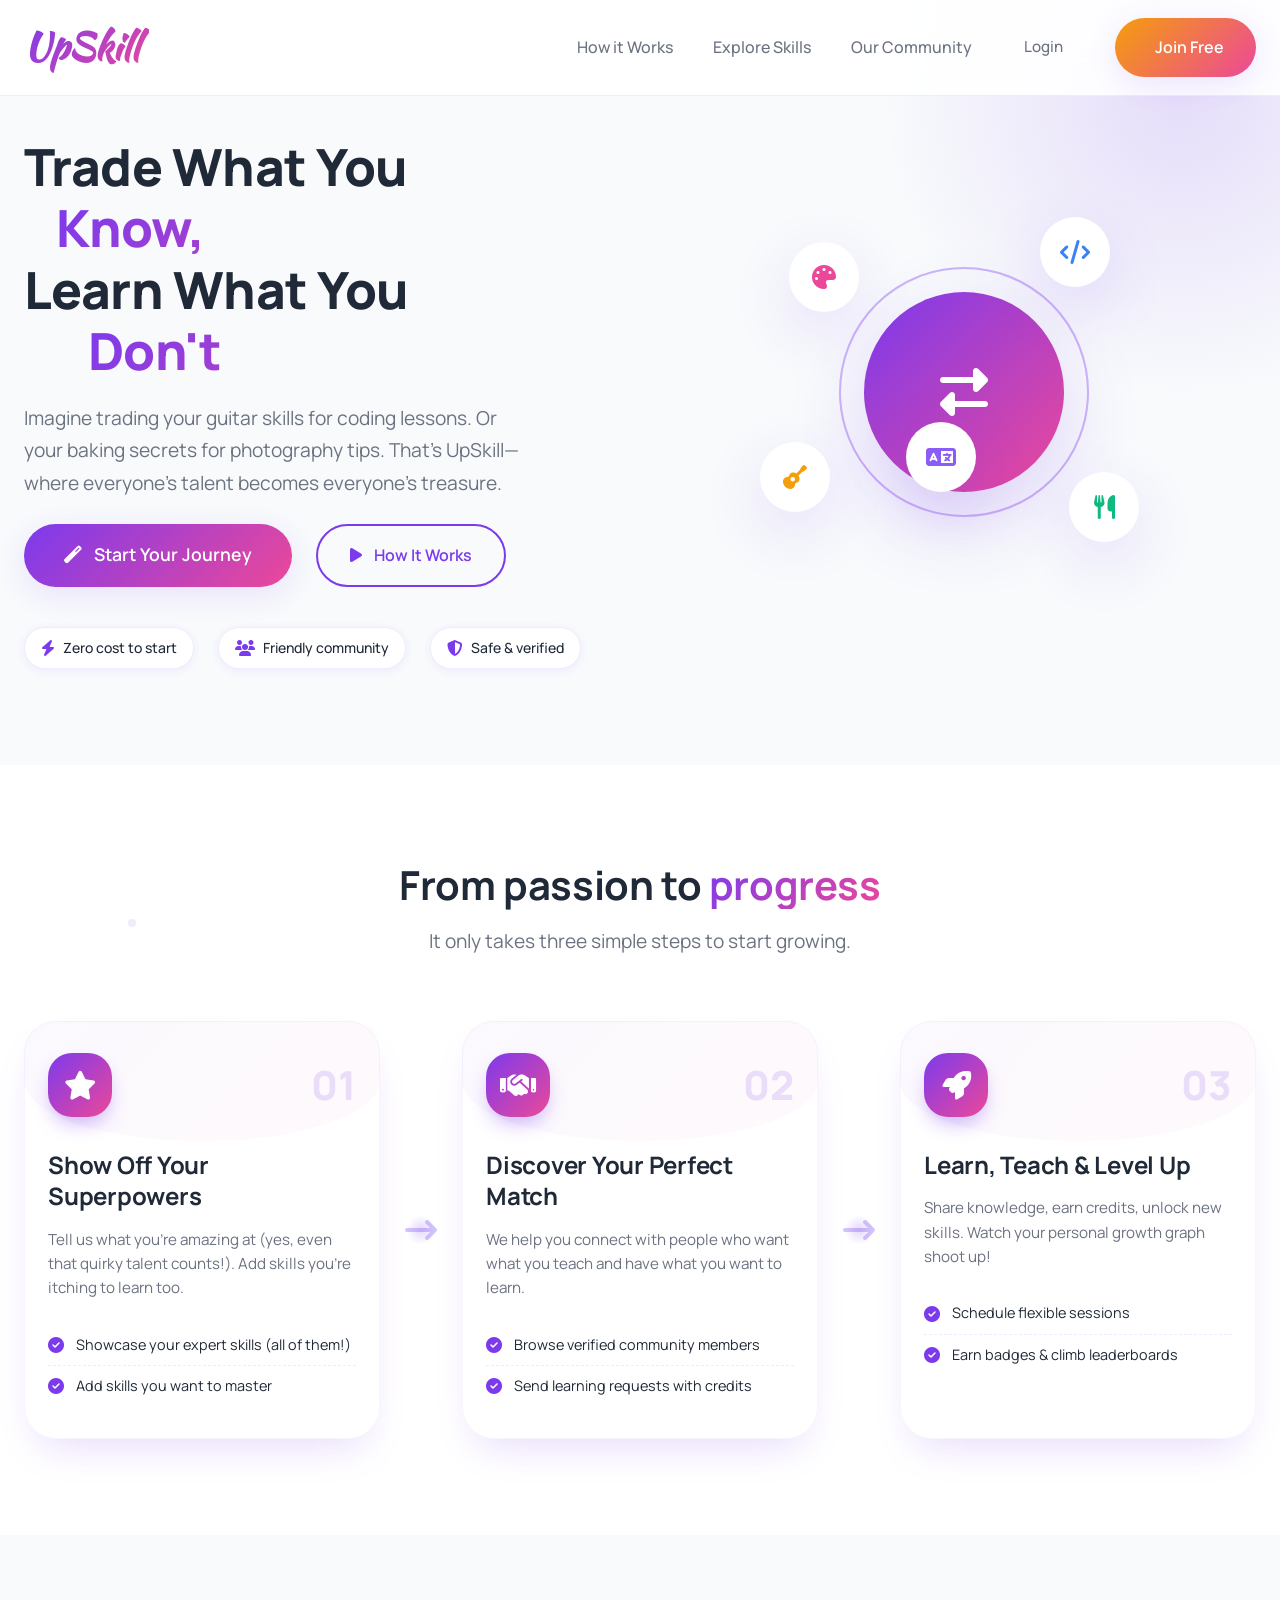
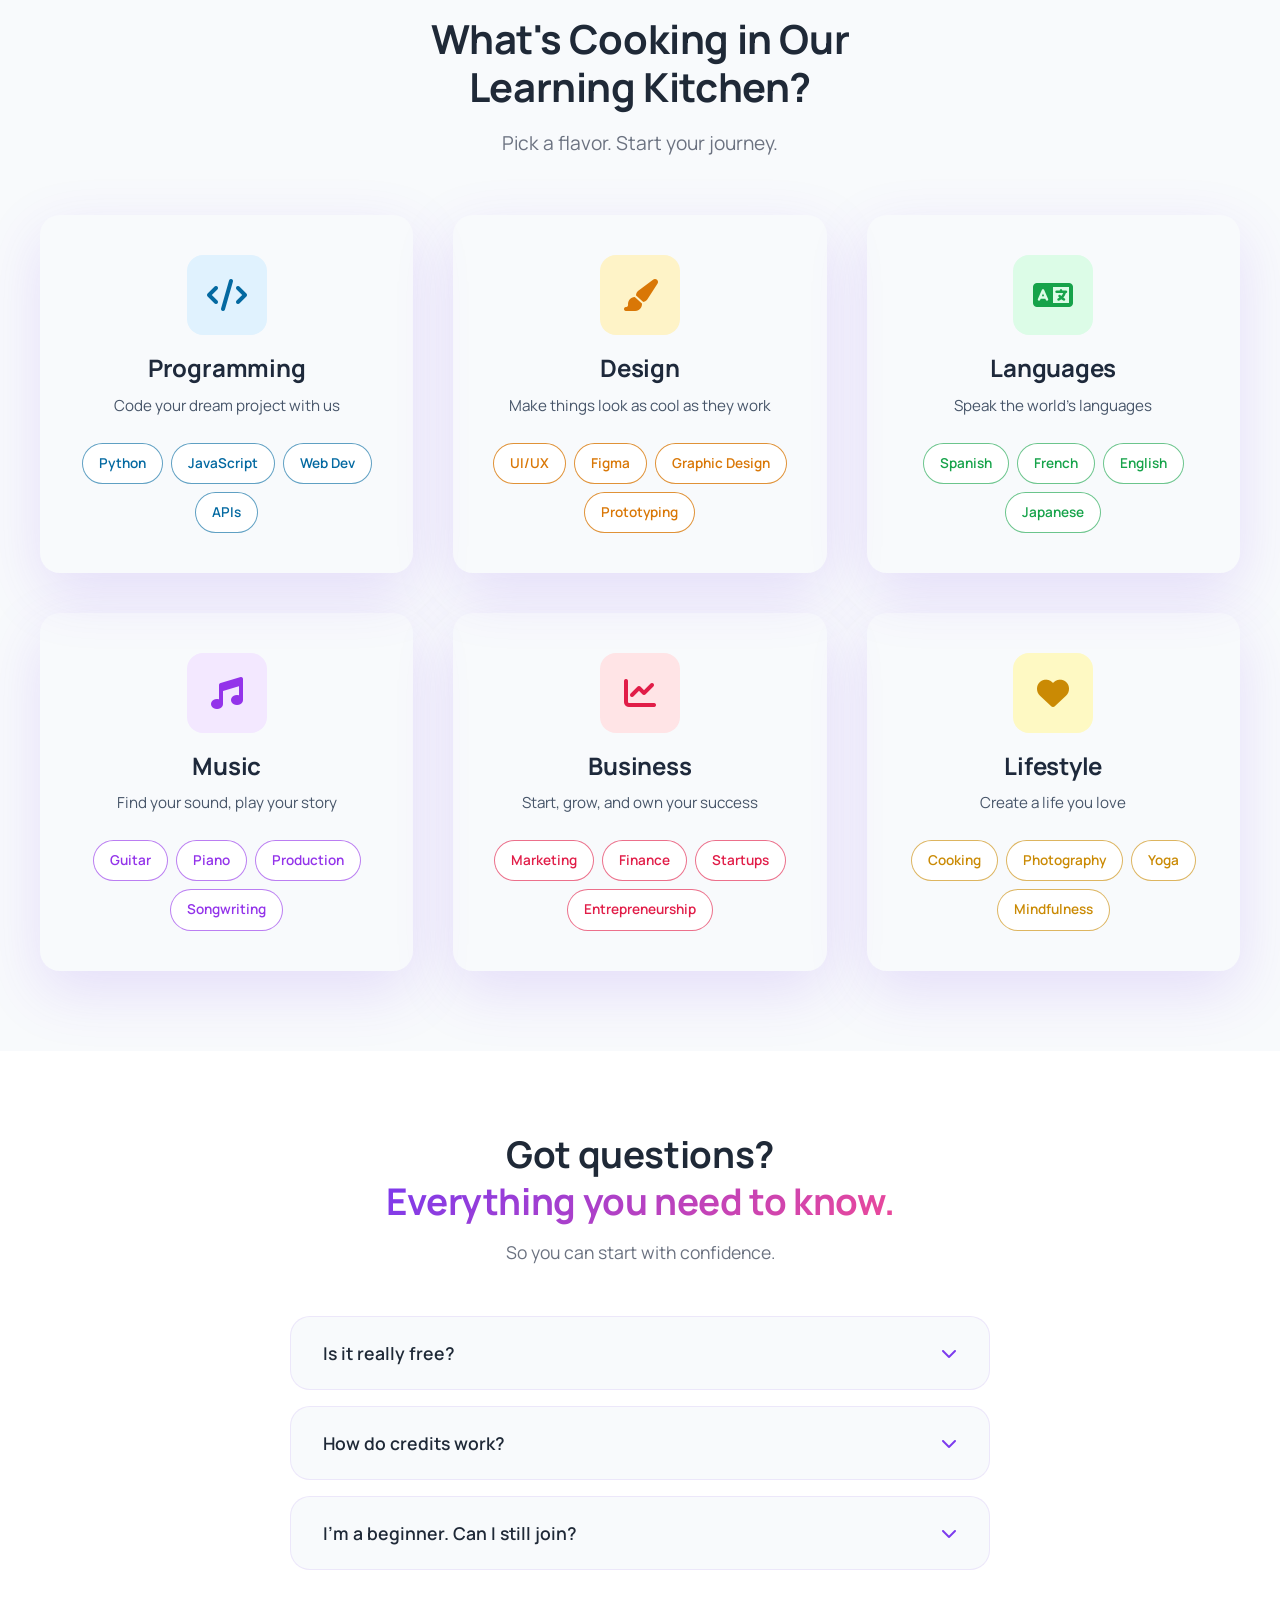
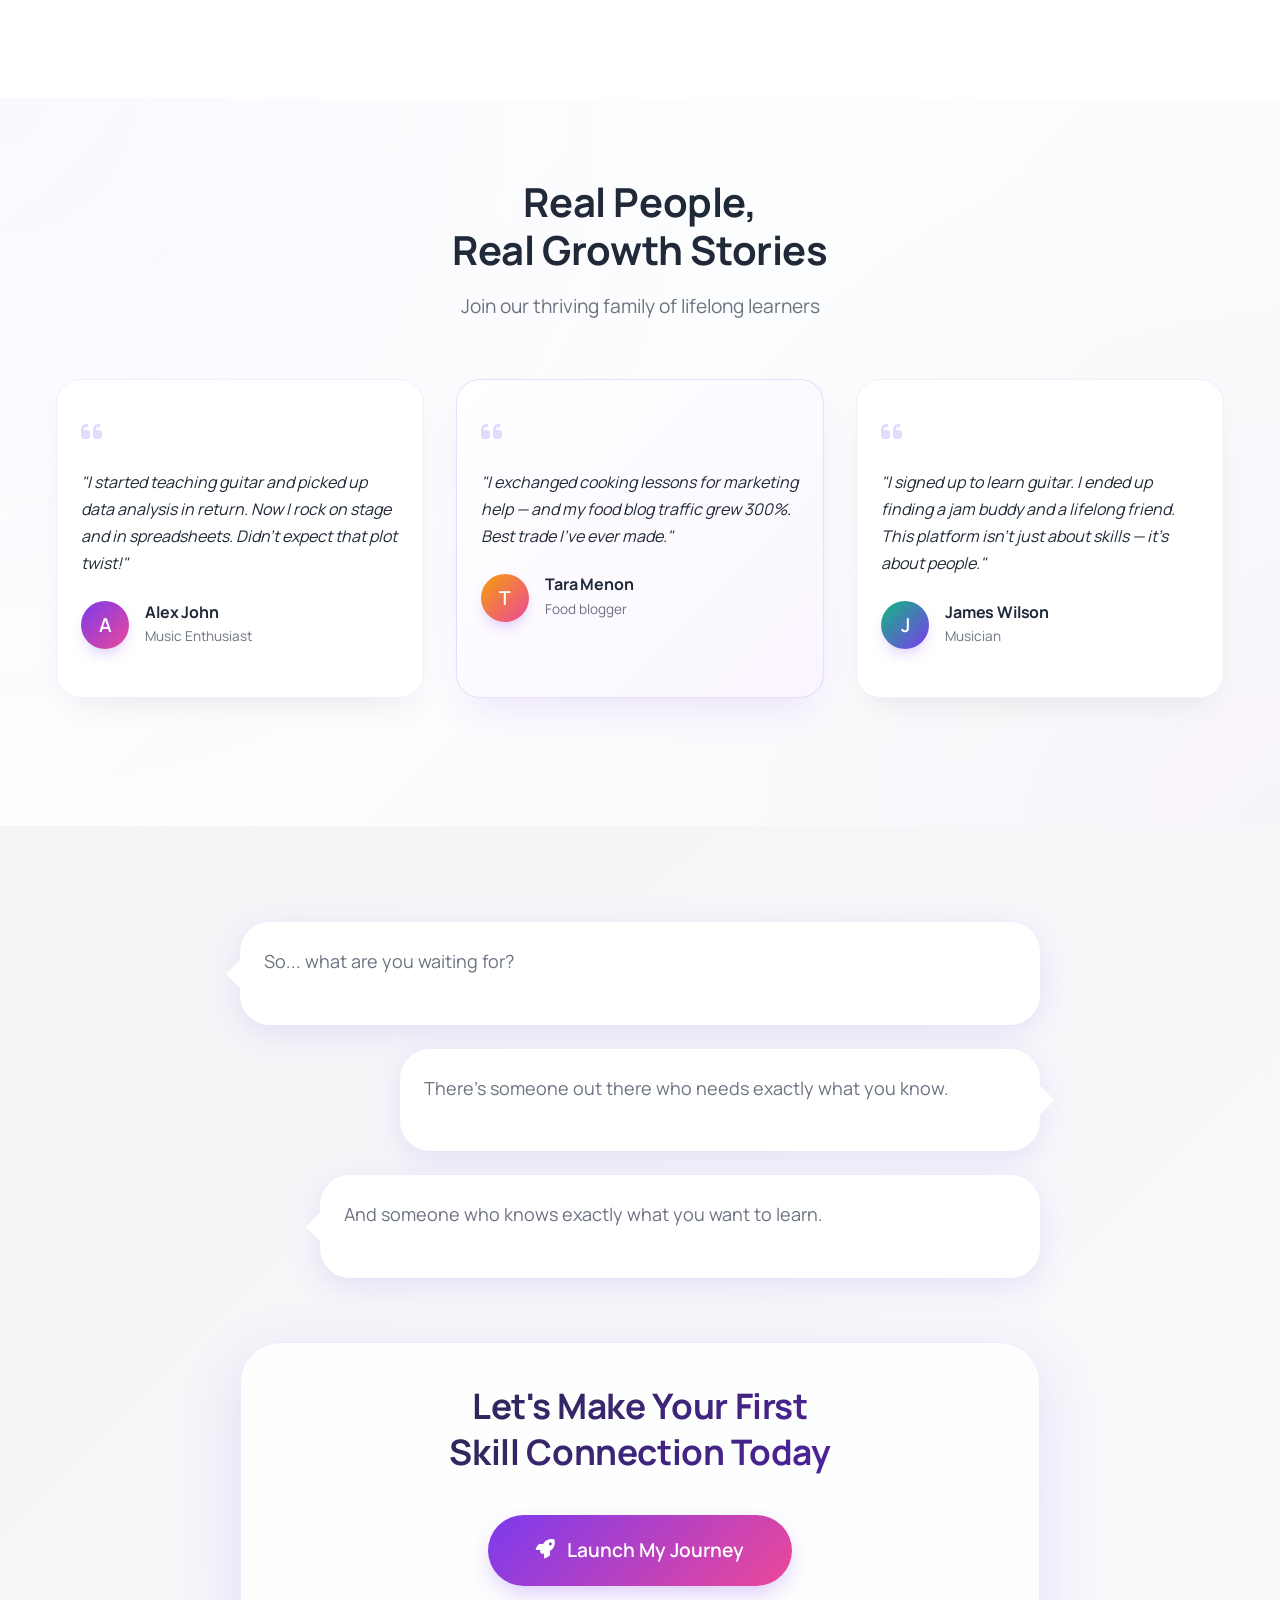
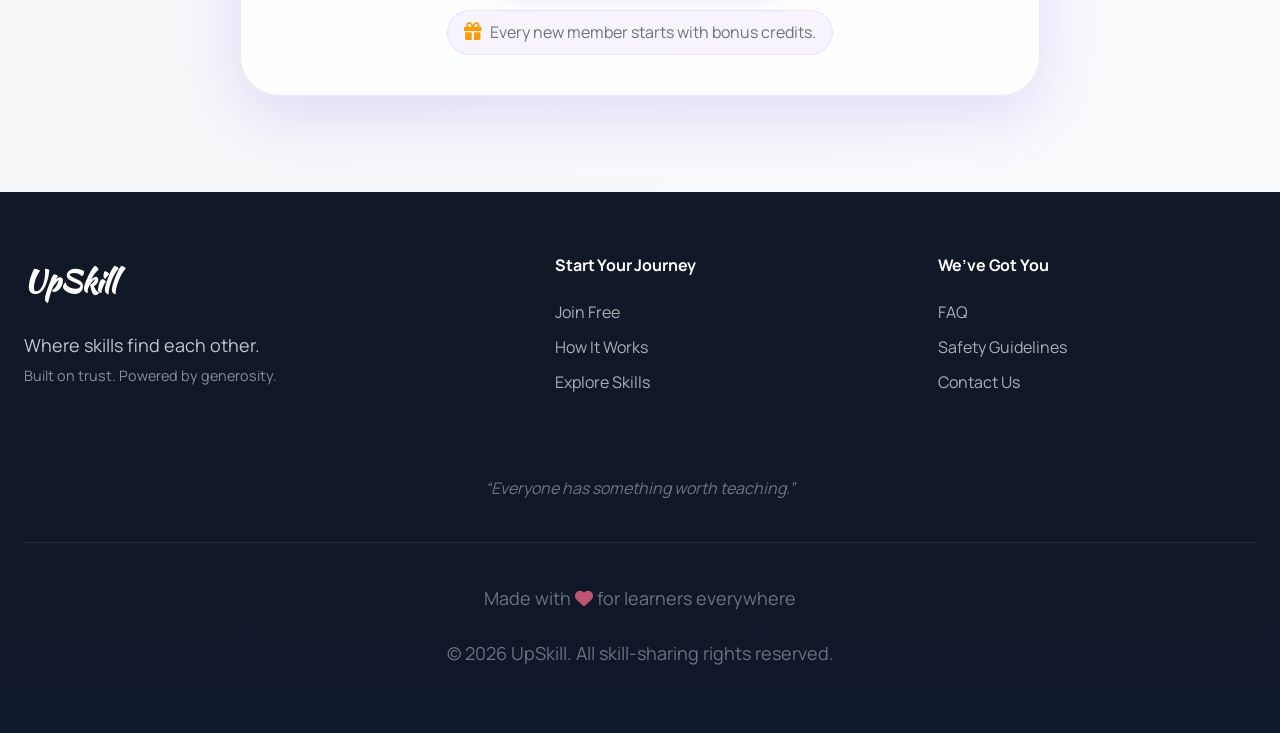
<file: frontend/index.html>
<!DOCTYPE html>
<html lang="en">

<head>
    <meta charset="UTF-8">
    <meta name="viewport" content="width=device-width, initial-scale=1.0">
    <title>UpSkill | Learn from Each Other, Grow Together</title>
    <link rel="stylesheet" href="./css/style.css">
    <!-- Fonts -->
    <link rel="preconnect" href="https://fonts.googleapis.com">
    <link rel="preconnect" href="https://fonts.gstatic.com" crossorigin>
    <link href="https://fonts.googleapis.com/css2?family=Manrope:wght@200..800&display=swap" rel="stylesheet">
    <link href="https://fonts.googleapis.com/css2?family=Kaushan+Script&display=swap" rel="stylesheet">

    <!-- Font Awesome -->
    <link rel="stylesheet" href="https://cdnjs.cloudflare.com/ajax/libs/font-awesome/6.4.0/css/all.min.css">



</head>

<body>
    <!-- Navigation -->
    <nav class="navbar">
        <div class="container">
            <a href="./index.html" class="logo">
    <span class="logo-text">UpSkill</span>
</a>
            <div class="navlinks">
                <a href="#how-it-works" class="nav-link">How it Works</a>
                <a href="#explore" class="nav-link">Explore Skills</a>
                <a href="#community" class="nav-link">Our Community</a>
                <a href="auth.html?mode=login" class="btn-login">Login</a>
                <a href="auth.html?mode=register" class="btn-cta pulse">
                    <i class="fas fa-sparkles"></i> Join Free
                </a>
            </div>
            <button class="menu-toggle" aria-label="Menu">
                <div class="hamburger">
                    <span></span>
                    <span></span>
                    <span></span>
                </div>
            </button>
        </div>
    </nav>

    <!-- ====== HERO SECTION ====== -->
    <section class="hero">
        <div class="container">
            <!-- Left Content -->
            <div class="hero-content">
                <h1 class="hero-title">
                    <span class="title-line">Trade What You</span>
                    <span class="title-line highlight">Know,</span>
                    <span class="title-line">Learn What You</span>
                    <span class="title-line highlight">Don't</span>
                </h1>

                <p class="hero-subtitle">
                    Imagine trading your guitar skills for coding lessons.
                    Or your baking secrets for photography tips.
                    That's UpSkill—where everyone's talent becomes everyone's treasure.
                </p>

                <div class="hero-actions">
                    <a href="auth.html?signup=true" class="btn-primary btn-hero">
                        <i class="fas fa-magic"></i> Start Your Journey
                    </a>
                    <a href="#how-it-works" class="btn-secondary">
                        <i class="fas fa-play"></i> How It Works
                    </a>
                </div>

                <div class="hero-features">
                    <div class="feature-chip">
                        <i class="fas fa-bolt"></i>
                        <span>Zero cost to start</span>
                    </div>
                    <div class="feature-chip">
                        <i class="fas fa-users"></i>
                        <span>Friendly community</span>
                    </div>
                    <div class="feature-chip">
                        <i class="fas fa-shield-alt"></i>
                        <span>Safe & verified</span>
                    </div>
                </div>
            </div>

            <!-- Right Visual - Floating Skill Icons -->
            <!-- Right Visual - Simple Floating Icons -->
            <div class="hero-visual">
                <div class="visual-container">
                    <div class="skill-orb orb-1" data-skill="Design">
                        <i class="fas fa-palette"></i>
                    </div>
                    <div class="skill-orb orb-2" data-skill="Code">
                        <i class="fas fa-code"></i>
                    </div>
                    <div class="skill-orb orb-3" data-skill="Music">
                        <i class="fas fa-guitar"></i>
                    </div>
                    <div class="skill-orb orb-4" data-skill="Cook">
                        <i class="fas fa-utensils"></i>
                    </div>
                    <div class="skill-orb orb-5" data-skill="Languages">
                        <i class="fas fa-language"></i>
                    </div>
                    <div class="central-circle">
                        <div class="pulse-ring"></div>
                        <div class="pulse-ring delay-1"></div>
                        <i class="fas fa-exchange-alt"></i>
                    </div>
                </div>
            </div>
        </div>
    </section>

    <!-- ====== HOW IT WORKS  ====== -->
    <section id="how-it-works" class="how-it-works-premium">
        <div class="container">
            <div class="section-header">
                <h2 class="section-title">
                    From passion to <span class="text-gradient">progress</span>
                </h2>
                <p class="section-subtitle">
                    It only takes three simple steps to start growing.
                </p>
            </div>

            <div class="steps-container">
                <!-- Step 1 -->
                <div class="step-card">
                    <div class="step-bg"></div>
                    <div class="step-content">
                        <div class="step-media">
                            <div class="icon-wrapper">
                                <i class="fas fa-star"></i>
                            </div>
                            <div class="step-number">01</div>
                        </div>
                        <h3>Show Off Your Superpowers</h3>
                        <p class="step-description">
                            Tell us what you're amazing at (yes, even that quirky talent counts!). Add skills you're
                            itching to learn too.
                        </p>
                        <ul class="step-list">
                            <li><i class="fas fa-circle-check"></i> Showcase your expert skills (all of them!)</li>
                            <li><i class="fas fa-circle-check"></i> Add skills you want to master</li>
                        </ul>
                    </div>
                </div>

                <!-- Arrow -->
                <div class="step-arrow">
                    <i class="fas fa-arrow-right-long"></i>
                    <div class="arrow-glow"></div>
                </div>

                <!-- Step 2 -->
                <div class="step-card">
                    <div class="step-bg"></div>
                    <div class="step-content">
                        <div class="step-media">
                            <div class="icon-wrapper">
                                <i class="fas fa-handshake"></i>
                            </div>
                            <div class="step-number">02</div>
                        </div>
                        <h3>Discover Your Perfect Match</h3>
                        <p class="step-description">
                            We help you connect with people who want what you teach and have what you want to learn.
                        </p>
                        <ul class="step-list">
                            <li><i class="fas fa-circle-check"></i> Browse verified community members</li>
                            <li><i class="fas fa-circle-check"></i> Send learning requests with credits</li>
                        </ul>
                    </div>
                </div>

                <!-- Arrow -->
                <div class="step-arrow">
                    <i class="fas fa-arrow-right-long"></i>
                    <div class="arrow-glow"></div>
                </div>

                <!-- Step 3 -->
                <div class="step-card">
                    <div class="step-bg"></div>
                    <div class="step-content">
                        <div class="step-media">
                            <div class="icon-wrapper">
                                <i class="fas fa-rocket"></i>
                            </div>
                            <div class="step-number">03</div>
                        </div>
                        <h3>Learn, Teach & Level Up</h3>
                        <p class="step-description">
                            Share knowledge, earn credits, unlock new skills. Watch your personal growth graph shoot up!
                        </p>
                        <ul class="step-list">
                            <li><i class="fas fa-circle-check"></i> Schedule flexible sessions</li>
                            <li><i class="fas fa-circle-check"></i> Earn badges & climb leaderboards</li>
                        </ul>
                    </div>
                </div>
            </div>

            <!-- Floating decoration -->
            <div class="floating-dots">
                <div class="dot"></div>
                <div class="dot"></div>
                <div class="dot"></div>
            </div>
        </div>
    </section>

<!-- ====== SKILLS SECTION ====== -->
<section id="explore" class="section featured-skills">
    <div class="container">
        <div class="section-header">
            <h2 class="section-title">
                What's Cooking in Our<br>Learning Kitchen?
            </h2>
            <p class="section-subtitle">
                Pick a flavor. Start your journey.
            </p>
        </div>

        <div class="skills-grid">

            <!-- Programming -->
            <div class="skill-card b1">
                <div class="skill-icon card-programming">
                    <i class="fas fa-code"></i>
                </div>
                <h3>Programming</h3>
                <p class="skill-line">Code your dream project with us</p>
                <div class="skill-tags">
                    <span>Python</span>
                    <span>JavaScript</span>
                    <span>Web Dev</span>
                    <span>APIs</span>
                </div>
            </div>

            <!-- Design -->
            <div class="skill-card b2">
                <div class="skill-icon card-design">
                    <i class="fas fa-paint-brush"></i>
                </div>
                <h3>Design</h3>
                <p class="skill-line">Make things look as cool as they work</p>
                <div class="skill-tags">
                    <span>UI/UX</span>
                    <span>Figma</span>
                    <span>Graphic Design</span>
                    <span>Prototyping</span>
                </div>
            </div>

            <!-- Languages -->
            <div class="skill-card b3">
                <div class="skill-icon card-language">
                    <i class="fas fa-language"></i>
                </div>
                <h3>Languages</h3>
                <p class="skill-line">Speak the world's languages</p>
                <div class="skill-tags">
                    <span>Spanish</span>
                    <span>French</span>
                    <span>English</span>
                    <span>Japanese</span>
                </div>
            </div>

            <!-- Music -->
            <div class="skill-card b4">
                <div class="skill-icon card-music">
                    <i class="fas fa-music"></i>
                </div>
                <h3>Music</h3>
                <p class="skill-line">Find your sound, play your story</p>
                <div class="skill-tags">
                    <span>Guitar</span>
                    <span>Piano</span>
                    <span>Production</span>
                    <span>Songwriting</span>
                </div>
            </div>

            <!-- Business -->
            <div class="skill-card b5">
                <div class="skill-icon card-business">
                    <i class="fas fa-chart-line"></i>
                </div>
                <h3>Business</h3>
                <p class="skill-line">Start, grow, and own your success</p>
                <div class="skill-tags">
                    <span>Marketing</span>
                    <span>Finance</span>
                    <span>Startups</span>
                    <span>Entrepreneurship</span>
                </div>
            </div>

            <!-- Lifestyle -->
            <div class="skill-card b6">
                <div class="skill-icon card-lifestyle">
                    <i class="fas fa-heart"></i>
                </div>
                <h3>Lifestyle</h3>
                <p class="skill-line">Create a life you love</p>
                <div class="skill-tags">
                    <span>Cooking</span>
                    <span>Photography</span>
                    <span>Yoga</span>
                    <span>Mindfulness</span>
                </div>
            </div>

        </div>
    </div>
</section>

<!-- ====== FAQ SECTION - VERTICAL ACCORDION ====== -->
<section class="faq-section">
    <div class="container">
        <div class="faq-header">
            <h2 class="faq-title">
                Got questions? <span class="text-gradient">Everything you need to know.</span>
            </h2>
            <p class="faq-subtitle">
                So you can start with confidence.
            </p>
        </div>

        <div class="faq-container">
            <!-- FAQ Item 1 -->
            <div class="faq-item">
                <button class="faq-question">
                    <span>Is it really free?</span>
                    <i class="fas fa-chevron-down"></i>
                </button>
                <div class="faq-answer">
                    <p>Yes! No subscriptions, no hidden fees. Just pure skill exchange — free to join, free to explore, free to connect.</p>
                </div>
            </div>

            <!-- FAQ Item 2 -->
            <div class="faq-item">
                <button class="faq-question">
                    <span>How do credits work?</span>
                    <i class="fas fa-chevron-down"></i>
                </button>
                <div class="faq-answer">
                    <p>Simple! Teach = earn credits. Learn = spend credits. Every skill costs 1 credit — fair for everyone. You get <span class="glow">5 free credits</span> to start!</p>
                </div>
            </div>
            
            <!-- FAQ Item 3 -->
            <div class="faq-item">
                <button class="faq-question">
                    <span>I'm a beginner. Can I still join?</span>
                    <i class="fas fa-chevron-down"></i>
                </button>
                <div class="faq-answer">
                    <p>Absolutely! Everyone starts somewhere. Your fresh perspective might be exactly what someone needs. Plus, teaching helps YOU learn better!</p>
                </div>
            </div>
        </div>
        
        
    </div>
</section>


    <!-- ====== TESTIMONIALS SECTION ====== -->
<section id="community" class="testimonials-section">
    <div class="container">
        <div class="section-header">
            <h2 class="section-title">
                Real People,<br>Real Growth Stories
            </h2>
            <p class="section-subtitle">
                Join our thriving family of lifelong learners
            </p>
        </div>

        <div class="testimonials-grid">
            <!-- Testimonial 1 - Transformation -->
            <div class="testimonial-card">
                <div class="quote-icon">
                    <i class="fas fa-quote-left"></i>
                </div>
                <p class="testimonial-text">
                    "I started teaching guitar and picked up data analysis in return. 
                    Now I rock on stage and in spreadsheets. Didn't expect that plot twist!"
                </p>
                <div class="testimonial-author">
                    <div class="author-avatar" style="background: linear-gradient(135deg, #7C3AED, #EC4899);">
                        <span>A</span>
                    </div>
                    <div class="author-info">
                        <h4>Alex John</h4>
                        <p>Music Enthusiast</p>
                    </div>
                </div>
            </div>

            <!-- Testimonial 2 - Tangible Results -->
            <div class="testimonial-card featured">
                <div class="quote-icon">
                    <i class="fas fa-quote-left"></i>
                </div>
                <p class="testimonial-text">
                    "I exchanged cooking lessons for marketing help — and my food blog traffic grew 300%. 
                    Best trade I've ever made."
                </p>
                <div class="testimonial-author">
                    <div class="author-avatar" style="background: linear-gradient(135deg, #F59E0B, #EC4899);">
                        <span>T</span>
                    </div>
                    <div class="author-info">
                        <h4>Tara Menon</h4>
                        <p>Food blogger</p>
                    </div>
                </div>
                
            </div>

            <!-- Testimonial 3 - Connection -->
            <div class="testimonial-card">
                <div class="quote-icon">
                    <i class="fas fa-quote-left"></i>
                </div>
                <p class="testimonial-text">
                    "I signed up to learn guitar. I ended up finding a jam buddy and a lifelong friend. 
                    This platform isn't just about skills — it's about people."
                </p>
                <div class="testimonial-author">
                    <div class="author-avatar" style="background: linear-gradient(135deg, #10B981, #7C3AED);">
                        <span>J</span>
                    </div>
                    <div class="author-info">
                        <h4>James Wilson</h4>
                        <p>Musician</p>
                    </div>
                </div>
            </div>
        </div>
    </div>
</section>

    
    <!-- Final CTA - Conversation Style -->
    <section class="section final-cta">
        <div class="container">
            <div class="cta-conversation">
                <div class="cta-bubble bubble-1">
                    <div class="bubble-content">
                        <p>So... what are you waiting for?</p>
                    </div>
                </div>

                <div class="cta-bubble bubble-2">
                    <div class="bubble-content">
                        <p>There's someone out there who needs exactly what you know.</p>
                    </div>
                </div>

                <div class="cta-bubble bubble-3">
                    <div class="bubble-content">
                        <p>And someone who knows exactly what you want to learn.</p>
                    </div>
                </div>

               <div class="cta-main">
    <h2>Let's Make Your First<br>Skill Connection Today</h2>
    <div class="cta-actions">
        <a href="auth.html?mode=register" class="btn-cta-large glow-effect">
            <i class="fas fa-rocket"></i> Launch My Journey
        </a>
        <p class="cta-note">
            <i class="fas fa-gift"></i> Every new member starts with bonus credits.
        </p>
    </div>
</div>
            </div>
        </div>
    </section>

    <!-- Footer -->
    <!-- ====== FOOTER ====== -->
<footer class="footer">
    <div class="container">

        <div class="footer-top">
            <!-- Brand Section -->
            <div class="footer-brand">
                <a href="index.html" class="logo">
                    <span>UpSkill</span>
                </a>

                <p class="footer-tagline">
                    Where skills find each other.<br>
                    <span class="soft-note">
                        Built on trust. Powered by generosity.
                    </span>
                </p>
            </div>

            <!-- Links Section -->
            <div class="footer-links">
                <div class="footer-column">
                    <h4>Start Your Journey</h4>
                    <a href="auth.html?mode=register">Join Free</a>
                    <a href="#how-it-works">How It Works</a>
                    <a href="#explore">Explore Skills</a>
                </div>

                <div class="footer-column">
                    <h4>We’ve Got You</h4>
                    <a href="#faq">FAQ</a>
                    <a href="#">Safety Guidelines</a>
                    <a href="#">Contact Us</a>
                </div>
            </div>
        </div>

        <!-- Soft Mission Line -->
        <p class="footer-quote">
            “Everyone has something worth teaching.”
        </p>

        <div class="footer-bottom">
            <p>Made with <i class="fas fa-heart heart-icon"></i> for learners everywhere</p>
            <p class="copyright">
                © 2026 UpSkill. All skill-sharing rights reserved.
            </p>
        </div>

    </div>
</footer>


    <script>
        // FAQ Accordion
const faqItems = document.querySelectorAll('.faq-item');

faqItems.forEach(item => {
    const question = item.querySelector('.faq-question');
    
    question.addEventListener('click', () => {
        // Close other items
        faqItems.forEach(otherItem => {
            if (otherItem !== item && otherItem.classList.contains('active')) {
                otherItem.classList.remove('active');
            }
        });
        
        // Toggle current
        item.classList.toggle('active');
    });
});
    </script>
</body>

</html>
</file>
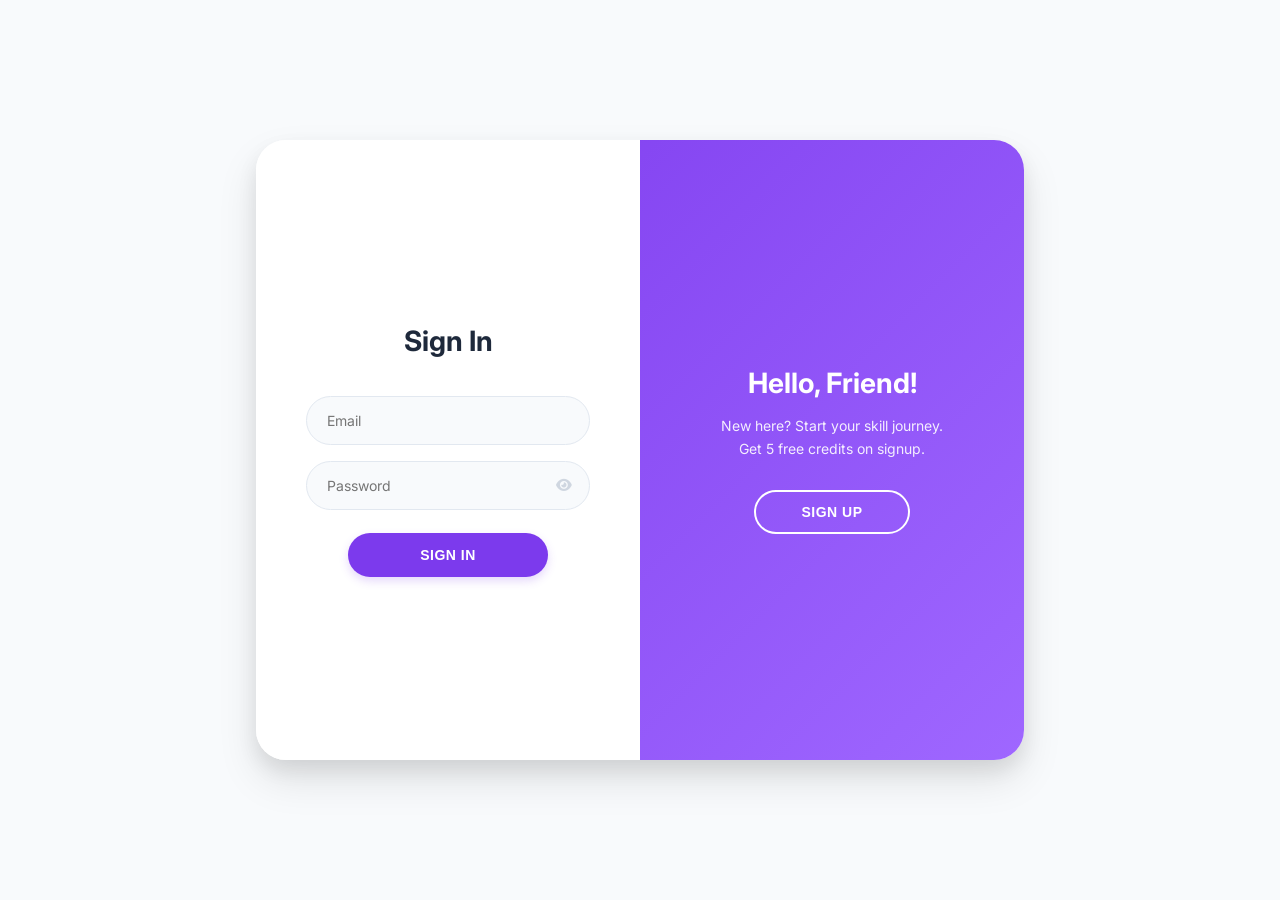
<file: frontend/auth.html>
<!DOCTYPE html>
<html lang="en">

<head>
    <meta charset="UTF-8">
    <meta name="viewport" content="width=device-width, initial-scale=1.0">
    <title>UpSkill · Sign In / Sign Up</title>

    <!-- Fonts & Icons -->
    <link rel="preconnect" href="https://fonts.googleapis.com">
    <link rel="preconnect" href="https://fonts.gstatic.com" crossorigin>
    <link
        href="https://fonts.googleapis.com/css2?family=Inter:opsz,wght@14..32,400;14..32,500;14..32,600;14..32,700&display=swap"
        rel="stylesheet">
    <link rel="stylesheet" href="https://cdnjs.cloudflare.com/ajax/libs/font-awesome/6.4.0/css/all.min.css">


    <link rel="stylesheet" href="../frontend/css/auth.css">

    
</head>

<body>
    <div class="auth-container" id="authContainer">
        <!-- SIGN UP PANEL (left) -->
        <div class="form-container sign-up-container">
            <form action="#" id="registerForm">
                <h1>Create Account</h1>
                <input type="text" id="regName" placeholder="Full Name" required />
                <input type="email" id="regEmail" placeholder="Email" required />
                <div class="password-wrapper">
                    <input type="password" id="regPassword" placeholder="Password" required />
                    <i class="fa-solid fa-eye toggle-password" id="toggleRegPass"></i>
                </div>

                <div class="password-wrapper">
                    <input type="password" id="regConfirmPassword" placeholder="Confirm Password" required />
                    <i class="fa-solid fa-eye toggle-password" id="toggleRegConfirmPass"></i>
                </div>
                <div class="password-rules" id="passwordRules">
                    Password must:
                    <ul>
                        <li id="ruleLength">Be at least 8 characters</li>
                        <li id="ruleUpper">Include one uppercase letter</li>
                        <li id="ruleLower">Include one lowercase letter</li>
                        <li id="ruleNumber">Include one number</li>
                    </ul>
                </div>
                <button type="submit" class="auth-btn">Sign Up</button>
            </form>
        </div>

        <!-- SIGN IN PANEL (right) -->
        <div class="form-container sign-in-container">
            <form action="#" id="loginForm">
                <h1>Sign In</h1>
                <input type="email" id="loginEmail" placeholder="Email" required />
                <div class="password-wrapper">
                    <input type="password" id="loginPassword" placeholder="Password" required />
                    <i class="fa-solid fa-eye toggle-password" id="toggleLoginPass"></i>
                </div>
                <button type="submit" class="auth-btn">Sign In</button>
            </form>
        </div>

        <!-- OVERLAY CONTAINER (the sliding part) -->
        <div class="overlay-container">
            <div class="overlay">
                <!-- LEFT OVERLAY (shown when Sign Up is active) -->
                <div class="overlay-panel overlay-left">
                    <h1>Welcome Back!</h1>
                    <p>Pick up right where you left off.</p>
                    <button class="ghost-btn" id="signInBtn">Sign In</button>
                </div>

                <!-- RIGHT OVERLAY (shown when Sign In is active) -->
                <div class="overlay-panel overlay-right">
                    <h1>Hello, Friend!</h1>
                    <p>New here? Start your skill journey.<br><span class="credit-highlight">Get 5 free credits on
                            signup.</span></p>
                    <button class="ghost-btn" id="signUpBtn">Sign Up</button>
                </div>
            </div>
        </div>
    </div>

    <script>
    // Toggle between Sign In and Sign Up
    const signUpBtn = document.getElementById('signUpBtn');
    const signInBtn = document.getElementById('signInBtn');
    const authContainer = document.getElementById('authContainer');

    // ===== URL MODE DETECTION =====

const params = new URLSearchParams(window.location.search);
const mode = params.get("mode");

if (mode === "register") {
    authContainer.classList.add("right-panel-active");
} else if (mode === "login") {
    authContainer.classList.remove("right-panel-active");
}

//  clean URL after applying mode
window.history.replaceState({}, document.title, "auth.html");

    signUpBtn.addEventListener('click', () => {
        authContainer.classList.add('right-panel-active');
    });

    signInBtn.addEventListener('click', () => {
        authContainer.classList.remove('right-panel-active');
    });

    const API_BASE = "http://127.0.0.1:5000";

    // ===== PASSWORD VALIDATION =====

    const regPasswordInput = document.getElementById("regPassword");
    const passwordRules = document.getElementById("passwordRules");

    function validatePassword(password) {
        const lengthValid = password.length >= 8;
        const upperValid = /[A-Z]/.test(password);
        const lowerValid = /[a-z]/.test(password);
        const numberValid = /[0-9]/.test(password);

        toggleRule("ruleLength", lengthValid);
        toggleRule("ruleUpper", upperValid);
        toggleRule("ruleLower", lowerValid);
        toggleRule("ruleNumber", numberValid);

        return lengthValid && upperValid && lowerValid && numberValid;
    }

    function toggleRule(id, isValid) {
        const el = document.getElementById(id);
        el.classList.remove("valid", "invalid");
        el.classList.add(isValid ? "valid" : "invalid");
    }

    // Show rules on focus
    regPasswordInput.addEventListener("focus", function () {
        passwordRules.classList.add("active");
    });

    // Hide rules if empty
    regPasswordInput.addEventListener("blur", function () {
        if (!this.value) {
            passwordRules.classList.remove("active");
            this.style.borderColor = "#e2e8f0";
        }
    });

    // Live validation
    regPasswordInput.addEventListener("input", function () {
        const isValid = validatePassword(this.value);

        if (!this.value) {
            this.style.borderColor = "#e2e8f0";
        } else {
            this.style.borderColor = isValid ? "#10b981" : "#ef4444";
        }
    });

    // ===== PASSWORD EYE TOGGLE =====

    function setupPasswordToggle(inputId, iconId) {
        const input = document.getElementById(inputId);
        const icon = document.getElementById(iconId);

        icon.addEventListener("click", function () {
            const isPassword = input.type === "password";
            input.type = isPassword ? "text" : "password";

            icon.classList.toggle("fa-eye");
            icon.classList.toggle("fa-eye-slash");
        });
    }

    setupPasswordToggle("regPassword", "toggleRegPass");
    setupPasswordToggle("regConfirmPassword", "toggleRegConfirmPass");
    setupPasswordToggle("loginPassword", "toggleLoginPass");

    // ===== REGISTER =====

    document.getElementById("registerForm").addEventListener("submit", async (e) => {
        e.preventDefault();

        const name = document.getElementById("regName").value.trim();
        const email = document.getElementById("regEmail").value.trim();
        const password = document.getElementById("regPassword").value;
        const confirmPassword = document.getElementById("regConfirmPassword").value;

        if (!validatePassword(password)) {
            alert("Password does not meet requirements.");
            return;
        }

        if (password !== confirmPassword) {
            alert("Passwords do not match.");
            return;
        }

        const response = await fetch(`${API_BASE}/register`, {
            method: "POST",
            headers: { "Content-Type": "application/json" },
            body: JSON.stringify({ name, email, password })
        });

        const data = await response.json();

        if (response.ok) {
    alert(data.message + "  Please sign in.");

    // Switch to Sign In panel
    authContainer.classList.remove('right-panel-active');

    // Auto-fill email in login form
    document.getElementById("loginEmail").value = email;

    //  clear register form
    document.getElementById("registerForm").reset();
} else {
            alert(data.error);
        }
    });

    // ===== LOGIN =====

    document.getElementById("loginForm").addEventListener("submit", async (e) => {
        e.preventDefault();

        const email = document.getElementById("loginEmail").value;
        const password = document.getElementById("loginPassword").value;

        const response = await fetch(`${API_BASE}/login`, {
            method: "POST",
            headers: { "Content-Type": "application/json" },
            body: JSON.stringify({ email, password })
        });

        const data = await response.json();

        if (response.ok) {
            localStorage.setItem("user", JSON.stringify(data));
            window.location.href = "dashboard.html";
        } else {
            alert(data.error);
        }
    });
</script>
</body>

</html>

<!-- Accounts with Passwords
    1. sofia@gmail.com - sofia12345
    2. rohan@gmail.com - 123456
    3. test@gmail.com - Test@123456!
    4. blaire@gmail.com - password123
    5. alex@gmail.com - password456
    6. tara@gmail.com - tara240
    7. arjun01@gmail.com - Arjun@123
    -->
</file>
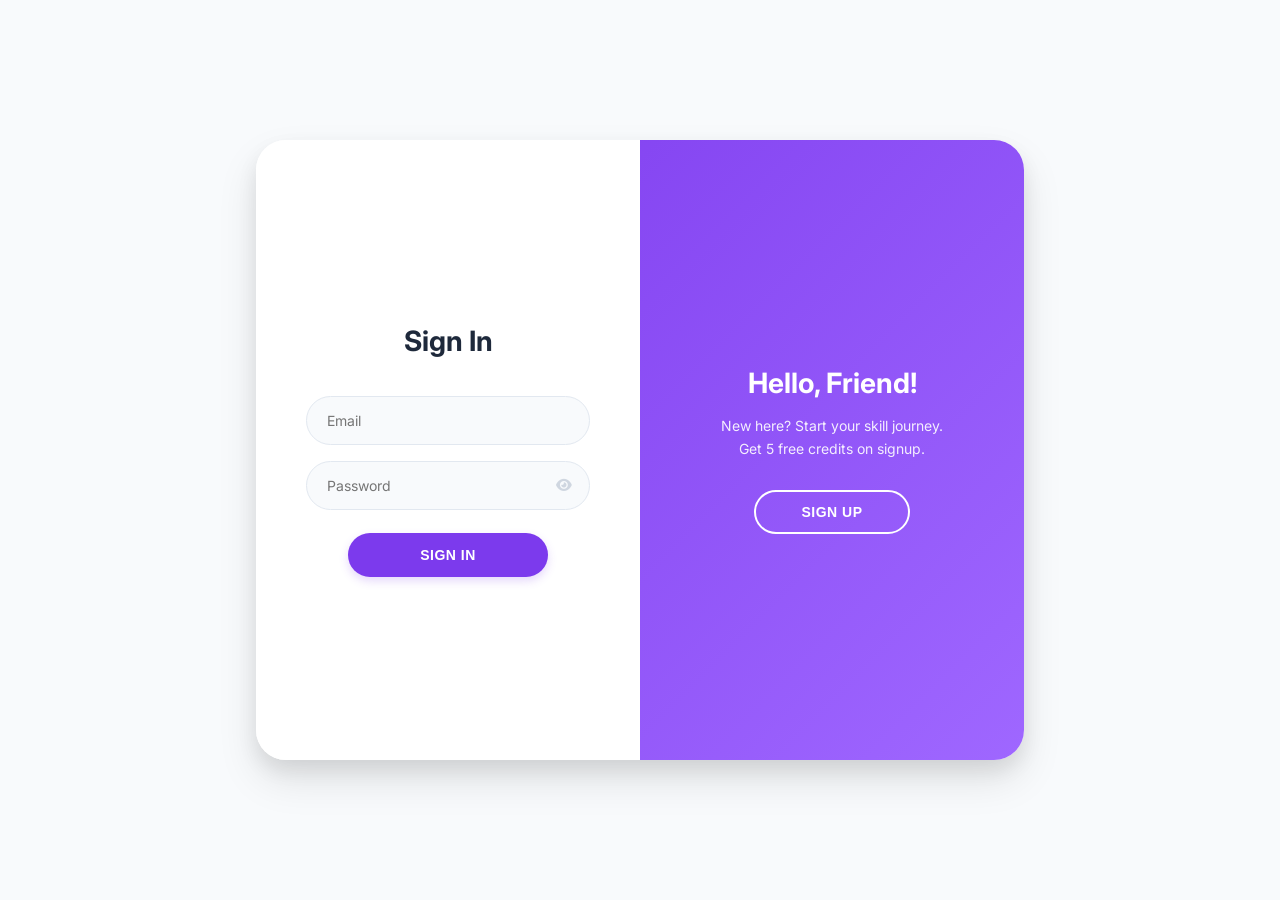
<file: frontend/browse.html>
<!DOCTYPE html>
<html lang="en">

<head>
    <meta charset="UTF-8">
    <meta name="viewport" content="width=device-width, initial-scale=1.0">
    <title>UpSkill · Browse Mentors</title>
    <!-- Fonts & Icons -->
    <link rel="preconnect" href="https://fonts.googleapis.com">
    <link rel="preconnect" href="https://fonts.gstatic.com" crossorigin>
    <link href="https://fonts.googleapis.com/css2?family=Manrope:wght@200..800&display=swap" rel="stylesheet">
    <link href="https://fonts.googleapis.com/css2?family=Kaushan+Script&display=swap" rel="stylesheet">
    <link rel="stylesheet" href="https://cdnjs.cloudflare.com/ajax/libs/font-awesome/6.4.0/css/all.min.css">
    <link rel="stylesheet" href="../frontend/css/dashboard.css">
</head>

<body>
    <!-- ====== NAVIGATION ====== -->
    <nav class="dashboard-nav">
        <div class="container">
            <a href="./dashboard.html" class="logo">
    <span class="logo-text">UpSkill</span>
</a>

            <div class="nav-links">
                <a href="./dashboard.html" class="nav-link">Dashboard</a>
                <a href="./browse.html" class="nav-link active">Browse</a>
                <a href="./requests.html" class="nav-link">Requests</a>
            </div>

            <div class="user-actions">
                <div class="credits-chip">
                    <i class="fas fa-bolt"></i>
                    <span>cr <span class="credit-amount" id="navCredits">5</span></span>
                </div>

                <div class="profile-dropdown" id="profileDropdown">
                    <button class="avatar-btn" id="avatarBtn">
                        <div class="avatar-initials" id="avatarInitials" style="background: #7C3AED;"></div>
                        <span class="avatar-name">
                            <span id="navName"></span>
                            <i class="fas fa-chevron-down"></i>
                        </span>
                    </button>

                    <div class="dropdown-menu">
                        <div class="dropdown-identity">
                            <div class="dropdown-avatar-initials" id="dropdownInitials" style="background: #7C3AED;">
                            </div>
                            <div class="identity-details">
                                <div class="identity-name" id="dropdownName"></div>
                                <div class="identity-skills"></div>
                            </div>
                        </div>

                        <div class="dropdown-actions">
                            <a href="./profile.html" class="dropdown-item">
                                <i class="fas fa-eye"></i> View Profile
                            </a>
                        </div>

                        <div class="dropdown-logout">
                            <form method="POST" action="/logout" style="width:100%;">
                                <button type="submit" class="logout-btn">
                                    <i class="fas fa-sign-out-alt"></i> Log Out
                                </button>
                            </form>
                        </div>
                    </div>
                </div>
            </div>
        </div>
    </nav>



    <!-- ====== BROWSE MAIN CONTENT ====== -->
    <main class="browse-container">
        <!-- Page Header -->
        <div class="browse-header">
            <div class="header-content">
                <h1>Find your mentor</h1>
                <p>Browse skilled people ready to share their knowledge and skills with you.</p>
            </div>
        </div>

        <!-- Search & Filter Bar -->
        <div class="search-section">
            <div class="search-wrapper">
                <i class="fas fa-search search-icon"></i>
                <input type="text" class="search-input" id="searchInput" placeholder="Search by name or skill...">
            </div>

            <div class="filter-wrapper">
                <select class="filter-select" id="categorySelect">
                    <option value="all">All Categories</option>
                    <option value="programming">Programming</option>
                    <option value="design">Design</option>
                    <option value="language">Language</option>
                    <option value="music">Music</option>
                    <option value="business">Business</option>
                    <option value="lifestyle">Lifestyle</option>
                </select>

                <select class="filter-select" id="sortSelect">
                    <option value="name">Sort by Name</option>
                    
                </select>
            </div>
        </div>

        <!-- Results Count -->
        <div class="results-header">
            <div class="results-count">
                <span id="teachersCount">6</span> mentors available
            </div>
            <div class="results-filters-active" id="activeFilters"></div>
        </div>

        <!-- Teachers Table -->
        <div class="teachers-table-container">
            <table class="teachers-table">
                <thead>
                    <tr>
                        <th>Mentor</th>
                        <th>Skill</th>
                        <th>Category</th>
                        <th>Credits</th>
                        <th>Action</th>
                    </tr>
                </thead>
                <tbody id="teachersTableBody">
                </tbody>
            </table>
        </div>

        <!-- Empty State (hidden by default) -->
        <div class="empty-state" id="emptyState" style="display: none;">
            <div class="empty-icon">
                <i class="fas fa-search"></i>
            </div>
            <h3>No mentors found</h3>
            <p>Try adjusting your search or filter</p>
            <button class="clear-filters-btn" onclick="clearFilters()">
                <i class="fas fa-times"></i> Clear Filters
            </button>
        </div>
    </main>

    <!-- Success Popup -->
    <div class="popup-overlay" id="requestPopup" style="display: none;">
        <div class="popup-content">
            <div class="popup-icon">
                <i class="fas fa-check-circle"></i>
            </div>
            <h3>Request Sent!</h3>
            <p id="popupMessage">Your request has been sent to <span id="popupTeacher"></span> for <span
                    id="popupSkill"></span></p>
            <div class="popup-actions">
                <button class="popup-btn" onclick="closePopup()">OK</button>
                <a href="./requests.html" class="popup-link">View Requests →</a>
            </div>
        </div>
    </div>

    <script src="./js/script.js"></script>
</body>

</html>
</file>
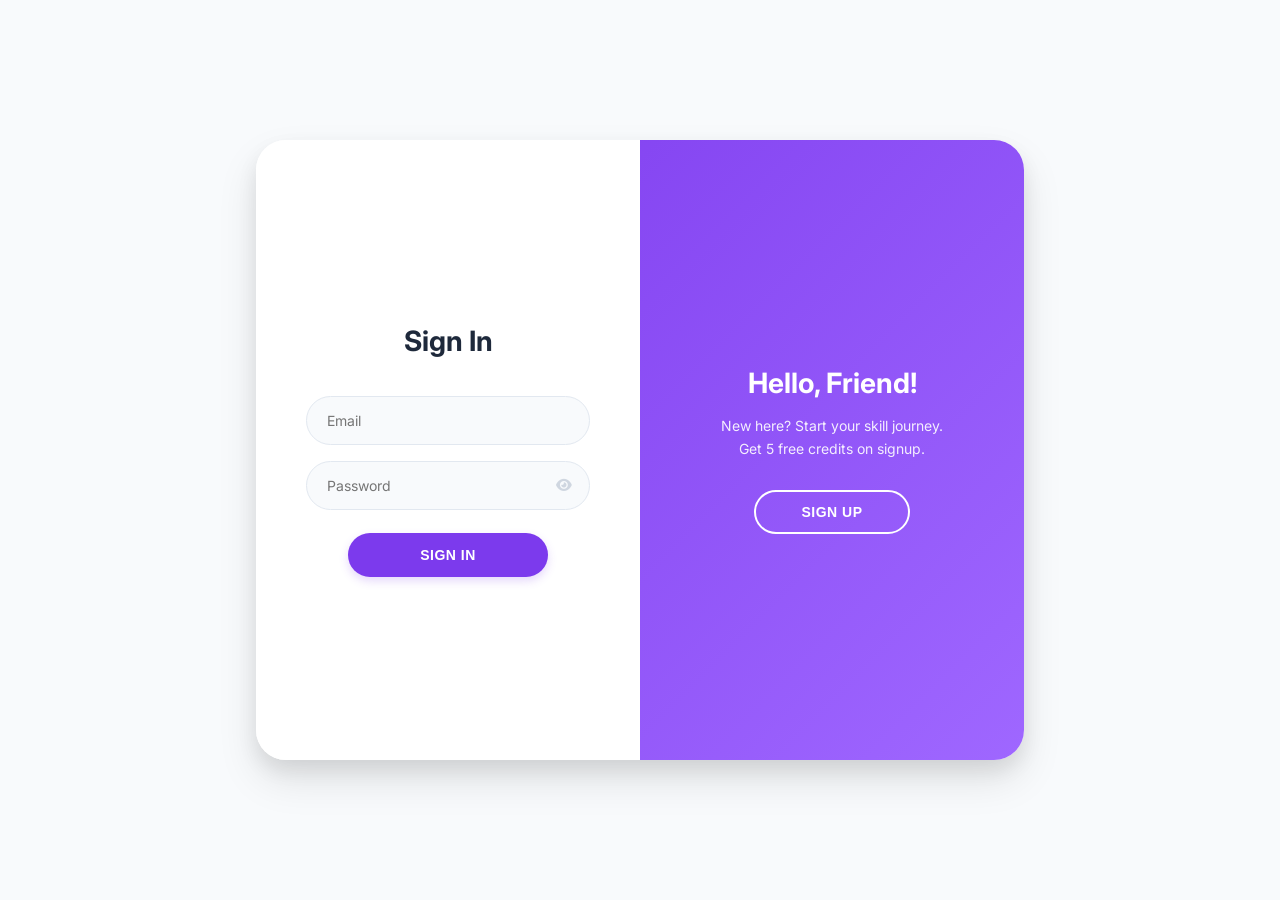
<file: frontend/dashboard.html>
<!DOCTYPE html>
<html lang="en">

<head>
    <meta charset="UTF-8">
    <meta name="viewport" content="width=device-width, initial-scale=1.0">
    <title>UpSkill · Dashboard</title>
    <!-- Fonts & Icons  -->
    <link rel="preconnect" href="https://fonts.googleapis.com">
    <link rel="preconnect" href="https://fonts.gstatic.com" crossorigin>
    <link href="https://fonts.googleapis.com/css2?family=Manrope:wght@200..800&display=swap" rel="stylesheet">
    <link href="https://fonts.googleapis.com/css2?family=Kaushan+Script&display=swap" rel="stylesheet">
    <link rel="stylesheet" href="https://cdnjs.cloudflare.com/ajax/libs/font-awesome/6.4.0/css/all.min.css">
    <link rel="stylesheet" href="./css/dashboard.css">
</head>

<body>
    <!-- ====== DASHBOARD NAVIGATION ====== -->
    <nav class="dashboard-nav">
        <div class="container">
            <!-- Logo  -->
             <a href="./dashboard.html" class="logo">
    <span class="logo-text">UpSkill</span>
</a>

            <!-- Main Nav: Dashboard, Browse, Requests -->
            <div class="nav-links">
                <a href="./dashboard.html" class="nav-link active">Dashboard</a>
                <a href="browse.html" class="nav-link">Browse</a>
                <a href="./requests.html" class="nav-link">Requests</a>
            </div>

            <!-- Right side: Credits + Profile Dropdown -->
            <div class="user-actions">
                <!-- Credits chip: [5cr] -->
                <div class="credits-chip">
                    <i class="fas fa-bolt"></i>
                    <span>cr <span class="credit-amount" id="navCredits">5</span></span>
                </div>

                <!-- ===== PROFILE DROPDOWN ===== -->
              
                <div class="profile-dropdown" id="profileDropdown">
                   
                   
                    <button class="avatar-btn" id="avatarBtn">
                        <div class="avatar-initials" id="avatarInitials" style="background: #7C3AED;">AC</div>
                        <span class="avatar-name">
                            <span id="navName">Alex</span>
                            <i class="fas fa-chevron-down"></i>
                        </span>
                    </button>

                   

                    <!-- DROPDOWN MENU (exact spec) -->
                    <div class="dropdown-menu">
                        <!-- TOP: identity preview (larger avatar, full name, top skills) -->
                        <div class="dropdown-identity">
                            <!-- Must match avatar state. For initials: -->
                            <div class="dropdown-avatar-initials" id="dropdownInitials" style="background: #7C3AED;">AC
                            </div>
                            <!-- if photo: <img class="dropdown-avatar" src="..."> -->
                            <!-- if fallback: <div class="dropdown-avatar-icon"><i class="fas fa-user-circle"></i></div> -->
                            <div class="identity-details">
                                <div class="identity-name" id="dropdownName">Alex Chen</div>
                                <div class="identity-skills">
                                    <span>Python</span>
                                    <span>•</span>
                                    <span>Guitar</span>
                                </div>
                            </div>
                        </div>

                        <!-- MIDDLE: View Profile / Quick Edit -->
                        <div class="dropdown-actions">
                            <a href="./profile.html" class="dropdown-item">
                                <i class="fas fa-eye"></i> View Profile
                            </a>
                        </div>

                        <!-- BOTTOM: Logout (exact) -->
                        <div class="dropdown-logout">
                            <form method="POST" action="/logout" style="width:100%;">
                                <!-- in real app this is a POST; demo uses button that mimics -->
                                <button type="submit" class="logout-btn">
                                    <i class="fas fa-sign-out-alt"></i> Log Out
                                </button>
                            </form>
                        </div>
                    </div>
                </div>
            </div>
        </div>
    </nav>

    

  

    <main class="dashboard-main">
        <div class="container">

            <!-- ====== WELCOME MESSAGE + CREDITS (exactly as spec) ====== -->
            <div class="welcome-card">
                <div class="welcome-message">
                    <div class="welcome-text">
                        <h1 id="welcomeName">Welcome back!</h1>
                        <p>Ready to trade skills today ? <span style="font-weight: 800; color: var(--primary);"> Let's
                                go!</span></p>
                    </div>
                </div>
                <div class="credit-capsule">
                    <i class="fas fa-coins"></i>
                    <span>Your balance:</span>
                    <span class="credit-amount-lg" id="bigCredits">5 Credits</span>
                </div>
            </div>

            <!-- ====== YOUR IMPACT AT A GLANCE (4 stats) ====== -->
            <div class="impact-section">
                <div class="section-label">
                    <i class="fas fa-chart-simple"></i>
                    <h2> YOUR IMPACT AT A GLANCE</h2>
                </div>

                <div class="stats-grid">
                    <!-- Stat 1: Offering -->
                    <div class="stat-card stat-offer">
                        <div class="stat-icon"><i class="fas fa-bolt"></i></div>
                        <div class="stat-label">Offering</div>
                        <div class="stat-value" id="statOffering">0</div>
                    </div>
                    <!-- Stat 2: Want -->
                    <div class="stat-card stat-want">
                        <div class="stat-icon"><i class="fas fa-graduation-cap"></i></div>
                        <div class="stat-label">Learning</div>
                        <div class="stat-value" id="statLearning">0</div>
                    </div>
                    <!-- Stat 3: Sent Requests -->
                    <div class="stat-card stat-sent">
                        <div class="stat-icon"><i class="fas fa-paper-plane"></i></div>
                        <div class="stat-label">Sent</div>
                        <div class="stat-value" id="statSent">0</div>
                    </div>
                    <!-- Stat 4: Received Requests -->
                    <div class="stat-card stat-rec">
                        <div class="stat-icon"><i class="fas fa-inbox"></i></div>
                        <div class="stat-label">Received</div>
                        <div class="stat-value" id="statReceived">0</div>
                    </div>
                </div>
            </div>

            <!-- ====== QUICK ACTIONS (2 rows of 2 = 4 cards) ====== -->
            <div class="quick-actions-section">
                <div class="section-label">
                    <i class="fas fa-bolt" style="color: var(--secondary);"></i>
                    <h2> QUICK ACTIONS</h2>
                </div>

                <div class="quick-actions-grid">
                    <!-- Card 1: OFFER A SKILL -->
                    <a href="./profile.html#offer" class="action-card action-offer">
                        <div class="action-icon">
                            <i class="fas fa-plus-circle"></i>
                        </div>
                        <div class="action-title"> OFFER A SKILL</div>
                        <div class="action-desc">Share your expertise</div>
                    </a>

                    <!-- Card 2: FIND A SKILL -->
                    <a href="./browse.html" class="action-card action-find">
                        <div class="action-icon">
                            <i class="fas fa-magnifying-glass"></i>
                        </div>
                        <div class="action-title"> FIND A SKILL</div>
                        <div class="action-desc">Learn from others</div>
                    </a>

                    <!-- Card 3: MY REQUESTS -->
                    <a href="./requests.html" class="action-card action-requests">
                        <div class="action-icon">
                            <i class="fas fa-clipboard-list"></i>
                        </div>
                        <div class="action-title"> MY REQUESTS</div>
                        <div class="action-desc">View & manage</div>
                    </a>

                    <!-- Card 4: MANAGE PROFILE -->
                    <a href="./profile.html" class="action-card action-profile">
                        <div class="action-icon">
                            <i class="fas fa-user-cog"></i>
                        </div>
                        <div class="action-title"> MANAGE PROFILE</div>
                        <div class="action-desc">Edit skills & details</div>
                    </a>
                </div>


            </div>

        </div>
    </main>

   
    <script src="./js/script.js"></script>

 
    
</body>

</html>
</file>
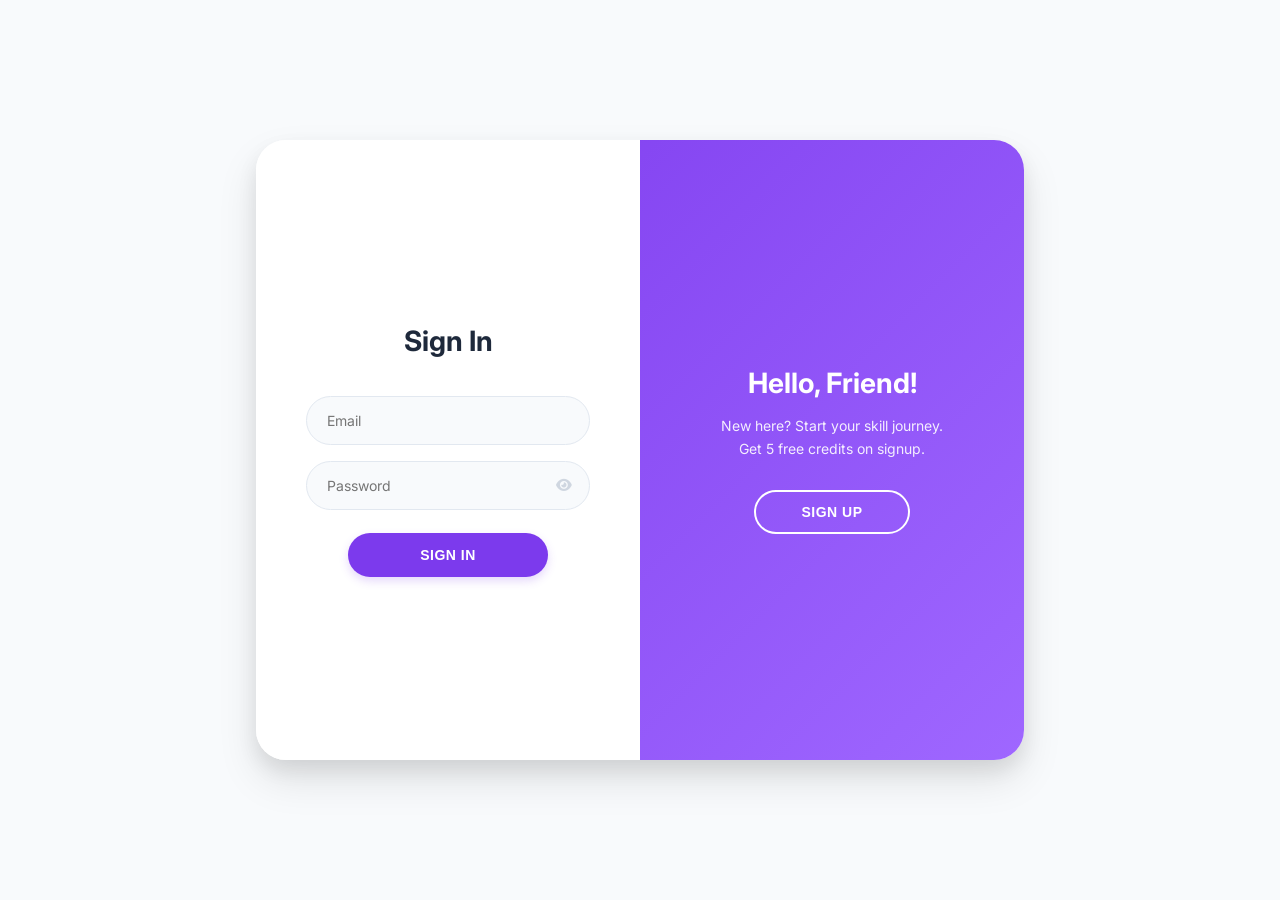
<file: frontend/profile.html>
<!DOCTYPE html>
<html lang="en">

<head>
    <meta charset="UTF-8">
    <meta name="viewport" content="width=device-width, initial-scale=1.0">
    <title>UpSkill · Profile</title>
    <!-- Fonts & Icons -->
    <link rel="preconnect" href="https://fonts.googleapis.com">
    <link rel="preconnect" href="https://fonts.gstatic.com" crossorigin>
    <link href="https://fonts.googleapis.com/css2?family=Manrope:wght@200..800&display=swap" rel="stylesheet">
    <link href="https://fonts.googleapis.com/css2?family=Kaushan+Script&display=swap" rel="stylesheet">
    <link rel="stylesheet" href="https://cdnjs.cloudflare.com/ajax/libs/font-awesome/6.4.0/css/all.min.css">

    <link rel="stylesheet" href="./css/dashboard.css">
</head>

<body>
    <!-- ====== NAVIGATION ====== -->
    <nav class="dashboard-nav">
        <div class="container">
             <a href="./dashboard.html" class="logo">
    <span class="logo-text">UpSkill</span>
</a>

            <div class="nav-links">
                <a href="./dashboard.html" class="nav-link">Dashboard</a>
                <a href="./browse.html" class="nav-link">Browse</a>
                <a href="./requests.html" class="nav-link">Requests</a>
            </div>

            <div class="user-actions">
                <div class="credits-chip">
                    <i class="fas fa-bolt"></i>
                    <span>cr <span class="credit-amount" id="navCredits">5</span></span>
                </div>

                <div class="profile-dropdown" id="profileDropdown">
                    <button class="avatar-btn" id="avatarBtn">
                        <div class="avatar-initials" id="avatarInitials" style="background: #7C3AED;"></div>
                        <span class="avatar-name">
                            <span id="navName"></span>
                            <i class="fas fa-chevron-down"></i>
                        </span>
                    </button>

                    <div class="dropdown-menu">
                        <div class="dropdown-identity">
                            <div class="dropdown-avatar-initials" id="dropdownInitials" style="background: #7C3AED;">
                            </div>
                            <div class="identity-details">
                                <div class="identity-name" id="dropdownName"></div>
                                <div class="identity-skills"></div>
                            </div>
                        </div>

                        <div class="dropdown-actions">
                            <a href="./profile.html" class="dropdown-item">
                                <i class="fas fa-eye"></i> View Profile
                            </a>
                        </div>

                        <div class="dropdown-logout">
                            <form method="POST" action="/logout" style="width:100%;">
                                <button type="submit" class="logout-btn">
                                    <i class="fas fa-sign-out-alt"></i> Log Out
                                </button>
                            </form>
                        </div>
                    </div>
                </div>
            </div>
        </div>
    </nav>


    <!-- ====== PROFILE MAIN CONTENT ====== -->
    <main class="profile-container">
        <!-- Mobile Back Button -->
        <div class="profile-back-mobile">
            <a href="./dashboard.html" class="back-link"><i class="fas fa-arrow-left"></i> Dashboard</a>
        </div>

        <!-- PROFILE HEADER CARD (Simplified - no cover) -->
        <div class="profile-header-card">
            <div class="profile-header-content">
                <div class="profile-avatar-section">
                    <div class="profile-avatar-large" id="profileAvatar"></div>
                </div>

                <div class="profile-info-section">
                    <div class="profile-name-row">
                        <h1 class="profile-name" id="profileName"></h1>
                        <span class="profile-username" id="profileUsername"></span>
                    </div>

                    <div class="profile-title" id="profileTitle"></div>

                    <div class="profile-meta">
                        <div class="meta-item">
                            <i class="fas fa-calendar-alt"></i>
                            <span id="memberSince"></span>
                        </div>
                        <div class="meta-item">
                            <i class="fas fa-map-marker-alt"></i>
                            <span id="profileLocation"></span>
                        </div>
                    </div>

                    <div class="profile-actions-header">
                        <button class="edit-profile-btn" onclick="openEditProfileModal()"><i class="fas fa-pen"></i>
                            Edit Profile</button>
                    </div>
                </div>
            </div>
        </div>

        <!-- ABOUT ME SECTION -->
        <div class="profile-section-card">
            <div class="section-header">
                <h2><i class="fas fa-feather-alt"></i> About Me</h2>
                <button class="edit-btn" onclick="openEditBioModal()"><i class="fas fa-pen"></i> Edit Bio</button>
            </div>
            <div class="bio-content">
                <p class="bio-text" id="profileBio">
                    Python developer sharing coding skills. Learning guitar and Spanish.
                    Open to skill exchanges and mentoring.
                </p>
            </div>
        </div>
        <section id="offer">
            <!-- SKILLS OFFERING SECTION -->
            <div class="profile-section-card">
                <div class="section-header">
                    <h2><i class="fas fa-bolt" style="color: #7C3AED;"></i> Skills I'm Offering</h2>
                    <button class="add-btn" onclick="openAddSkillModal('offered')">
                        <i class="fas fa-plus"></i> Add Skill
                    </button>
                </div>

                <div class="skills-list" id="skillsOfferedList">
                    <!-- Skill Card 1 -->
                    <div class="skill-card">
                        <div class="skill-dot" style="background: #7C3AED;"></div>
                        <div class="skill-info">
                            <div class="skill-header">
                                <h3>Python Programming</h3>
                                <span class="skill-category-badge">Programming</span>
                            </div>
                            <p class="skill-description">From basics to advanced - let's build something cool together!
                            </p>
                        </div>
                        <div class="skill-actions">
                            <button class="icon-btn edit"><i class="fas fa-pen"></i></button>
                            <button class="icon-btn delete"><i class="fas fa-trash"></i></button>
                        </div>
                    </div>

                    <!-- Skill Card 2 -->
                    <div class="skill-card">
                        <div class="skill-dot" style="background: #F59E0B;"></div>
                        <div class="skill-info">
                            <div class="skill-header">
                                <h3>Guitar Basics</h3>
                                <span class="skill-category-badge">Music</span>
                            </div>
                            <p class="skill-description">Learn your first chords and strumming patterns in a fun,
                                relaxed way.</p>
                        </div>
                        <div class="skill-actions">
                            <button class="icon-btn edit"><i class="fas fa-pen"></i></button>
                            <button class="icon-btn delete"><i class="fas fa-trash"></i></button>
                        </div>
                    </div>
                </div>
            </div>
        </section>
        <!-- SKILLS LEARNING SECTION -->
        <div class="profile-section-card">
            <div class="section-header">
                <h2><i class="fas fa-graduation-cap" style="color: #059669;"></i> Skills I'm Learning</h2>
                <button class="add-btn" onclick="openAddSkillModal('wanted')">
                    <i class="fas fa-plus"></i> Add Skill
                </button>
            </div>

            <div class="skills-list" id="skillsWantedList">
                <!-- Learning Skill Card 1 -->
                <div class="skill-card">
                    <div class="skill-dot" style="background: #10B981;"></div>
                    <div class="skill-info">
                        <div class="skill-header">
                            <h3>Spanish Conversation</h3>
                            <span class="skill-category-badge">Language</span>
                        </div>
                        <p class="skill-description">Want to practice conversational Spanish and improve my fluency.</p>
                    </div>
                    <div class="skill-actions">
                        <button class="icon-btn edit"><i class="fas fa-pen"></i></button>
                        <button class="icon-btn delete"><i class="fas fa-trash"></i></button>
                    </div>
                </div>

                <!-- Learning Skill Card 2 -->
                <div class="skill-card">
                    <div class="skill-dot" style="background: #EC4899;"></div>
                    <div class="skill-info">
                        <div class="skill-header">
                            <h3>Cooking Basics</h3>
                            <span class="skill-category-badge">Culinary</span>
                        </div>
                        <p class="skill-description">Looking to learn essential cooking techniques and expand my recipe
                            repertoire.</p>
                    </div>
                    <div class="skill-actions">
                        <button class="icon-btn edit"><i class="fas fa-pen"></i></button>
                        <button class="icon-btn delete"><i class="fas fa-trash"></i></button>
                    </div>
                </div>
            </div>
        </div>

        <!-- ACCOUNT SETTINGS SECTION -->
        <div class="profile-section-card">
            <div class="section-header">
                <h2><i class="fas fa-cog"></i> Account Settings</h2>
            </div>

            <div class="settings-grid">
                <div class="setting-row">
                    <div class="setting-label">
                        <i class="fas fa-envelope"></i>
                        <span>Email</span>
                    </div>
                    <div class="setting-value" id="profileEmail"></div>
                    <div class="setting-actions">
                        <button class="setting-btn" onclick="openEmailModal()">Update</button>
                    </div>
                </div>

                <div class="setting-row">
                    <div class="setting-label">
                        <i class="fas fa-lock"></i>
                        <span>Password</span>
                    </div>
                    <div class="setting-value">•••••••••••</div>
                    <div class="setting-actions">
                        <button class="setting-btn" onclick="openPasswordModal()">Change</button>
                    </div>
                </div>
            </div>
        </div>

        <!-- PROFILE ACTIONS -->
        <div class="profile-actions-bottom">
            <a href="./dashboard.html" class="btn-secondary">
                <i class="fas fa-arrow-left"></i> Back to Dashboard
            </a>
        </div>
    </main>

    <!-- ===== EDIT PROFILE MODAL ===== -->
    <div class="popup-overlay" id="editProfileModal" style="display:none;">
        <div class="popup-content" style="max-width:500px; text-align:left;">
            <h3 style="margin-bottom:1rem;">Edit Profile</h3>

            <div style="display:flex; flex-direction:column; gap:1rem;">

                <input type="text" id="editName" placeholder="Full Name"
                    style="padding:10px; border-radius:8px; border:1px solid #ddd;">

                <input type="text" id="editTitle" placeholder="Title (e.g. Python Developer)"
                    style="padding:10px; border-radius:8px; border:1px solid #ddd;">

                <input type="text" id="editLocation" placeholder="Location"
                    style="padding:10px; border-radius:8px; border:1px solid #ddd;">

            </div>

            <div style="display:flex; justify-content:flex-end; gap:1rem; margin-top:1.5rem;">
                <button onclick="closeEditProfileModal()" class="btn-secondary">Cancel</button>
                <button onclick="saveProfileChanges()" class="request-btn-sm">Save Changes</button>
            </div>
        </div>
    </div>

    <!-- ===== EDIT BIO MODAL ===== -->
    <div class="popup-overlay" id="editBioModal" style="display:none;">
        <div class="popup-content" style="max-width:500px; text-align:left;">
            <h3 style="margin-bottom:1rem;">Edit Bio</h3>

            <textarea id="editBioText" rows="5" placeholder="Write something about yourself..."
                style="width:100%; padding:10px; border-radius:8px; border:1px solid #ddd;"></textarea>

            <div style="display:flex; justify-content:flex-end; gap:1rem; margin-top:1.5rem;">
                <button onclick="closeEditBioModal()" class="btn-secondary">Cancel</button>
                <button onclick="saveBioChanges()" class="request-btn-sm">Save Bio</button>
            </div>
        </div>
    </div>


    <!-- ===== UPDATE EMAIL MODAL ===== -->
    <div class="popup-overlay" id="updateEmailModal" style="display:none;">
        <div class="popup-content" style="max-width:500px; text-align:left;">
            <h3 style="margin-bottom:1rem;">Update Email</h3>

            <input type="email" id="newEmailInput" placeholder="Enter new email"
                style="width:100%; padding:10px; border-radius:8px; border:1px solid #ddd; margin-bottom:1rem;">

            <div style="display:flex; justify-content:flex-end; gap:1rem;">
                <button onclick="closeEmailModal()" class="btn-secondary">Cancel</button>
                <button onclick="saveEmailChanges()" class="request-btn-sm">Update</button>
            </div>
        </div>
    </div>


    <!-- ===== CHANGE PASSWORD MODAL ===== -->
    <div class="popup-overlay" id="changePasswordModal" style="display:none;">
        <div class="popup-content" style="max-width:500px; text-align:left;">
            <h3 style="margin-bottom:1rem;">Change Password</h3>

            <div class="password-wrapper">
                <input type="password" id="currentPassword" placeholder="Current password" class="modal-input">
                <i class="fa-solid fa-eye toggle-password" id="toggleCurrentPass"></i>
            </div>

            <div class="password-wrapper">
                <input type="password" id="newPassword" placeholder="New password" class="modal-input">
                <i class="fa-solid fa-eye toggle-password" id="toggleNewPass"></i>
            </div>

            <div class="password-wrapper">
                <input type="password" id="confirmPassword" placeholder="Confirm new password" class="modal-input">
                <i class="fa-solid fa-eye toggle-password" id="toggleConfirmPass"></i>
            </div>

            <div class="password-rules" id="changePasswordRules">
                Password must:
                <ul>
                    <li id="changeRuleLength">Be at least 8 characters</li>
                    <li id="changeRuleUpper">Include one uppercase letter</li>
                    <li id="changeRuleLower">Include one lowercase letter</li>
                    <li id="changeRuleNumber">Include one number</li>
                </ul>
            </div>

            <div style="display:flex; justify-content:flex-end; gap:1rem;">
                <button onclick="closePasswordModal()" class="btn-secondary">Cancel</button>
                <button onclick="savePasswordChanges()" class="request-btn-sm">Change</button>
            </div>
        </div>
    </div>

    <!-- ===== ADD SKILL MODAL ===== -->
    <div class="popup-overlay" id="addSkillModal" style="display:none;">
        <div class="popup-content" style="max-width:500px; text-align:left;">
            <h3 style="margin-bottom:1rem;">Add New Skill</h3>

            <div style="display:flex; flex-direction:column; gap:1rem;">

                <input type="text" id="newSkillName" placeholder="Skill name"
                    style="padding:10px; border-radius:8px; border:1px solid #ddd;">

                <select id="newSkillCategory" class="modal-input">
                    <option value="">Select Category</option>
                    <option value="Programming">Programming</option>
                    <option value="Design">Design</option>
                    <option value="Music">Music</option>
                    <option value="Language">Language</option>
                    <option value="Business">Business</option>
                    <option value="Lifestyle">Lifestyle</option>
                    <option value="Creative">Creative</option>
                    <option value="Other">Other</option>
                </select>

                <textarea id="newSkillDescription" placeholder="Short description" rows="3"
                    style="padding:10px; border-radius:8px; border:1px solid #ddd;"></textarea>

            </div>

            <div style="display:flex; justify-content:flex-end; gap:1rem; margin-top:1.5rem;">
                <button onclick="closeAddSkillModal()" class="btn-secondary">Cancel</button>
                <button onclick="saveNewSkill()" class="request-btn-sm">Save Skill</button>
            </div>
        </div>
    </div>
    <script src="./js/script.js"></script>
</body>

</html>
</file>
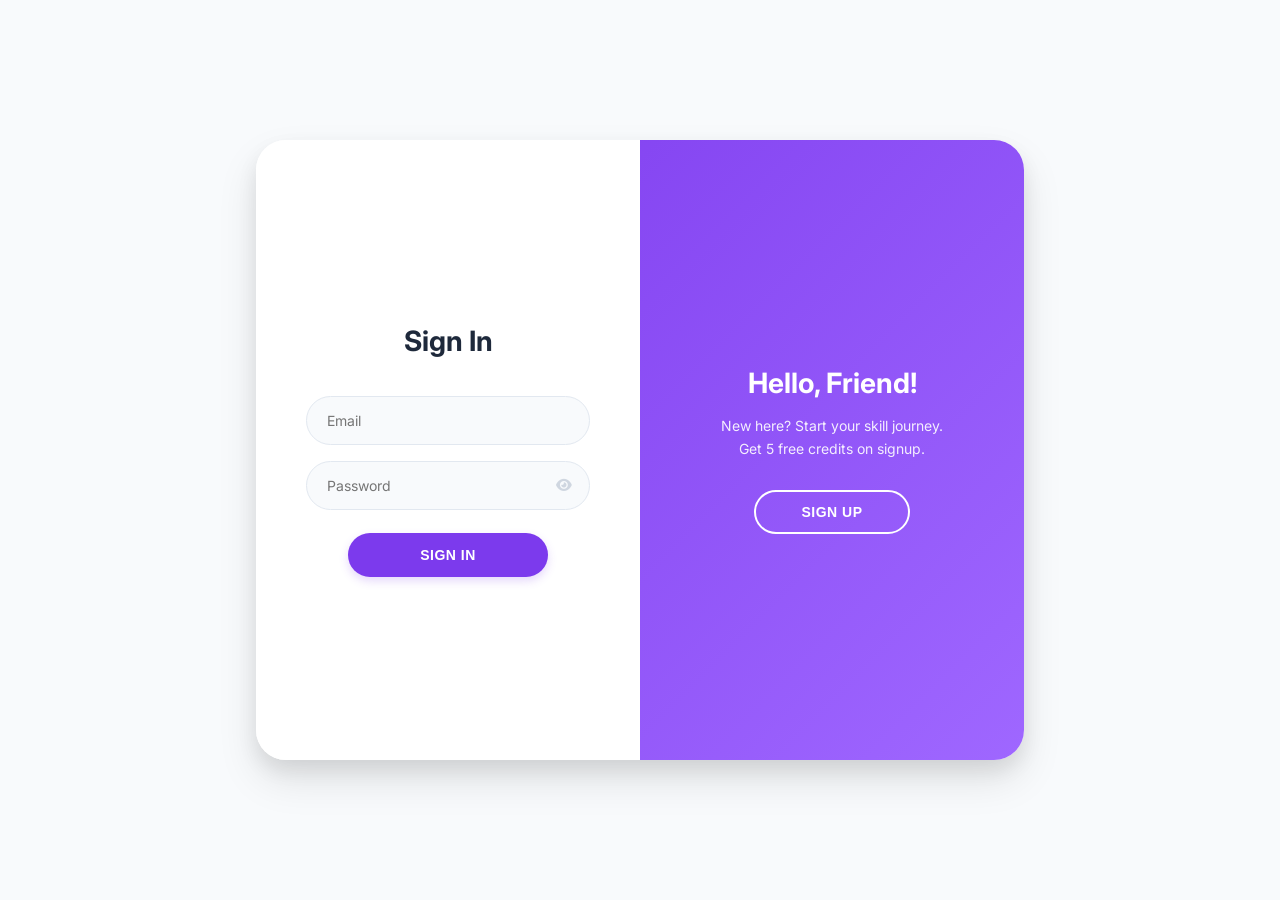
<file: frontend/requests.html>
<!DOCTYPE html>
<html lang="en">

<head>
    <meta charset="UTF-8">
    <meta name="viewport" content="width=device-width, initial-scale=1.0">
    <title>UpSkill · Profile</title>
    <!-- Fonts & Icons -->
    <link rel="preconnect" href="https://fonts.googleapis.com">
    <link rel="preconnect" href="https://fonts.gstatic.com" crossorigin>
    <link href="https://fonts.googleapis.com/css2?family=Manrope:wght@200..800&display=swap" rel="stylesheet">
     <link href="https://fonts.googleapis.com/css2?family=Kaushan+Script&display=swap" rel="stylesheet">
    <link rel="stylesheet" href="https://cdnjs.cloudflare.com/ajax/libs/font-awesome/6.4.0/css/all.min.css">

    <link rel="stylesheet" href="./css/dashboard.css">
</head>

<body>
    <!-- ====== NAVIGATION ====== -->
    <nav class="dashboard-nav">
        <div class="container">
            <a href="./dashboard.html" class="logo">
    <span class="logo-text">UpSkill</span>
</a>

            <div class="nav-links">
                <a href="./dashboard.html" class="nav-link">Dashboard</a>
                <a href="./browse.html" class="nav-link">Browse</a>
                <a href="./requests.html" class="nav-link active">Requests</a>
            </div>

            <div class="user-actions">
                <div class="credits-chip">
                    <i class="fas fa-bolt"></i>
                    <span>cr <span class="credit-amount" id="navCredits">5</span></span>
                </div>

                <div class="profile-dropdown" id="profileDropdown">
                    <button class="avatar-btn" id="avatarBtn">
                        <div class="avatar-initials" id="avatarInitials" style="background: #7C3AED;">AC</div>
                        <span class="avatar-name" id="navName">Alex </span><i class="fas fa-chevron-down"></i>
                    </button>

                    <div class="dropdown-menu">
                        <div class="dropdown-identity">
                            <div class="dropdown-avatar-initials"  id="dropdownInitials"  style="background: #7C3AED;">AC</div>
                            <div class="identity-details">
                                <div class="identity-name" id="dropdownName">Alex Chen</div>
                                <div class="identity-skills">
                                    <span>Python</span>
                                    <span>•</span>
                                    <span>Guitar</span>
                                </div>
                            </div>
                        </div>

                        <div class="dropdown-actions">
                            <a href="./profile.html" class="dropdown-item">
                                <i class="fas fa-eye"></i> View Profile
                            </a>
                        </div>

                        <div class="dropdown-logout">
                            <form method="POST" action="/logout" style="width:100%;">
                                <button type="submit" class="logout-btn">
                                    <i class="fas fa-sign-out-alt"></i> Log Out
                                </button>
                            </form>
                        </div>
                    </div>
                </div>
            </div>
        </div>
    </nav>
    
    <!-- ====== RECEIVED REQUESTS SECTION ====== -->
        <!-- ====== REQUESTS MAIN CONTENT ====== -->
    <main class="requests-container">
        <!-- Credits Info Card -->
        <div class="credits-info-card">
            <div class="credits-info-content">
                <div class="credits-info-left">
                    <i class="fas fa-bolt"></i>
                    <span class="credits-info-label">Your Credits</span>
                </div>
                <div class="credits-info-right">
                    <span class="credits-info-amount" id="bigCredits">0 Credits</span>
                </div>
            </div>
            <div class="credits-info-footer">
                <i class="fas fa-info-circle"></i>
                <span>Each exchange costs 1 credit</span>
            </div>
        </div>

        <!-- ====== TWO COLUMN REQUESTS LAYOUT ====== -->
        <div class="requests-two-column">
            
            <!-- LEFT COLUMN - RECEIVED REQUESTS -->
            <div class="requests-column" id="receivedColumn">
                <div class="column-header">
                    <i class="fas fa-inbox"></i>
                    <h2>Received Requests</h2>
                    <span class="column-badge" style="display:none;">0</span>
                </div>

                <!-- WITH REQUESTS -->
                <div class="column-list" id="receivedRequestsList">
                </div>

                <!-- EMPTY STATE (hidden) -->
                <div class="empty-state" id="receivedEmpty" style="display: none;" >
                    <div class="empty-state-content">
                        <div class="empty-icon">
                            <i class="fas fa-inbox"></i>
                        </div>
                        <h3>No requests yet</h3>
                        <p>When someone wants to learn from you, they'll appear here.</p>
                    </div>
                </div>
            </div>

            <!-- RIGHT COLUMN - SENT REQUESTS -->
            <div class="requests-column" id="sentColumn">
                <div class="column-header">
                    <i class="fas fa-paper-plane"></i>
                    <h2>Sent Requests</h2>
                    <span class="column-badge" style="display:none;">0</span>
                </div>

                <!-- WITH REQUESTS -->
                <div class="column-list" id="sentRequestsList">
                </div>

                <!-- EMPTY STATE (hidden) -->
                <div class="empty-state" id="sentEmpty" style="display: none;" >
                    <div class="empty-state-content">
                        <div class="empty-icon">
                            <i class="fas fa-paper-plane"></i>
                        </div>
                        <h3>No requests sent</h3>
                        <p>Find a skill to learn and send your first request!</p>
                        <a href="./browse.html" class="btn-browse">
                            <i class="fas fa-compass"></i> Browse Skills
                        </a>
                    </div>
                </div>
            </div>
        </div>
    </main>
    <script src="./js/script.js"></script>

</body>

</html>
</file>
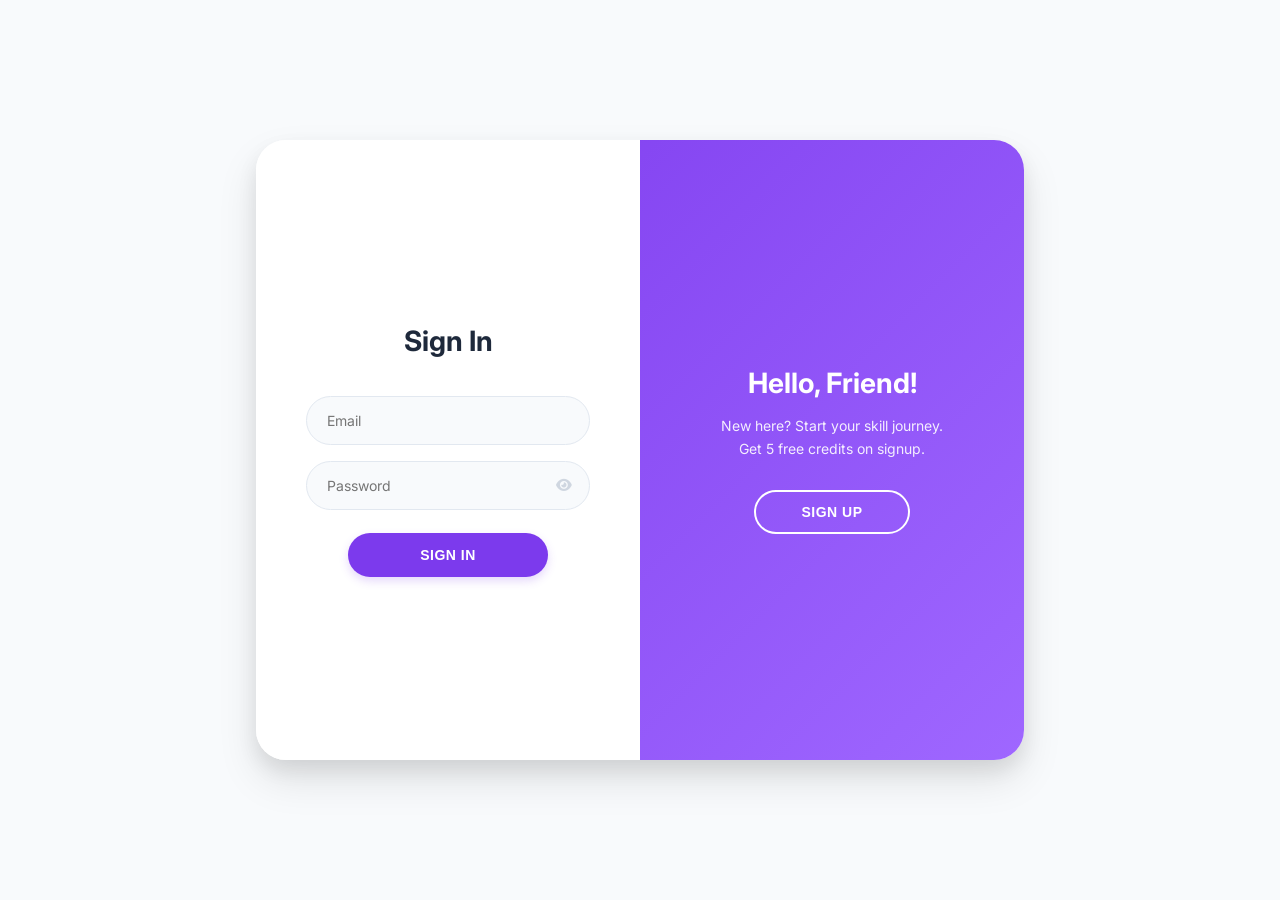
<file: frontend/teacher-profile.html>
<!DOCTYPE html>
<html lang="en">

<head>
    <meta charset="UTF-8">
    <meta name="viewport" content="width=device-width, initial-scale=1.0">
    <title>UpSkill · Profile</title>
    <!-- Fonts & Icons -->
    <link rel="preconnect" href="https://fonts.googleapis.com">
    <link rel="preconnect" href="https://fonts.gstatic.com" crossorigin>
    <link href="https://fonts.googleapis.com/css2?family=Manrope:wght@200..800&display=swap" rel="stylesheet">
    <link href="https://fonts.googleapis.com/css2?family=Kaushan+Script&display=swap" rel="stylesheet">
    <link rel="stylesheet" href="https://cdnjs.cloudflare.com/ajax/libs/font-awesome/6.4.0/css/all.min.css">

    <link rel="stylesheet" href="./css/dashboard.css">
</head>

<body>
    <!-- ====== NAVIGATION ====== -->
    <nav class="dashboard-nav">
        <div class="container">
            <a href="./dashboard.html" class="logo">
                <span class="logo-text">UpSkill</span>
            </a>

            <div class="nav-links">
                <a href="./dashboard.html" class="nav-link">Dashboard</a>
                <a href="./browse.html" class="nav-link active">Browse</a>
                <a href="./requests.html" class="nav-link">Requests</a>
            </div>

            <div class="user-actions">
                <div class="credits-chip">
                    <i class="fas fa-bolt"></i>
                    <span>cr <span class="credit-amount" id="navCredits">5</span></span>
                </div>

                <div class="profile-dropdown" id="profileDropdown">
                    <button class="avatar-btn" id="avatarBtn">
                        <div class="avatar-initials" id="avatarInitials" style="background: #7C3AED;"></div>
                        <span class="avatar-name">
                            <span id="navName"></span>
                            <i class="fas fa-chevron-down"></i>
                        </span>
                    </button>

                    <div class="dropdown-menu">
                        <div class="dropdown-identity">
                            <div class="dropdown-avatar-initials" id="dropdownInitials" style="background: #7C3AED;"></div>
                            <div class="identity-details">
                                <div class="identity-name" id="dropdownName"></div>
                                <div class="identity-skills"></div>
                            </div>
                        </div>

                        <div class="dropdown-actions">
                            <a href="./profile.html" class="dropdown-item">
                                <i class="fas fa-eye"></i> View Profile
                            </a>
                        </div>

                        <div class="dropdown-logout">
                            <form method="POST" action="/logout" style="width:100%;">
                                <button type="submit" class="logout-btn">
                                    <i class="fas fa-sign-out-alt"></i> Log Out
                                </button>
                            </form>
                        </div>
                    </div>
                </div>
            </div>
        </div>
    </nav>

    <!-- ====== TEACHER PROFILE MAIN CONTENT ====== -->
    <!-- ====== TEACHER PROFILE MAIN CONTENT ====== -->
    <main class="profile-container">
        <!-- Back to Browse -->
        <div class="back-nav">
            <a href="./browse.html" class="back-link">
                <i class="fas fa-arrow-left"></i> Back to Browse
            </a>
        </div>

        <!-- Profile Header Card -->
        <div class="profile-header-card" id="profileHeader">
            <div class="profile-avatar-section">
                <div class="profile-avatar-large" id="teacherAvatar" style="background: #7C3AED;">MA</div>
            </div>

            <div class="profile-info-section">
                <div class="profile-name-row">
                    <h1 class="profile-name" id="teacherName">Maria</h1>
                    <span class="profile-username" id="teacherUsername">@maria</span>
                </div>

                <div class="profile-meta">
                    <div class="meta-item">
                        <i class="fas fa-calendar-alt"></i>
                        <span id="teacherMember">Member since Jan 2024</span>
                    </div>
                    <div class="meta-item">
                        <i class="fas fa-map-marker-alt"></i>
                        <span id="teacherLocation">San Francisco</span>
                    </div>
                </div>

                <!-- Request Button -->
                <button class="request-teacher-btn" id="requestTeacherBtn">
                    <i class="fas fa-paper-plane"></i> Request to Learn from <span id="requestTeacherName">Maria</span>
                </button>
            </div>
        </div>

        <!-- Bio Section -->
        <div class="profile-section-card">
            <div class="section-header">
                <h2><i class="fas fa-feather-alt"></i> Bio</h2>
            </div>
            <div class="bio-content">
                <p class="bio-text" id="teacherBio">
                    Python developer with 5 years experience. Love teaching beginners and making coding fun!
                    Available on weekends and evenings.
                </p>
            </div>
        </div>

        <!-- Skills Offered Section -->
        <div class="profile-section-card">
            <div class="section-header">
                <h2><i class="fas fa-bolt" style="color: #7C3AED;"></i> Skills Offered</h2>
            </div>

            <div class="skills-list" id="skillsList">
                <!-- Skills will be populated by JavaScript -->
            </div>
        </div>

        <!-- Note: This is a read-only profile -->
        <div class="profile-note">
            <i class="fas fa-info-circle"></i>
            <span>You're viewing a teacher's public profile</span>
        </div>
    </main>

    <!-- Success Popup (hidden by default) -->
    <div class="popup-overlay" id="requestPopup" style="display: none;">
        <div class="popup-content">
            <div class="popup-icon">
                <i class="fas fa-check-circle"></i>
            </div>
            <h3>Request Sent!</h3>
            <p id="popupMessage">Your request has been sent to <span id="popupTeacher"></span></p>
            <div class="popup-actions">
                <button class="popup-btn" onclick="closePopup()">OK</button>
                <a href="./requests.html" class="popup-link">View Requests →</a>
            </div>
        </div>
    </div>

    <script>
        document.addEventListener("DOMContentLoaded", async function () {

            const currentUser = JSON.parse(localStorage.getItem("user"));
            const urlParams = new URLSearchParams(window.location.search);
            const teacherId = urlParams.get("id");

            if (!teacherId) {
                alert("No teacher selected.");
                return;
            }

            try {
                const res = await fetch(`http://127.0.0.1:5000/user/${teacherId}`);
                const teacher = await res.json();

                document.getElementById("teacherName").innerText = teacher.name;
                document.getElementById("teacherUsername").innerText = `@${teacher.username}`;
                document.getElementById("teacherLocation").innerText = teacher.location;
                document.getElementById("teacherBio").innerText = teacher.bio;
                document.getElementById("requestTeacherName").innerText = teacher.name;

                // Avatar initials
                const initials = teacher.name
                    .split(" ")
                    .map(w => w[0])
                    .join("")
                    .toUpperCase();

                document.getElementById("teacherAvatar").innerText = initials;

                // Render skills
                const skillsList = document.getElementById("skillsList");
                skillsList.innerHTML = "";

                teacher.skills_offered.forEach(skill => {
                    const skillDiv = document.createElement("div");
                    skillDiv.className = "skill-item";
                    skillDiv.innerHTML = `
                <div class="skill-details">
                    <span class="skill-name">${skill.name}</span>
                    <span class="skill-cost">
                        <i class="fas fa-bolt"></i> 1 credit
                    </span>
                </div>
            `;
                    skillsList.appendChild(skillDiv);
                });

                // Request button
                document.getElementById("requestTeacherBtn")
                    .addEventListener("click", async function () {

                        await fetch("http://127.0.0.1:5000/create-request", {
                            method: "POST",
                            headers: { "Content-Type": "application/json" },
                            body: JSON.stringify({
                                from_user_id: currentUser.id,
                                to_user_id: teacher.id,
                                skill: teacher.skills_offered[0].name,
                                skill_category: teacher.skills_offered[0].category,
                                message: "I'd like to learn this skill."
                            })
                        });

                        alert("Request sent successfully!");
                    });

            } catch (err) {
                console.error(err);
                alert("Error loading teacher.");
            }

        });
    </script>
    <script src="./js/script.js"></script>
</body>

</html>
</file>
<file: frontend/css/style.css>
/* CSS Variables */
:root {

    
    /* Warm, Friendly Color Palette */
    --primary: #7C3AED;     
    --primary-light: #A78BFA; 
    --primary-dark: #5B21B6;   
    --secondary: #F59E0B;      
    --accent: #EC4899;         
    --success: #10B981;        
    --warning: #F59E0B;        

    
    /* Neutral Backgrounds */
    --bg-light: #F8FAFC;
    --bg-white: #FFFFFF;
    --bg-card: #FFFFFF;
    
    /* Text Colors */
    --text-dark: #1F2937;
    --text-medium: #6B7280;
    --text-light: #9CA3AF;
    
    /* Gradients */
    --gradient-primary: linear-gradient(135deg, var(--primary), var(--accent));
    --gradient-warm: linear-gradient(135deg, var(--secondary), var(--accent));
    --gradient-subtle: linear-gradient(135deg, #F3F4F6, #F8FAFC);
    
    /* Shadows */
    --shadow-sm: 0 2px 8px rgba(124, 58, 237, 0.08);
    --shadow-md: 0 8px 30px rgba(124, 58, 237, 0.12);
    --shadow-lg: 0 20px 60px rgba(124, 58, 237, 0.15);
    --shadow-xl: 0 30px 80px rgba(124, 58, 237, 0.2);
    
    /* Typography */
    --font-heading: 'Manrope', sans-serif;
    --font-body: 'Manrope', sans-serif;


    /* Spacing */
    --space-xs: 0.5rem;
    --space-sm: 1rem;
    --space-md: 1.5rem;
    --space-lg: 2.5rem;
    --space-xl: 4rem;
    --space-xxl: 6rem;
    
    /* Border Radius */
    --radius-sm: 12px;
    --radius-md: 20px;
    --radius-lg: 30px;
    --radius-xl: 40px;
    --radius-full: 9999px;
    
    /* Transitions */
    --transition-fast: 0.2s ease;
    --transition-normal: 0.3s cubic-bezier(0.4, 0, 0.2, 1);
    --transition-slow: 0.5s cubic-bezier(0.4, 0, 0.2, 1);
}

/* ====== BASIC STYLES ====== */
* {
    margin: 0;
    padding: 0;
    box-sizing: border-box;
}

html {
    scroll-behavior: smooth;
    font-size: 16px;
}
.container {
    width: 100%;
    max-width: 1280px;
    margin: 0 auto;
    padding: 0 var(--space-md);
}
body {
    font-family: var(--font-body);
    color: var(--text-dark);
    background: var(--bg-light);
    /* line-height: 1.6; */
    line-height: 1.7;
    overflow-x: hidden;
}
/* ====== TYPOGRAPHY ====== */
h1, h2, h3, h4, h5, h6 {
    font-family: var(--font-heading);
    font-weight: 700;
    /* line-height: 1.1; */
    line-height: 1.2;
    /* letter-spacing: -0.02em; */
    letter-spacing: -0.01em;
}
h1 {
    font-size: 4rem;
    margin-bottom: var(--space-md);
}

h2 {
    font-size: 3rem;
    margin-bottom: var(--space-sm);
}

h3 {
    font-size: 1.75rem;
    margin-bottom: var(--space-xs);
}

p {
    font-size: 1.125rem;
    color: var(--text-medium);
    margin-bottom: var(--space-md);
}

/* ====== NAVBAR ====== */
.navbar {
    position: fixed;
    top: 0;
    left: 0;
    right: 0;
    z-index: 1000;
    padding: var(--space-sm) 0;
    background: rgba(255, 255, 255, 0.9);
    backdrop-filter: blur(20px);
    border-bottom: 1px solid rgba(124, 58, 237, 0.1);
}
.navbar .container {
    display: flex;
    justify-content: space-between;
    align-items: center;
}
#how-it-works,
#explore,
#community{
    scroll-margin-top: 50px;
}
.logo {
    display: flex;
    align-items: center;
    gap: var(--space-xs);
    text-decoration: none;
    font-size: 2.3rem;
    font-weight: 800;
    font-family: "Kaushan Script", cursive;
}
.logo-text {
    display: inline-block; /* important */
    background: var(--gradient-primary);
    -webkit-background-clip: text;
    -webkit-text-fill-color: transparent;
    background-clip: text;
    color: transparent;
    padding-right: 10px;

}

.navlinks {
    display: flex;
    align-items: center;
    gap: var(--space-lg);
}

.nav-link {
    text-decoration: none;
    color: var(--text-medium);
    font-weight: 500;
    transition: color var(--transition-fast);
    position: relative;
}

.nav-link:hover {
    color: var(--primary);
}

.nav-link::after {
    content: '';
    position: absolute;
    bottom: -4px;
    left: 0;
    width: 0;
    height: 3px;
    background: var(--gradient-primary);
    transition: width var(--transition-normal);
}
.nav-link:hover::after {
    width: 100%;
}

/* Login button - outlined style */
.btn-login {
    display: inline-flex;
    align-items: center;
    justify-content: center;
    padding: 0.45rem 0.5rem;
    border-radius: var(--radius-full);
    font-weight: 500;
    font-size: 0.95rem;
    text-decoration: none;
    transition: color var(--transition-fast), transform var(--transition-normal);
    background: transparent;
    color: var(--text-medium);
    border: none;
    margin: 0 0.25rem;
}

.btn-login:hover {
    transform: translateY(-2px);
    color: var(--primary);
}

/* ====== BUTTONS ====== */
.btn-primary, .btn-secondary, .btn-cta {
    display: inline-flex;
    align-items: center;
    justify-content: center;
    gap: var(--space-xs);
    padding: 1rem 2rem;
    border-radius: var(--radius-full);
    font-weight: 600;
    font-size: 1rem;
    text-decoration: none;
    transition: all var(--transition-normal);
    border: none;
    cursor: pointer;
    font-family: var(--font-body);
    position: relative;
    overflow: hidden;
}
.btn-cta {
    background: var(--gradient-warm);
    color: white;
    box-shadow: var(--shadow-md);
}
.pulse {
    animation: pulse 2s infinite;
}
@keyframes pulse {
    0% {
        box-shadow: 0 0 0 0 rgba(124, 58, 237, 0.4);
    }
    70% {
        box-shadow: 0 0 0 10px rgba(124, 58, 237, 0);
    }
    100% {
        box-shadow: 0 0 0 0 rgba(124, 58, 237, 0);
    }
}

.menu-toggle {
    display: none;
    background: none;
    border: none;
    cursor: pointer;
    padding: var(--space-xs);
}
.hamburger span {
    display: block;
    width: 24px;
    height: 2px;
    background: var(--text-dark);
    margin: 4px 0;
    transition: var(--transition-normal);
}

/* ====== HERO SECTION ====== */
.hero {
    padding: calc(var(--space-xxl) + 80px) 0 var(--space-xxl);
    position: relative;
    overflow: hidden;
    background: var(--bg-light);
}

.hero .container {
    margin-top: -40px;
    display: grid;
    grid-template-columns: 1fr 1fr;
    gap: var(--space-xl);
    align-items: center;
}
.hero::before {
    content: "";
    position: absolute;
    width: 600px;
    height: 600px;
    background: radial-gradient(circle, rgba(124,58,237,0.15), transparent 70%);
    top: -200px;
    right: -200px;
    z-index: 0;
}

/* Left Content */
.hero-content {
     max-width: 560px;
    }
    
.hero-title {
    font-size: 3.2rem;
    line-height: 1.2;
    margin-bottom: var(--space-lg);
    font-weight: 800;
}

.title-line {
    display: block;
    line-height: 1.2;
}

.title-line:nth-child(2) {
    margin-left: 2rem;
}

.title-line:nth-child(4) {
    margin-left: 4rem;
}


.highlight {
    background: var(--gradient-primary);
    -webkit-background-clip: text;
    background-clip: text;
    color: transparent;
    font-weight: 800;
    
}

.hero-subtitle {
    font-size: 1.2rem;
    color: var(--text-medium);
    margin-bottom: var(--space-xl);
    line-height: 1.7;
    max-width: 500px;
    margin-top: -20px;
}

/* Action Buttons */
.hero-actions {
    display: flex;
    gap: var(--space-md);
    margin: var(--space-lg) 0;
    margin-top: -40px;
    flex-wrap: wrap;
}

.btn-primary {
    display: inline-flex;
    align-items: center;
    gap: 0.75rem;
    background: var(--gradient-primary);
    color: white;
    padding: 1rem 2rem;
    border-radius: var(--radius-full);
    text-decoration: none;
    font-weight: 600;
    font-size: 1rem;
    transition: all var(--transition-normal);
    box-shadow: var(--shadow-md);
    border: none;
    cursor: pointer;
}

.btn-primary:hover {
    transform: translateY(-3px);
    box-shadow: var(--shadow-lg);
}

.btn-secondary {
    display: inline-flex;
    align-items: center;
    gap: 0.75rem;
    background: transparent;
    color: var(--primary);
    padding: 1rem 2rem;
    border-radius: var(--radius-full);
    text-decoration: none;
    font-weight: 600;
    font-size: 1rem;
    transition: all var(--transition-normal);
    border: 2px solid var(--primary);
}

.btn-secondary:hover {
    background: rgba(124, 58, 237, 0.05);
    transform: translateY(-3px);
}

.btn-hero {
    padding: 1rem 2.5rem;
    font-size: 1.1rem;
}

/* Feature Chips */
.hero-features {
    display: flex;
    gap: var(--space-md);
    flex-wrap: wrap;
    
}

.feature-chip {
    display: flex;
    align-items: center;
    gap: 0.5rem;
    background: white;
    padding: 0.5rem 1rem;
    border-radius: var(--radius-full);
    font-size: 0.875rem;
    font-weight: 500;
    color: var(--text-dark);
    box-shadow: var(--shadow-sm);
    transition: transform var(--transition-fast);
    border: 1px solid rgba(124, 58, 237, 0.1);
}

.feature-chip:hover {
    transform: translateY(-2px);
    box-shadow: var(--shadow-md);
    border-color: var(--primary-light);
}

.feature-chip i {
    color: var(--primary);
    font-size: 1rem;
}

/* Right Visual */
/* Hero Visual - Orbital Animation */
.hero-visual {
    position: relative;
    height: 500px;
    margin-top: -20px;
}

.visual-container {
    position: relative;
    width: 100%;
    height: 100%;
}

.central-circle {
    position: absolute;
    top: 50%;
    left: 50%;
    transform: translate(-50%, -50%);
    width: 200px;
    height: 200px;
    background: var(--gradient-primary);
    border-radius: 50%;
    display: flex;
    align-items: center;
    justify-content: center;
    color: white;
    font-size: 3rem;
    box-shadow: var(--shadow-xl);
    z-index: 2;
}

.pulse-ring {
    position: absolute;
    top: 50%;
    left: 50%;
    transform: translate(-50%, -50%);
    width: 250px;
    height: 250px;
    border: 2px solid rgba(124, 58, 237, 0.2);
    border-radius: 50%;
    animation: pulse-ring 3s ease-out infinite;
}

.pulse-ring.delay-1 {
    animation-delay: 1s;
}

@keyframes pulse-ring {
    0% {
        width: 200px;
        height: 200px;
        opacity: 1;
    }
    100% {
        width: 400px;
        height: 400px;
        opacity: 0;
    }
}

.skill-orb {
    position: absolute;
    width: 70px;
    height: 70px;
    background: white;
    border-radius: 50%;
    display: flex;
    align-items: center;
    justify-content: center;
    font-size: 1.5rem;
    box-shadow: var(--shadow-lg);
    color: var(--primary);
    transition: all var(--transition-normal);
    z-index: 3;
}

.skill-orb:hover {
    transform: scale(1.2);
    box-shadow: var(--shadow-xl);
}

.skill-orb::after {
    content: attr(data-skill);
    position: absolute;
    top: -30px;
    left: 50%;
    transform: translateX(-50%);
    background: var(--text-dark);
    color: white;
    padding: 0.25rem 0.75rem;
    border-radius: var(--radius-sm);
    font-size: 0.75rem;
    opacity: 0;
    transition: opacity var(--transition-normal);
    pointer-events: none;
    white-space: nowrap;
}

.skill-orb:hover::after {
    opacity: 1;
}

.orb-1 { 
    top: 20%; 
    left: 20%; 
    animation: float-orb-1 8s ease-in-out infinite; 
    color: #EC4899; /* pink */
}
.orb-2 { 
    top: 15%;
    right: 25%; 
    animation: float-orb-2 10s ease-in-out infinite; 
    color: #3B82F6; /* blue */
}
.orb-3 { 
    top: 60%;
    left: 15%; 
    animation: float-orb-3 9s ease-in-out infinite; 
    color: #F59E0B; /* orange */
}
.orb-4 { 
    bottom: 20%; 
    right: 20%; 
    animation: float-orb-4 11s ease-in-out infinite; 
    color: #10B981; /* green */
}
.orb-5 { 
    bottom: 30%; 
    left: 40%; 
    animation: float-orb-5 7s ease-in-out infinite; 
    color: #8B5CF6; /* violet */
}

@keyframes float-orb-1 {
    0%, 100% { transform: translate(0, 0); }
    50% { transform: translate(10px, -20px); }
}

@keyframes float-orb-2 {
    0%, 100% { transform: translate(0, 0); }
    50% { transform: translate(-15px, 10px); }
}

@keyframes float-orb-3 {
    0%, 100% { transform: translate(0, 0); }
    50% { transform: translate(20px, 15px); }
}

@keyframes float-orb-4 {
    0%, 100% { transform: translate(0, 0); }
    50% { transform: translate(-10px, -10px); }
}

@keyframes float-orb-5 {
    0%, 100% { transform: translate(0, 0); }
    50% { transform: translate(5px, 20px); }
}



/* ====== HOW IT WORKS - PREMIUM HORIZONTAL ====== */
.how-it-works-premium {
    padding: 6rem 0;
    background: #ffffff;
    position: relative;
    overflow: hidden;
}

/* Section Header */
.section-tag {
    display: inline-block;
    background: rgba(124, 58, 237, 0.1);
    color: var(--primary);
    padding: 0.4rem 1.2rem;
    border-radius: 100px;
    font-size: 0.85rem;
    font-weight: 600;
    letter-spacing: 0.5px;
    text-transform: uppercase;
    margin-bottom: 1rem;
}

.text-gradient {
    background: var(--gradient-primary);
    -webkit-background-clip: text;
    background-clip: text;
    color: transparent;
}

.section-title {
    font-size: 2.8rem;
    margin-bottom: 0.8rem;
    color: var(--text-dark);
}

.section-subtitle {
    font-size: 1.2rem;
    color: var(--text-medium);
    max-width: 500px;
    margin: 0 auto;
}

/* Steps Container */
.steps-container {
    display: flex;
    align-items: stretch;
    justify-content: center;
    gap: 1rem;
    margin-top: 4rem;
    position: relative;
    z-index: 2;
    flex-wrap: wrap;
}

/* Step Card */
.step-card {
    flex: 1;
    min-width: 300px;
    max-width: 380px;
    position: relative;
    background: white;
    border-radius: 32px;
    padding: 2rem 1.5rem;
    box-shadow: 
        0 20px 40px -15px rgba(124, 58, 237, 0.2),
        0 0 0 1px rgba(124, 58, 237, 0.05) inset;
    transition: all 0.4s cubic-bezier(0.34, 1.56, 0.64, 1);
    overflow: hidden;
}

.step-card:hover {
    transform: translateY(-8px);
    box-shadow: 
        0 30px 60px -20px rgba(124, 58, 237, 0.3),
        0 0 0 2px rgba(124, 58, 237, 0.15) inset;
}

.step-bg {
    position: absolute;
    top: 0;
    left: 0;
    right: 0;
    height: 120px;
    background: linear-gradient(135deg, rgba(124, 58, 237, 0.03), rgba(236, 72, 153, 0.03));
    border-radius: 32px 32px 50% 50%;
    z-index: 0;
}

.step-content {
    position: relative;
    z-index: 1;
}

.step-media {
    display: flex;
    align-items: center;
    justify-content: space-between;
    margin-bottom: 2rem;
}

.icon-wrapper {
    width: 64px;
    height: 64px;
    background: var(--gradient-primary);
    border-radius: 24px;
    display: flex;
    align-items: center;
    justify-content: center;
    color: white;
    font-size: 1.8rem;
    box-shadow: 0 10px 20px -5px rgba(124, 58, 237, 0.4);
    transition: all 0.3s ease;
}

.step-card:hover .icon-wrapper {
    border-radius: 20px 20px 28px 28px;
    transform: scale(1.05) rotate(2deg);
}

.step-number {
    font-size: 2.5rem;
    font-weight: 800;
    color: rgba(124, 58, 237, 0.15);
    line-height: 1;
    transition: all 0.3s ease;
}

.step-card:hover .step-number {
    color: rgba(124, 58, 237, 0.25);
    transform: scale(1.1);
}

.step-card h3 {
    font-size: 1.5rem;
    margin-bottom: 1rem;
    color: var(--text-dark);
    font-weight: 700;
    line-height: 1.3;
}

.step-description {
    color: var(--text-medium);
    font-size: 0.95rem;
    line-height: 1.6;
    margin-bottom: 1.5rem;
}

.step-list {
    list-style: none;
    padding: 0;
    margin: 0;
}

.step-list li {
    display: flex;
    align-items: center;
    gap: 0.75rem;
    color: var(--text-dark);
    font-size: 0.9rem;
    padding: 0.5rem 0;
    border-bottom: 1px dashed rgba(124, 58, 237, 0.1);
}

.step-list li:last-child {
    border-bottom: none;
}

.step-list li i {
    color: var(--primary);
    font-size: 1rem;
    flex-shrink: 0;
}

/* Arrows */
.step-arrow {
    display: flex;
    align-items: center;
    justify-content: center;
    position: relative;
    width: 50px;
}

.step-arrow i {
    font-size: 2rem;
    color: var(--primary-light);
    opacity: 0.5;
    transition: all 0.3s ease;
    animation: arrowSlide 2s ease-in-out infinite;
}

.step-card:hover + .step-arrow i {
    opacity: 1;
    transform: translateX(5px);
}

.arrow-glow {
    position: absolute;
    width: 30px;
    height: 30px;
    background: radial-gradient(circle, rgba(124, 58, 237, 0.2) 0%, transparent 70%);
    border-radius: 50%;
    animation: glowPulse 2s ease-in-out infinite;
}

@keyframes arrowSlide {
    0%, 100% {
        transform: translateX(0);
    }
    50% {
        transform: translateX(5px);
    }
}

@keyframes glowPulse {
    0%, 100% {
        opacity: 0.2;
        transform: scale(1);
    }
    50% {
        opacity: 0.4;
        transform: scale(1.5);
    }
}

/* Floating Decoration */
.floating-dots {
    position: absolute;
    top: 0;
    left: 0;
    right: 0;
    bottom: 0;
    pointer-events: none;
    z-index: 0;
}

.dot {
    position: absolute;
    width: 8px;
    height: 8px;
    background: var(--primary);
    border-radius: 50%;
    opacity: 0.1;
    animation: floatDot 10s linear infinite;
}

.dot:nth-child(1) {
    top: 20%;
    left: 10%;
    animation-delay: 0s;
}

.dot:nth-child(2) {
    top: 70%;
    right: 15%;
    width: 12px;
    height: 12px;
    animation-delay: 2s;
}

.dot:nth-child(3) {
    bottom: 30%;
    left: 20%;
    width: 6px;
    height: 6px;
    animation-delay: 4s;
}

@keyframes floatDot {
    0% {
        transform: translateY(0) rotate(0deg);
    }
    100% {
        transform: translateY(-100vh) rotate(360deg);
    }
}

/* Responsive */
@media (max-width: 1024px) {
    .steps-container {
        gap: 0.5rem;
    }
    
    .step-card {
        min-width: 250px;
        padding: 1.5rem 1rem;
    }
    
    .icon-wrapper {
        width: 56px;
        height: 56px;
        font-size: 1.5rem;
    }
    
    .step-number {
        font-size: 2rem;
    }
}

@media (max-width: 768px) {
    .how-it-works-premium {
        padding: 4rem 0;
    }
    
    .section-title {
        font-size: 2.2rem;
    }
    
    .section-subtitle {
        font-size: 1rem;
    }
    
    .steps-container {
        flex-direction: column;
        align-items: center;
        gap: 1rem;
    }
    
    .step-card {
        width: 100%;
        max-width: 400px;
    }
    
    .step-arrow {
        width: 100%;
        transform: rotate(90deg);
        margin: 0.5rem 0;
    }
    
    .step-arrow i {
        font-size: 1.5rem;
    }
    
    .floating-dots {
        display: none;
    }
}

@media (max-width: 480px) {
    .section-title {
        font-size: 1.8rem;
    }
    
    .step-card {
        padding: 1.5rem;
    }
    
    .icon-wrapper {
        width: 48px;
        height: 48px;
        font-size: 1.3rem;
        border-radius: 18px;
    }
    
    .step-number {
        font-size: 1.8rem;
    }
    
    .step-card h3 {
        font-size: 1.3rem;
    }
}


/* ====== SKILLS SECTION ====== */

.featured-skills {
    padding: 5rem 0;
    background: #f8fafc;
}

.section-header {
    text-align: center;
    margin-bottom: 3rem;
}

.section-title {
    font-size: 2.5rem;
    color: #1e293b;
    margin-bottom: 0.5rem;
    line-height: 1.2;
}

.section-subtitle {
    font-size: 1.1rem;
    color: #64748b;
}

/* Grid */
.skills-grid {
    display: grid;
    grid-template-columns: repeat(3, 1fr);
    gap: var(--space-lg);
    max-width: 1200px;
    margin: 0 auto;
}

/* Skill Card */
.skill-card {
    border-radius: 20px;
    padding: 2.5rem 2rem;
    text-align: center;
    transition: all 0.35s ease;
    box-shadow: var(--shadow-lg);
}

.skill-card:hover {
    transform: translateY(-8px);
}

/* Icon */
.skill-icon {
    width: 80px;
    height: 80px;
    margin: 0 auto 1.2rem;
    border-radius: 16px;
    display: flex;
    align-items: center;
    justify-content: center;
    font-size: 2rem;
}

/* Icon Colors */
.card-programming { background: #e0f2fe; color: #0369a1; }
.card-design { background: #fef3c7; color: #d97706; }
.card-language { background: #dcfce7; color: #16a34a; }
.card-music { background: #f3e8ff; color: #9333ea; }
.card-business { background: #ffe4e6; color: #e11d48; }
.card-lifestyle { background: #fef9c3; color: #ca8a04; }

/* Title */
.skill-card h3 {
    font-size: 1.5rem;
    margin-bottom: 0.6rem;
    color: #1e293b;
}

/* Line */
.skill-line {
    font-size: 0.95rem;
    color: #475569;
    margin-bottom: 1.5rem;
}

/* Tags */
.skill-tags {
    display: flex;
    flex-wrap: wrap;
    gap: 0.5rem;
    justify-content: center;
}

.skill-tags span {
    background: white;
    padding: 0.5rem 1rem;
    border-radius: 999px;
    font-size: 0.85rem;
    font-weight: 500;
    border: 1px solid rgba(0,0,0,0.08);
    transition: all 0.3s ease;
}

.skill-tags span:hover {
    transform: translateY(-2px);
}
.b1 .skill-tags span {
    background: white;
    font-weight: 600;
    color: #0369a1;
    border-color: rgba(3, 105, 161, 0.633);
}

.b1 .skill-tags span:hover {
     box-shadow: 0 6px 20px rgba(3, 105, 161, 0.25), 
                0 0 0 1px rgba(3, 105, 161, 0.1);
}

.b2 .skill-tags span {
    background: white;
    font-weight: 600;
    color: #d97706;
    border-color: rgba(217, 119, 6, 0.8);
}

.b2 .skill-tags span:hover {
    box-shadow: 0 6px 20px rgba(217, 119, 6, 0.25), 
                0 0 0 1px rgba(217, 119, 6, 0.1);

}
.b3 .skill-tags span {
    background: white;
    font-weight: 600;
    color: #16a34a;
    border-color: rgba(22, 163, 74, 0.633);
}


.b3 .skill-tags span:hover {
box-shadow: 0 6px 20px rgba(22, 163, 74, 0.25), 
                0 0 0 1px rgba(22, 163, 74, 0.1);}

.b4 .skill-tags span {
    background: white;
    font-weight: 600;
    color: #9333ea;
    border-color: rgba(147, 51, 234, 0.633);
}



.b4 .skill-tags span:hover {
box-shadow: 0 6px 20px rgba(147, 51, 234, 0.25), 
                0 0 0 1px rgba(147, 51, 234, 0.1);}

.b5 .skill-tags span {
    background: white;
    font-weight: 600;
    color: #e11d48;
    border-color:  rgba(225, 29, 72, 0.633);
}



.b5 .skill-tags span:hover {
box-shadow: 0 6px 20px rgba(225, 29, 72, 0.25), 
                0 0 0 1px rgba(225, 29, 72, 0.1);}
.b6 .skill-tags span {
    background: white;
    font-weight: 600;
    color: #ca8a04;
    border-color: rgba(202, 138, 4, 0.633);
}


.b6 .skill-tags span:hover {
 box-shadow: 0 6px 20px rgba(202, 138, 4, 0.25), 
                0 0 0 1px rgba(202, 138, 4, 0.1);}


/* Responsive */
@media (max-width: 1024px) {
    .skills-grid {
        grid-template-columns: repeat(2, 1fr);
    }
}

@media (max-width: 768px) {
    .skills-grid {
        grid-template-columns: 1fr;
    }

    .section-title {
        font-size: 2rem;
    }
}

/* ====== FAQ SECTION - VERTICAL ACCORDION ====== */
.faq-section {
    padding: 5rem 0;
    background: #ffffff;
    position: relative;
}

/* Centered Header */
.faq-header {
    text-align: center;
    max-width: 600px;
    margin: 0 auto 3rem;
}

.faq-title {
    font-size: 2.3rem;
    font-weight: 700;
    color: var(--text-dark);
    margin-bottom: 0.75rem;
    line-height: 1.3;
}

.faq-subtitle {
    font-size: 1.1rem;
    color: var(--text-medium);
}

/* FAQ Container - Narrow Width */
.faq-container {
    max-width: 700px;
    margin: 0 auto 3rem;
    display: flex;
    flex-direction: column;
    gap: 1rem;
}

/* FAQ Item */
.faq-item {
    background: #f8fafc;
    border-radius: 20px;
    overflow: hidden;
    transition: all 0.3s ease;
    border: 1px solid rgba(124, 58, 237, 0.1);
}

.faq-item:hover {
    background: white;
    border-color: rgba(124, 58, 237, 0.2);
    box-shadow: 0 8px 25px -10px rgba(124, 58, 237, 0.15);
}

/* FAQ Question Button */
.faq-question {
    width: 100%;
    display: flex;
    align-items: center;
    justify-content: space-between;
    padding: 1.5rem 2rem;
    background: transparent;
    border: none;
    cursor: pointer;
    font-family: inherit;
    font-size: 1.1rem;
    font-weight: 600;
    color: var(--text-dark);
    text-align: left;
    transition: all 0.3s ease;
}

.faq-question i {
    color: var(--primary);
    font-size: 1rem;
    transition: transform 0.3s ease;
}

/* Active State */
.faq-item.active {
    background: white;
    border-color: var(--primary-light);
    box-shadow: 0 10px 30px -12px rgba(124, 58, 237, 0.2);
}

.faq-item.active .faq-question {
    color: var(--primary);
    padding-bottom: 0.75rem;
}

.faq-item.active .faq-question i {
    transform: rotate(180deg);
    color: var(--primary);
}

/* FAQ Answer */
.faq-answer {
    max-height: 0;
    padding: 0 2rem;
    overflow: hidden;
    transition: all 0.4s cubic-bezier(0.4, 0, 0.2, 1);
    opacity: 0;
}

.faq-item.active .faq-answer {
    max-height: 200px;
    padding: 0 2rem 1.5rem;
    opacity: 1;
}

.faq-answer p {
    color: var(--text-medium);
    font-size: 1rem;
    line-height: 1.6;
    margin: 0;
}

.glow {
    color: var(--primary);
    font-weight: 600;
    background: rgba(124, 58, 237, 0.08);
    padding: 0.1rem 0.3rem;
    border-radius: 4px;
}


/* Responsive */
@media (max-width: 768px) {
    .faq-section {
        padding: 4rem 0;
    }
    
    .faq-title {
        font-size: 2rem;
    }
    
    .faq-subtitle {
        font-size: 1rem;
        padding: 0 1rem;
    }
    
    .faq-question {
        padding: 1.25rem 1.5rem;
        font-size: 1rem;
    }
    
    .faq-item.active .faq-answer {
        padding: 0 1.5rem 1.25rem;
    }
    
    .faq-answer p {
        font-size: 0.95rem;
    }
}

@media (max-width: 480px) {
    .faq-title {
        font-size: 1.8rem;
    }
    
    .faq-question {
        padding: 1rem 1.25rem;
    }
    
    .faq-question span {
        max-width: 85%;
    }
    
    .faq-item.active .faq-answer {
        padding: 0 1.25rem 1rem;
    }
}



/* ====== TESTIMONIALS SECTION ====== */
.testimonials-section {
    padding: 5rem 0;
    background: linear-gradient(135deg, #ffffff 0%, #f8fafc 100%);
    position: relative;
    overflow: hidden;
}

/* Section Header */
.section-header {
    text-align: center;
    margin-bottom: 3.5rem;
}

.section-title {
    font-size: 2.5rem;
    font-weight: 700;
    color: var(--text-dark);
    margin-bottom: 1rem;
    line-height: 1.2;
}

.text-gradient {
    background: linear-gradient(135deg, var(--primary), var(--accent));
    -webkit-background-clip: text;
    background-clip: text;
    color: transparent;
    display: inline-block;
}

.section-subtitle {
    font-size: 1.2rem;
    color: var(--text-medium);
    max-width: 500px;
    margin: 0 auto;
}

/* Testimonials Grid */
.testimonials-grid {
    display: grid;
    grid-template-columns: repeat(3, 1fr);
    gap: 2rem;
    max-width: 1200px;
    margin: 0 auto 3rem;
    padding: 0 1rem;
}

/* Testimonial Card */
.testimonial-card {
    background: white;
    border-radius: 24px;
    padding: 2rem 1.5rem;
    position: relative;
    box-shadow: 0 15px 35px -15px rgba(0, 0, 0, 0.1);
    border: 1px solid rgba(124, 58, 237, 0.08);
    transition: all 0.3s ease;
}

.testimonial-card:hover {
    transform: translateY(-6px);
    box-shadow: 0 25px 45px -15px rgba(124, 58, 237, 0.2);
    border-color: rgba(124, 58, 237, 0.15);
}

.testimonial-card.featured {
    background: linear-gradient(135deg, #ffffff, #faf5ff);
    border: 1px solid rgba(124, 58, 237, 0.15);
    box-shadow: 0 20px 40px -15px rgba(124, 58, 237, 0.15);
}

/* Quote Icon */
.quote-icon {
    color: var(--primary-light);
    opacity: 0.3;
    font-size: 1.5rem;
    margin-bottom: 1rem;
}

/* Testimonial Text */
.testimonial-text {
    color: var(--text-dark);
    font-size: 1rem;
    line-height: 1.7;
    margin-bottom: 1.5rem;
    font-style: italic;
    position: relative;
    z-index: 2;
}

/* Author Section */
.testimonial-author {
    display: flex;
    align-items: center;
    gap: 1rem;
    margin-bottom: 1rem;
}

.author-avatar {
    width: 48px;
    height: 48px;
    border-radius: 50%;
    display: flex;
    align-items: center;
    justify-content: center;
    color: white;
    font-weight: 600;
    font-size: 1.2rem;
    box-shadow: 0 8px 15px -5px rgba(124, 58, 237, 0.3);
}

.author-info h4 {
    font-size: 1rem;
    font-weight: 700;
    color: var(--text-dark);
    margin-bottom: 0.2rem;
}

.author-info p {
    font-size: 0.85rem;
    color: var(--text-medium);
    margin: 0;
}


/* Background decoration */
.testimonials-section::before {
    content: '';
    position: absolute;
    top: 0;
    left: 0;
    right: 0;
    height: 100%;
    background: radial-gradient(circle at 0% 0%, rgba(124, 58, 237, 0.03) 0%, transparent 50%),
                radial-gradient(circle at 100% 100%, rgba(236, 72, 153, 0.03) 0%, transparent 50%);
    pointer-events: none;
}

/* ====== RESPONSIVE ====== */
@media (max-width: 1024px) {
    .testimonials-grid {
        gap: 1.5rem;
    }
    
    .testimonial-card {
        padding: 1.5rem;
    }
}

@media (max-width: 768px) {
    .testimonials-section {
        padding: 4rem 0;
    }
    
    .section-title {
        font-size: 2rem;
    }
    
    .section-subtitle {
        font-size: 1rem;
        padding: 0 1rem;
    }
    
    .testimonials-grid {
        grid-template-columns: 1fr;
        gap: 1.5rem;
        max-width: 500px;
    }
    
    .testimonial-card {
        padding: 1.5rem;
    }
}

@media (max-width: 480px) {
    .section-title {
        font-size: 1.8rem;
    }
    
    .testimonial-card {
        padding: 1.25rem;
    }
    
    .testimonial-text {
        font-size: 0.95rem;
    }
    
    .author-avatar {
        width: 40px;
        height: 40px;
        font-size: 1rem;
    }
    
    .testimonials-footer p {
        font-size: 0.95rem;
    }
}

/* ====== FINAL CTA ====== */
.final-cta {
    padding: var(--space-xxl) 0;
    background: var(--gradient-subtle);
}

.cta-conversation {
    max-width: 800px;
    margin: 0 auto;
    position: relative;
}

.cta-bubble {
    background: white;
    border-radius: var(--radius-lg);
    padding: var(--space-md);
    margin-bottom: var(--space-md);
    box-shadow: var(--shadow-md);
    position: relative;
    opacity: 0;
    transform: translateX(-20px);
    animation: slide-in 0.6s ease forwards;
}

.cta-bubble.bubble-1 {
    margin-left: 0;
    animation-delay: 0.2s;
}

.cta-bubble.bubble-2 {
    margin-left: 20%;
    animation-delay: 0.4s;
}

.cta-bubble.bubble-3 {
    margin-left: 10%;
    animation-delay: 0.6s;
}

@keyframes slide-in {
    to {
        opacity: 1;
        transform: translateX(0);
    }
}

.cta-bubble::before {
    content: '';
    position: absolute;
    width: 20px;
    height: 20px;
    background: white;
    transform: rotate(45deg);
}

.bubble-1::before {
    top: 50%;
    left: -10px;
    transform: translateY(-50%) rotate(45deg);
}

.bubble-2::before {
    top: 50%;
    right: -10px;
    transform: translateY(-50%) rotate(45deg);
}

.bubble-3::before {
    top: 50%;
    left: -10px;
    transform: translateY(-50%) rotate(45deg);
}

/* ====== CTA MAIN SECTION ====== */
.cta-main {
    text-align: center;
    margin-top: var(--space-xl);
    padding: var(--space-lg);
    background: rgba(255, 255, 255, 0.8);
    backdrop-filter: blur(10px);
    border-radius: var(--radius-xl);
    box-shadow: var(--shadow-lg);
    border: 1px solid rgba(124, 58, 237, 0.1);
}

.cta-main h2 {
    font-size: 2.2rem;
    font-weight: 700;
    color: var(--text-dark);
    margin-bottom: var(--space-lg);
    line-height: 1.3;
    background: linear-gradient(135deg, var(--text-dark) 0%, var(--primary-dark) 100%);
    -webkit-background-clip: text;
    -webkit-text-fill-color: transparent;
    background-clip: text;
}

/* CTA Actions Container */
.cta-actions {
    display: flex;
    flex-direction: column;
    align-items: center;
    gap: var(--space-md);
}

/* Large CTA Button */
.btn-cta-large {
    display: inline-flex;
    align-items: center;
    justify-content: center;
    gap: 0.75rem;
    background: linear-gradient(135deg, var(--primary), var(--accent));
    color: white;
    padding: 1.2rem 3rem;
    border-radius: 50px;
    font-size: 1.2rem;
    font-weight: 600;
    text-decoration: none;
    transition: all 0.3s cubic-bezier(0.34, 1.56, 0.64, 1);
    box-shadow: 0 10px 25px -5px rgba(124, 58, 237, 0.3);
    border: none;
    cursor: pointer;
    position: relative;
    overflow: hidden;
    width: fit-content;
    min-width: 280px;
}

.btn-cta-large i {
    font-size: 1.2rem;
    transition: transform 0.3s ease;
}

.btn-cta-large:hover {
    transform: translateY(-4px) scale(1.02);
    box-shadow: 0 20px 35px -8px rgba(124, 58, 237, 0.4);
}

.btn-cta-large:hover i {
    transform: translateX(4px) rotate(5deg);
}

/* Glow Effect Animation */
.glow-effect {
    animation: softGlow 2s ease-in-out infinite;
}

@keyframes softGlow {
    0%, 100% {
        box-shadow: 0 10px 25px -5px rgba(124, 58, 237, 0.3);
    }
    50% {
        box-shadow: 0 20px 35px -5px rgba(124, 58, 237, 0.5);
    }
}

/* CTA Note */
.cta-note {
    display: flex;
    align-items: center;
    gap: 0.5rem;
    color: var(--text-medium);
    font-size: 1rem;
    margin: 0;
    padding: 0.5rem 1rem;
    background: rgba(124, 58, 237, 0.05);
    border-radius: 50px;
    border: 1px solid rgba(124, 58, 237, 0.1);
}

.cta-note i {
    color: var(--secondary);
    font-size: 1.1rem;
    animation: gentleWiggle 3s ease-in-out infinite;
}

@keyframes gentleWiggle {
    0%, 100% {
        transform: rotate(0deg);
    }
    5%, 15% {
        transform: rotate(5deg);
    }
    10% {
        transform: rotate(-5deg);
    }
}

/* Responsive */
@media (max-width: 768px) {
    .cta-main {
        padding: var(--space-md);
        margin-top: var(--space-lg);
    }
    
    .cta-main h2 {
        font-size: 1.8rem;
    }
    
    .btn-cta-large {
        padding: 1rem 2rem;
        font-size: 1.1rem;
        min-width: 240px;
    }
    
    .cta-note {
        font-size: 0.9rem;
        padding: 0.4rem 0.8rem;
    }
}

@media (max-width: 480px) {
    .cta-main h2 {
        font-size: 1.5rem;
    }
    
    .btn-cta-large {
        padding: 0.9rem 1.5rem;
        font-size: 1rem;
        min-width: 200px;
    }
    
    .btn-cta-large i {
        font-size: 1rem;
    }
    
    .cta-note {
        font-size: 0.85rem;
        flex-wrap: wrap;
        justify-content: center;
        text-align: center;
    }
}
/* ====== FOOTER ====== */
.footer {
    background: linear-gradient(180deg, #111827 0%, #0f172a 100%);
    color: white;
    padding: var(--space-xl) 0 var(--space-lg);
}

.footer-top {
    display: grid;
    grid-template-columns: 1fr 1.5fr;
    gap: var(--space-xl);
    margin-bottom: var(--space-xl);
}

/* Brand */
.footer-brand .logo {
    color: white;
    font-size: 1.9rem;
    font-weight: 800;
    font-family: "Kaushan Script", cursive;
    margin-bottom: var(--space-md);
}

.footer-tagline {
    color: rgba(255, 255, 255, 0.75);
    margin-bottom: var(--space-md);
    line-height: 1.6;
}

.soft-note {
    display: block;
    font-size: 0.9rem;
    color: rgba(255, 255, 255, 0.5);
    margin-top: 0.25rem;
}

/* Social */
.footer-social {
    display: flex;
    gap: var(--space-md);
}

.social-icon {
    width: 40px;
    height: 40px;
    border-radius: 50%;
    background: rgba(255, 255, 255, 0.08);
    display: flex;
    align-items: center;
    justify-content: center;
    color: white;
    text-decoration: none;
    transition: all var(--transition-fast);
}

.social-icon:hover {
    background: var(--primary);
    transform: translateY(-2px);
}

/* Links */
.footer-links {
    display: grid;
    grid-template-columns: repeat(2, 1fr);
    gap: var(--space-xl);
}

.footer-column h4 {
    color: white;
    margin-bottom: var(--space-md);
    font-size: 1rem;
}

.footer-column a {
    display: block;
    color: rgba(255, 255, 255, 0.65);
    text-decoration: none;
    margin-bottom: var(--space-xs);
    transition: color var(--transition-fast);
}

.footer-column a:hover {
    color: white;
}

/* Quote */
.footer-quote {
    text-align: center;
    font-style: italic;
    font-size: 1rem;
    color: rgba(255, 255, 255, 0.4);
    margin-bottom: var(--space-lg);
}

/* Bottom */
.footer-bottom {
    padding-top: var(--space-lg);
    border-top: 1px solid rgba(255, 255, 255, 0.08);
    text-align: center;
    color: rgba(255, 255, 255, 0.5);
    font-size: 0.875rem;
}

.heart-icon {
    color: #ff6b8bb8;
}

/* Responsive */
@media (max-width: 768px) {
    .footer-top {
        grid-template-columns: 1fr;
        gap: var(--space-lg);
    }

    .footer-links {
        grid-template-columns: 1fr;
        gap: var(--space-lg);
    }

    .footer-quote {
        font-size: 0.9rem;
    }
}
</file>
<file: frontend/css/auth.css>
/* ===== AUTH PAGE STYLES - Double Slider ===== */

* {
    margin: 0;
    padding: 0;
    box-sizing: border-box;
}

body {
    /* background: linear-gradient(135deg, #f3f4f6, #e9d5ff); */
    background: #f8fafc;
    display: flex;
    justify-content: center;
    align-items: center;
    flex-direction: column;
    font-family: 'Inter', sans-serif;
    height: 100vh;
}

/* ===== MAIN CONTAINER ===== */
.auth-container {
    background-color: white;
    border-radius: 30px;
    box-shadow: 0 20px 40px rgba(0, 0, 0, 0.1), 0 10px 20px rgba(0, 0, 0, 0.08);
    position: relative;
    overflow: hidden;
    width: 768px;
    max-width: 100%;
    min-height: 620px;
    height: auto;
    transition: all 0.3s ease;
}

/* ===== FORM CONTAINERS ===== */
.form-container {
    position: absolute;
    top: 0;
    height: 100%;
    transition: all 0.6s ease-in-out;
}

/* SIGN IN PANEL (initially visible) */
.sign-in-container {
    left: 0;
    width: 50%;
    z-index: 2;
}

/* SIGN UP PANEL (initially hidden) */
.sign-up-container {
    left: 0;
    width: 50%;
    opacity: 0;
    z-index: 1;
}

/* When right panel active, swap positions */
.auth-container.right-panel-active .sign-in-container {
    transform: translateX(100%);
    opacity: 0;
    z-index: 1;
}

.auth-container.right-panel-active .sign-up-container {
    transform: translateX(100%);
    opacity: 1;
    z-index: 2;
}

/* ===== FORM STYLES ===== */
form {
    background-color: white;
    display: flex;
    align-items: center;
    justify-content: center;
    flex-direction: column;
    padding: 0 50px;
    height: auto;
    min-height: 100%;
    text-align: center;
}

h1 {
    font-weight: 700;
    margin-bottom: 30px;
    color: #1e293b;
    font-size: 28px;
}

input {
    background-color: #f8fafc;
    border: 1px solid #e2e8f0;
    padding: 15px 20px;
    margin: 8px 0;
    width: 100%;
    border-radius: 50px;
    font-size: 14px;
    font-family: 'Inter', sans-serif;
    transition: all 0.2s;
}

input:focus {
    outline: none;
    border-color: #7C3AED;
    box-shadow: 0 0 0 3px rgba(124, 58, 237, 0.1);
}

.auth-btn {
    background: #7C3AED;
    color: white;
    border: none;
    padding: 14px 50px;
    border-radius: 50px;
    font-size: 14px;
    font-weight: 600;
    letter-spacing: 0.5px;
    text-transform: uppercase;
    cursor: pointer;
    margin-top: 15px;
    transition: all 0.2s;
    width: 100%;
    max-width: 200px;
    box-shadow: 0 4px 10px rgba(124, 58, 237, 0.2);
}

.auth-btn:hover {
    background: #6d31d0;
    transform: translateY(-2px);
    box-shadow: 0 8px 20px rgba(124, 58, 237, 0.3);
}


/* ===== OVERLAY STYLES ===== */
.overlay-container {
    position: absolute;
    top: 0;
    left: 50%;
    width: 50%;
    height: 100%;
    overflow: hidden;
    transition: transform 0.6s ease-in-out;
    z-index: 100;
}

.auth-container.right-panel-active .overlay-container {
    transform: translateX(-100%);
}

.overlay {
    background: linear-gradient(135deg, #7C3AED, #9F67FF);
    color: white;
    position: relative;
    left: -100%;
    height: 100%;
    width: 200%;
    transform: translateX(0);
    transition: transform 0.6s ease-in-out;
}

.auth-container.right-panel-active .overlay {
    transform: translateX(50%);
}

.overlay-panel {
    position: absolute;
    display: flex;
    align-items: center;
    justify-content: center;
    flex-direction: column;
    padding: 0 40px;
    text-align: center;
    top: 0;
    height: 100%;
    width: 50%;
    transform: translateX(0);
    transition: transform 0.6s ease-in-out;
}

.overlay-left {
    transform: translateX(-20%);
}

.auth-container.right-panel-active .overlay-left {
    transform: translateX(0);
}

.overlay-right {
    right: 0;
    transform: translateX(0);
}

.auth-container.right-panel-active .overlay-right {
    transform: translateX(20%);
}

.overlay-panel h1 {
    color: white;
    margin-bottom: 15px;
    font-size: 28px;
}

.overlay-panel p {
    font-size: 14px;
    line-height: 1.6;
    margin-bottom: 30px;
    opacity: 0.9;
    max-width: 250px;
}

.ghost-btn {
    background: transparent;
    border: 2px solid white;
    color: white;
    padding: 12px 45px;
    border-radius: 50px;
    font-size: 14px;
    font-weight: 600;
    letter-spacing: 0.5px;
    text-transform: uppercase;
    cursor: pointer;
    transition: all 0.2s;
}

.ghost-btn:hover {
    background: white;
    color: #7C3AED;
    transform: translateY(-2px);
    box-shadow: 0 8px 20px rgba(0, 0, 0, 0.2);
}

/* ===== RESPONSIVE ===== */
@media (max-width: 768px) {
    .auth-container {
        min-height: 650px;
        width: 90%;
    }
    
    .form-container {
        width: 100%;
    }
    
    .sign-in-container {
        left: 0;
        width: 100%;
    }
    
    .sign-up-container {
        left: 0;
        width: 100%;
    }
    
    .overlay-container {
        display: none; /* Hide overlay on mobile for simplicity */
    }
    
    .auth-container.right-panel-active .sign-in-container {
        transform: translateX(0);
        display: none;
    }
    
    .auth-container.right-panel-active .sign-up-container {
        transform: translateX(0);
        display: block;
    }
    
    form {
        padding: 0 30px;
    }
    
    h1 {
        font-size: 24px;
    }
}

@media (max-width: 480px) {
    .auth-container {
        min-height: 580px;
    }
    
    form {
        padding: 0 20px;
    }
    
    input {
        padding: 12px 16px;
    }
    
    .auth-btn {
        padding: 12px 30px;
        max-width: 100%;
    }
}

/* ===== PASSWORD RULES STYLING ===== */
@import url('https://fonts.googleapis.com/css2?family=DM+Sans:ital,opsz,wght@0,9..40,100..1000;1,9..40,100..1000&family=Solitreo&display=swap');
/* ===== PASSWORD RULES STYLING (CLEAN VERSION) ===== */

.password-rules {
    width: 100%;
    text-align: left;
    font-size: 12px;
    margin-top: 8px;
    padding: 0 15px;
    background: #f8fafc;
    border-radius: 12px;
    border: 1px solid #e2e8f0;
    
    max-height: 0;
    overflow: hidden;
    opacity: 0;
    transition: all 0.35s ease;
    font-family: "Solitreo", cursive;
    font-weight: 600;
}

/* When active (smooth expand) */
.password-rules.active {
    max-height: 200px;
    padding: 10px 15px;
    margin-bottom: 8px;
    opacity: 1;
}

.password-rules ul {
    list-style: none;
    padding-left: 0;
    margin-top: 6px;
}

.password-rules li {
    position: relative;
    padding-left: 26px;
    margin: 6px 0;
    color: #94a3b8;
    transition: all 0.25s ease;
}

/* Default circle */
.password-rules li::before {
    content: "○";
    position: absolute;
    left: 0;
    font-size: 14px;
    color: #cbd5e1;
    transition: all 0.25s ease;
}

/* Valid rule */
.password-rules li.valid {
    color: #10b981;
}

.password-rules li.valid::before {
    content: "✔";
    color: #10b981;
    transform: scale(1.15);
}

/* Invalid rule */
.password-rules li.invalid {
    color: #ef4444;
}

.password-rules li.invalid::before {
    content: "✖";
    color: #ef4444;
}

/* ===== PASSWORD INPUT WITH TOGGLE ICON ===== */

.password-wrapper {
    position: relative;
    width: 100%;
}

.password-wrapper input {
    padding-right: 45px; /* space for icon */
}

.toggle-password {
    position: absolute;
    right: 18px;
    top: 50%;
    transform: translateY(-50%);
    font-size: 14px;
    color: #94a3b8;
    cursor: pointer;
    transition: all 0.2s ease;
}

.toggle-password:hover {
    color: #7C3AED;
}

.password-wrapper input:placeholder-shown + .toggle-password {
    opacity: 0.4;
}
</file>
<file: frontend/css/dashboard.css>
/* ====== STYLE RESET + YOUR EXISTING VARIABLES ====== */
        :root {
            --primary: #7C3AED;     
            --primary-light: #A78BFA; 
            --primary-dark: #5B21B6;   
            --secondary: #F59E0B;      
            --accent: #EC4899;         
            --success: #10B981;        
            --warning: #F59E0B;        
            --bg-light: #F8FAFC;
            --bg-white: #FFFFFF;
            --bg-card: #FFFFFF;
            --text-dark: #1F2937;
            --text-medium: #6B7280;
            --text-light: #9CA3AF;
            --gradient-primary: linear-gradient(135deg, var(--primary), var(--accent));
            --gradient-warm: linear-gradient(135deg, var(--secondary), var(--accent));
            --gradient-subtle: linear-gradient(135deg, #F3F4F6, #F8FAFC);
            --shadow-sm: 0 2px 8px rgba(124, 58, 237, 0.08);
            --shadow-md: 0 8px 30px rgba(124, 58, 237, 0.12);
            --shadow-lg: 0 20px 60px rgba(124, 58, 237, 0.15);
            --space-xs: 0.5rem;
            --space-sm: 1rem;
            --space-md: 1.5rem;
            --space-lg: 2.5rem;
            --radius-sm: 12px;
            --radius-md: 20px;
            --radius-lg: 30px;
            --radius-full: 9999px;
            --transition-normal: 0.3s cubic-bezier(0.4, 0, 0.2, 1);
        }
        html {
  scroll-behavior: smooth;
}

        * {
            margin: 0;
            padding: 0;
            box-sizing: border-box;
        }

        body {
            font-family: 'Manrope', sans-serif;
            background: var(--bg-light);
            color: var(--text-dark);
            line-height: 1.6;
        }

        .container {
            width: 100%;
            max-width: 1400px;
            margin: 0 auto;
            padding: 0 var(--space-md);
        }

        /* ====== DASHBOARD NAVBAR (fully aligned with your style) ====== */
        .dashboard-nav {
            position: fixed;
            top: 0;
            left: 0;
            right: 0;
            z-index: 1000;
            padding: 0.75rem 0;
            background: rgba(255, 255, 255, 0.9);
            backdrop-filter: blur(20px);
            border-bottom: 1px solid rgba(124, 58, 237, 0.1);
        }

        .dashboard-nav .container {
            display: flex;
            justify-content: space-between;
            align-items: center;
        }

        .logo {
    display: flex;
    align-items: center;
    gap: var(--space-xs);
    text-decoration: none;
    font-size: 2.3rem;
    font-weight: 800;
    font-family: "Kaushan Script", cursive;
}
.logo-text {
    display: inline-block; /* important */
    background: var(--gradient-primary);
    -webkit-background-clip: text;
    -webkit-text-fill-color: transparent;
    background-clip: text;
    color: transparent;
    padding-right: 10px;

}

        /* ====== NAVIGATION LINKS (Dashboard · Browse · Requests) ====== */
        .nav-links {
            display: flex;
            align-items: center;
            gap: 2.5rem;
            margin-left: 2rem;
        }

        .nav-link {
            text-decoration: none;
            color: var(--text-medium);
            font-weight: 600;
            font-size: 1.05rem;
            transition: color var(--transition-normal);
            position: relative;
        }

        .nav-link:hover {
            color: var(--primary);
        }

        .nav-link::after {
            content: '';
            position: absolute;
            bottom: -4px;
            left: 0;
            width: 0;
            height: 3px;
            background: var(--gradient-primary);
            transition: width var(--transition-normal);
        }

        .nav-link:hover::after {
            width: 100%;
        }

        .nav-link.active {
            color: var(--primary);
            font-weight: 700;
        }

        .nav-link.active::after {
            width: 100%;
        }

        /* ====== RIGHT SECTION: Credits + Profile Dropdown ====== */
        .user-actions {
            display: flex;
            align-items: center;
            gap: 1.75rem;
        }

        /* Credits chip — friendly, warm */
        .credits-chip {
            display: flex;
            align-items: center;
            gap: 0.5rem;
            background: linear-gradient(135deg, #FEF3C7, #FDE68A);
            padding: 0.5rem 1.25rem;
            border-radius: var(--radius-full);
            color: #92400E;
            font-weight: 700;
            font-size: 1rem;
            border: 1px solid rgba(245, 158, 11, 0.3);
            box-shadow: var(--shadow-sm);
        }

        .credits-chip i {
            color: #F59E0B;
            font-size: 1rem;
        }

        .credit-amount {
            background: white;
            padding: 0.15rem 0.6rem;
            border-radius: 30px;
            margin-left: 0.25rem;
            color: var(--primary-dark);
            font-weight: 800;
        }

        /* ====== PROFILE DROPDOWN (3 avatar states, full dropdown) ====== */
        .profile-dropdown {
            position: relative;
        }

        /* AVATAR BUTTON — always clickable, clean */
        .avatar-btn {
            display: flex;
            align-items: center;
            gap: 0.5rem;
            background: transparent;
            border: none;
            padding: 0.25rem 0.5rem;
            border-radius: var(--radius-full);
            cursor: pointer;
            transition: background 0.2s;
            font-family: 'Manrope', sans-serif;
        }

        .avatar-btn:hover {
            background: rgba(124, 58, 237, 0.06);
        }

        /* ----- AVATAR STYLES (3 states) ----- */
        /* 1. Image avatar (actual photo) */
        .avatar-image {
            width: 42px;
            height: 42px;
            border-radius: 50%;
            object-fit: cover;
            border: 2px solid white;
            box-shadow: var(--shadow-sm);
        }

        /* 2. Initials avatar (no image) */
        .avatar-initials {
            width: 42px;
            height: 42px;
            border-radius: 50%;
            background: #F59E0B;  /* fallback, but we set dynamic inline */
            display: flex;
            align-items: center;
            justify-content: center;
            font-weight: 700;
            font-size: 1.1rem;
            color: white;
            border: 2px solid white;
            box-shadow: var(--shadow-sm);
            text-transform: uppercase;
        }

        /* 3. Fallback icon (generic user) */
        .avatar-icon {
            width: 42px;
            height: 42px;
            border-radius: 50%;
            background: #E5E7EB;
            display: flex;
            align-items: center;
            justify-content: center;
            color: var(--text-medium);
            font-size: 1.4rem;
            border: 2px solid white;
        }

        .avatar-name {
            font-weight: 700;
            color: var(--text-dark);
            font-size: 1.05rem;
            display: flex;
            align-items: center;
            gap: 0.3rem;
        }

        .avatar-name i {
            font-size: 0.8rem;
            color: var(--text-light);
        }

        /* ----- DROPDOWN MENU (exact spec) ----- */
        .dropdown-menu {
            position: absolute;
            top: calc(100% + 0.75rem);
            right: 0;
            width: 300px;
            background: white;
            border-radius: 20px;
            box-shadow: var(--shadow-lg);
            border: 1px solid rgba(124, 58, 237, 0.15);
            padding: 1.25rem;
            opacity: 0;
            visibility: hidden;
            transform: translateY(-10px);
            transition: all 0.25s ease;
            z-index: 1001;
        }

        .profile-dropdown.active .dropdown-menu {
            opacity: 1;
            visibility: visible;
            transform: translateY(0);
        }

        /* TOP SECTION: large avatar + full name + skills */
        .dropdown-identity {
            display: flex;
            align-items: center;
            gap: 1rem;
            padding-bottom: 1rem;
            border-bottom: 1px solid #F1F5F9;
            margin-bottom: 0.75rem;
        }

        .dropdown-avatar {
            width: 56px;
            height: 56px;
            border-radius: 50%;
            object-fit: cover;
            border: 3px solid white;
            box-shadow: var(--shadow-md);
        }

        .dropdown-avatar-initials {
            width: 56px;
            height: 56px;
            border-radius: 50%;
            background: #7C3AED; /* dynamic via inline style */
            display: flex;
            align-items: center;
            justify-content: center;
            font-weight: 700;
            font-size: 1.4rem;
            color: white;
            text-transform: uppercase;
            border: 3px solid white;
        }

        .dropdown-avatar-icon {
            width: 56px;
            height: 56px;
            border-radius: 50%;
            background: #E5E7EB;
            display: flex;
            align-items: center;
            justify-content: center;
            font-size: 2rem;
            color: var(--text-medium);
            border: 3px solid white;
        }

        .identity-details {
            flex: 1;
        }

        .identity-name {
            font-size: 1.2rem;
            font-weight: 800;
            color: var(--text-dark);
            margin-bottom: 0.15rem;
        }

        .identity-skills {
            display: flex;
            gap: 0.4rem;
            flex-wrap: wrap;
            font-size: 0.85rem;
            color: var(--primary-dark);
            background: #F3F4F6;
            padding: 0.35rem 0.75rem;
            border-radius: 30px;
            font-weight: 600;
        }

        /* MIDDLE SECTION: actions */
        .dropdown-actions {
            display: flex;
            flex-direction: column;
            padding: 0.5rem 0;
            border-bottom: 1px solid #F1F5F9;
        }

        .dropdown-item {
            display: flex;
            align-items: center;
            gap: 0.75rem;
            padding: 0.85rem 0.75rem;
            border-radius: 14px;
            color: var(--text-dark);
            text-decoration: none;
            font-weight: 600;
            font-size: 0.98rem;
            transition: background 0.2s;
        }

        .dropdown-item i {
            width: 22px;
            color: var(--text-medium);
            font-size: 1.1rem;
        }

        .dropdown-item:hover {
            background: #F8FAFC;
            color: var(--primary);
        }

        .dropdown-item:hover i {
            color: var(--primary);
        }

        /* BOTTOM: logout */
        .dropdown-logout {
            margin-top: 0.5rem;
        }

        .logout-btn {
            width: 100%;
            background: transparent;
            border: none;
            display: flex;
            align-items: center;
            gap: 0.75rem;
            padding: 0.85rem 0.75rem;
            border-radius: 14px;
            color: #DC2626;
            font-weight: 700;
            font-size: 0.98rem;
            cursor: pointer;
            transition: background 0.2s;
            font-family: 'Manrope', sans-serif;
        }

        .logout-btn i {
            width: 22px;
            color: #DC2626;
            font-size: 1.1rem;
        }

        .logout-btn:hover {
            background: #FEF2F2;
        }

        /* ----- QUICK EDIT MODAL (hidden by default, appears when "Quick Edit" clicked) ----- */
        .modal-overlay {
            position: fixed;
            top: 0;
            left: 0;
            right: 0;
            bottom: 0;
            background: rgba(0,0,0,0.3);
            backdrop-filter: blur(4px);
            display: flex;
            align-items: center;
            justify-content: center;
            z-index: 2000;
            opacity: 0;
            visibility: hidden;
            transition: all 0.2s;
        }

        .modal-overlay.active {
            opacity: 1;
            visibility: visible;
        }

        .quick-edit-modal {
            background: white;
            width: 450px;
            border-radius: 28px;
            box-shadow: var(--shadow-xl);
            padding: 1.75rem;
            transform: scale(0.95);
            transition: transform 0.25s ease;
        }

        .modal-overlay.active .quick-edit-modal {
            transform: scale(1);
        }

        .modal-header {
            display: flex;
            align-items: center;
            gap: 0.75rem;
            margin-bottom: 1.75rem;
        }

        .modal-header i {
            font-size: 1.5rem;
            color: var(--primary);
            background: #EDE9FE;
            padding: 0.6rem;
            border-radius: 14px;
        }

        .modal-header h3 {
            font-size: 1.5rem;
            font-weight: 800;
            color: var(--text-dark);
            margin: 0;
        }

        .skill-category {
            margin-bottom: 1.75rem;
        }

        .skill-category h4 {
            font-size: 1.1rem;
            color: var(--text-dark);
            margin-bottom: 0.75rem;
            display: flex;
            align-items: center;
            gap: 0.5rem;
        }

        .skill-check-list {
            display: flex;
            flex-wrap: wrap;
            gap: 0.6rem;
        }

        .skill-tag {
            display: inline-flex;
            align-items: center;
            gap: 0.4rem;
            background: #F8FAFC;
            border: 1.5px solid #E2E8F0;
            padding: 0.5rem 1rem;
            border-radius: 40px;
            font-size: 0.95rem;
            font-weight: 600;
            color: var(--text-dark);
            transition: all 0.15s;
            cursor: pointer;
        }

        .skill-tag i {
            color: var(--success);
            font-size: 0.8rem;
        }

        .skill-tag.checked {
            background: var(--primary);
            border-color: var(--primary);
            color: white;
        }

        .skill-tag.checked i {
            color: white;
        }

        .add-skill {
            background: #F1F5F9;
            color: var(--text-medium);
            border: 1.5px dashed #94A3B8;
        }

        .modal-actions {
            display: flex;
            justify-content: flex-end;
            gap: 1rem;
            margin-top: 2rem;
        }

        .modal-cancel {
            background: transparent;
            border: 1.5px solid #E2E8F0;
            padding: 0.75rem 1.75rem;
            border-radius: 40px;
            font-weight: 700;
            color: var(--text-medium);
            cursor: pointer;
            transition: all 0.2s;
        }

        .modal-cancel:hover {
            background: #F1F5F9;
        }

        .modal-save {
            background: var(--gradient-primary);
            border: none;
            padding: 0.75rem 2rem;
            border-radius: 40px;
            font-weight: 700;
            color: white;
            cursor: pointer;
            box-shadow: var(--shadow-md);
            transition: all 0.2s;
        }

        .modal-save:hover {
            transform: scale(1.03);
            box-shadow: var(--shadow-lg);
        }

        /* helper */
        .demo-spacer {
            margin-top: 100px;
            padding: 2rem;
            color: var(--text-light);
            text-align: center;
        }

        .demo-badge {
            background: #EDE9FE;
            padding: 0.75rem 1.5rem;
            border-radius: 40px;
            color: var(--primary-dark);
            font-weight: 600;
        }

 /* ====== MAIN CONTENT ====== */
/* ====== WELCOME CARD (with credits) ====== */
        .welcome-card {
            background: var(--bg-white);
            border-radius: 32px;
            padding: 2rem 2.5rem;
            margin-bottom: 2.5rem;
            box-shadow: var(--shadow-md);
            display: flex;
            justify-content: space-between;
            align-items: center;
            flex-wrap: wrap;
            gap: 1.5rem;
            border: 1px solid rgba(124, 58, 237, 0.08);
            position: relative;
            overflow: hidden;
        }

        .welcome-card::before {
            content: '';
            position: absolute;
            top: 0;
            left: 0;
            width: 6px;
            height: 100%;
            background: var(--gradient-primary);
            border-radius: 32px 0 0 32px;
        }

        .welcome-message {
            display: flex;
            align-items: center;
            gap: 1rem;
        }

      

        .welcome-text h1 {
            font-size: 1.9rem;
            font-weight: 800;
            color: var(--text-dark);
            margin-bottom: 0.25rem;
            letter-spacing: 0.03m;
            
        }

        .welcome-text p {
            font-size: 1.1rem;
            color: var(--text-medium);
            margin-bottom: 0;
            display: flex;
            align-items: center;
            gap: 0.5rem;
        }

        .credit-capsule {
            display: flex;
            align-items: center;
            gap: 0.6rem;
            background: linear-gradient(135deg, #FEF3C7, #FDE68A);
            padding: 0.9rem 1.8rem;
            border-radius: 60px;
            color: #92400E;
            font-weight: 700;
            font-size: 1.25rem;
            border: 1px solid rgba(245, 158, 11, 0.3);
            box-shadow: var(--shadow-sm);
        }

        .credit-capsule i {
            color: #F59E0B;
            font-size: 1.4rem;
        }

        .credit-amount-lg {
            background: white;
            padding: 0.25rem 0.9rem;
            border-radius: 40px;
            margin-left: 0.3rem;
            color: var(--primary-dark);
            font-size: 1.3rem;
            font-weight: 800;
        }

        /* ====== STATS GRID (Your impact at a glance) ====== */
        .impact-section {
            margin-bottom: 2.5rem;
        }

        .section-label {
            display: flex;
            align-items: center;
            gap: 0.75rem;
            margin-bottom: 1.5rem;
        }

        .section-label i {
            font-size: 1.6rem;
            color: var(--primary);
            background: #EDE9FE;
            padding: 0.6rem;
            border-radius: 16px;
        }

        .section-label h2 {
            font-size: 1.7rem;
            font-weight: 800;
            color: var(--text-dark);
            margin: 0;
            letter-spacing: -0.01em;
        }

        .stats-grid {
            display: grid;
            grid-template-columns: repeat(4, 1fr);
            gap: 1.8rem;
        }

        .stat-card {
            background: var(--bg-white);
            border-radius: 28px;
            padding: 1.6rem 0.8rem;
            text-align: center;
            box-shadow: var(--shadow-sm);
            transition: all var(--transition-normal);
            border-top: 5px solid transparent;
            border-bottom: 1px solid rgba(124, 58, 237, 0.05);
        }

        .stat-card:hover {
            transform: translateY(-6px);
            box-shadow: var(--shadow-lg);
        }

        .stat-offer { border-top-color: #10B981; }
        .stat-want { border-top-color: #7C3AED; }
        .stat-sent { border-top-color: #F59E0B; }
        .stat-rec { border-top-color: #EC4899; }

        .stat-icon {
            font-size: 1.8rem;
            margin-bottom: 0.6rem;
        }

        .stat-offer .stat-icon { color: #10B981; }
        .stat-want .stat-icon { color: #7C3AED; }
        .stat-sent .stat-icon { color: #F59E0B; }
        .stat-rec .stat-icon { color: #EC4899; }

        .stat-label {
            font-size: 0.95rem;
            font-weight: 600;
            color: var(--text-medium);
            text-transform: uppercase;
            letter-spacing: 0.5px;
            margin-bottom: 0.3rem;
        }

        .stat-value {
            font-size: 3rem;
            font-weight: 800;
            line-height: 1;
            color: var(--text-dark);
        }

        /* ====== QUICK ACTIONS (4 cards in 2x2 grid) ====== */
        .quick-actions-section {
            margin-top: 4rem;
            padding-bottom: 5rem;
        }

        .quick-actions-grid {
            display: grid;
            grid-template-columns: repeat(4, 1fr);
            gap: 1.8rem;
            margin-top: 1.2rem;
        }

        .action-card {
            background: var(--bg-white);
            border-radius: 28px;
            padding: 1.8rem 1.2rem;
            text-decoration: none;
            color: inherit;
            box-shadow: var(--shadow-md);
            transition: all 0.25s ease;
            border: 1px solid rgba(124, 58, 237, 0.08);
            display: flex;
            flex-direction: column;
            align-items: center;
            text-align: center;
            position: relative;
            overflow: hidden;
        }

        .action-card:hover {
            transform: translateY(-6px);
            box-shadow: var(--shadow-lg);
            border-color: var(--primary-light);
        }

        .action-icon {
            width: 70px;
            height: 70px;
            background: #F3F4F6;
            border-radius: 22px;
            display: flex;
            align-items: center;
            justify-content: center;
            font-size: 2rem;
            margin-bottom: 1.2rem;
            transition: all 0.2s;
            color: var(--primary);
        }

        .action-card:hover .action-icon {
            background: var(--gradient-primary);
            color: white;
        }

        .action-title {
            font-size: 1.25rem;
            font-weight: 800;
            color: var(--text-dark);
            margin-bottom: 0.4rem;
        }

        .action-desc {
            font-size: 0.9rem;
            color: var(--text-medium);
            line-height: 1.5;
            margin-bottom: 0;
        }

        #offer {
  scroll-margin-top: 100px; /* adjust based on navbar height */
}

        /* Specific action card variations */
        .action-offer .action-icon { background: #D1FAE5; color: #059669; }
        .action-find .action-icon { background: #EDE9FE; color: #7C3AED; }
        .action-requests .action-icon { background: #FEF3C7; color: #D97706; }
        .action-profile .action-icon { background: #FCE7F3; color: #DB2777; }

        .action-offer:hover .action-icon { background: #10B981; color: white; }
        .action-find:hover .action-icon { background: #7C3AED; color: white; }
        .action-requests:hover .action-icon { background: #F59E0B; color: white; }
        .action-profile:hover .action-icon { background: #EC4899; color: white; }

        /* Responsive */
        @media (max-width: 1024px) {
            .stats-grid, .quick-actions-grid {
                grid-template-columns: repeat(2, 1fr);
            }
            .welcome-card {
                flex-direction: column;
                align-items: flex-start;
            }
        }

        @media (max-width: 640px) {
            .stats-grid, .quick-actions-grid {
                grid-template-columns: 1fr;
            }
            .welcome-text h1 {
                font-size: 1.6rem;
            }
        }

        /* Demo navbar spacer (since we're not re-adding full nav) */
        .demo-nav-placeholder {
            position: fixed;
            top: 0;
            left: 0;
            right: 0;
            height: 80px;
            background: rgba(255,255,255,0.9);
            backdrop-filter: blur(20px);
            border-bottom: 1px solid rgba(124,58,237,0.1);
            z-index: 1000;
            display: flex;
            align-items: center;
            padding: 0 2rem;
            color: var(--primary);
            font-weight: 800;
            font-size: 1.5rem;
        }
        .demo-nav-placeholder i {
            margin-right: 0.75rem;
        }
        .dashboard-main {
            padding-top: 120px;
        }



/* ===== PROFILE HEADER SECTION ===== */
/* ===== PROFILE PAGE STYLES ===== */
/* ====== PROFILE PAGE STYLES (CLEANED & ORGANIZED) ====== */
/* ====== PROFILE PAGE STYLES (MVP SIMPLIFIED) ====== */

.profile-container {
    max-width: 900px;
    margin: 100px auto 32px;
    padding: 0 24px;
}

/* ===== PROFILE HEADER CARD (Simplified) ===== */
.profile-header-card {
    background: white;
    border-radius: 24px;
    box-shadow: 0 4px 16px rgba(0, 0, 0, 0.06);
    margin-bottom: 24px;
    border: 1px solid #f0f0f0;
    padding: 32px;
}

.profile-header-content {
    display: flex;
    gap: 32px;
    align-items: flex-start;
}

.profile-avatar-section {
    display: flex;
    flex-direction: column;
    align-items: center;
    gap: 12px;
}

.profile-avatar-large {
    width: 120px;
    height: 120px;
    border-radius: 50%;
    display: flex;
    align-items: center;
    justify-content: center;
    font-size: 48px;
    font-weight: 600;
    color: white;
    box-shadow: 0 4px 12px rgba(124, 58, 237, 0.2);
    border: 3px solid white;
}

.profile-info-section {
    flex: 1;
    padding-top: 8px;
}

.profile-name-row {
    display: flex;
    align-items: center;
    gap: 12px;
    margin-bottom: 4px;
    flex-wrap: wrap;
}

.profile-name {
    font-size: 32px;
    font-weight: 700;
    color: #111827;
    margin: 0;
}

.profile-username {
    color: #6b7280;
    font-size: 16px;
    font-weight: 500;
}

.profile-title {
    color: #4b5563;
    font-size: 16px;
    margin-bottom: 16px;
    font-weight: 500;
}

.profile-meta {
    display: flex;
    gap: 24px;
    margin-bottom: 20px;
    flex-wrap: wrap;
}

.meta-item {
    display: flex;
    align-items: center;
    gap: 8px;
    color: #6b7280;
    font-size: 14px;
}

.meta-item i {
    color: #9ca3af;
    width: 16px;
}

.edit-profile-btn {
    background: #f3f4f6;
    border: 1px solid #e5e7eb;
    padding: 8px 24px;
    border-radius: 100px;
    font-size: 14px;
    font-weight: 600;
    color: #374151;
    cursor: pointer;
    display: inline-flex;
    align-items: center;
    gap: 8px;
    transition: all 0.2s;
}

.edit-profile-btn:hover {
    background: #e5e7eb;
}
.modal-input {
    width: 100%;
    padding: 10px;
    border-radius: 8px;
    border: 1px solid #ddd;
}

/* ===== SECTION CARDS ===== */
.profile-section-card {
    background: white;
    border-radius: 20px;
    padding: 24px;
    box-shadow: 0 2px 10px rgba(0, 0, 0, 0.04);
    margin-bottom: 20px;
    border: 1px solid #f0f0f0;
}

.section-header {
    display: flex;
    justify-content: space-between;
    align-items: center;
    margin-bottom: 20px;
}

.section-header h2 {
    font-size: 18px;
    font-weight: 700;
    color: #111827;
    display: flex;
    align-items: center;
    gap: 10px;
    margin: 0;
}

.section-header h2 i {
    font-size: 18px;
    color: #7C3AED;
}

.edit-btn, .add-btn {
    background: none;
    border: 1px solid #e5e7eb;
    padding: 6px 16px;
    border-radius: 100px;
    font-size: 13px;
    font-weight: 500;
    color: #4b5563;
    cursor: pointer;
    display: flex;
    align-items: center;
    gap: 8px;
    transition: all 0.2s;
}

.edit-btn:hover {
    background: #f9fafb;
    border-color: #7C3AED;
    color: #7C3AED;
}

.add-btn {
    background: #7C3AED;
    border-color: #7C3AED;
    color: white;
}

.add-btn:hover {
    background: #6d31d0;
}

/* ===== BIO SECTION ===== */
.bio-content {
    background: #f9fafb;
    border-radius: 16px;
    padding: 20px 24px;
}

.bio-text {
    color: #374151;
    line-height: 1.7;
    margin: 0;
    font-size: 15px;
}

/* ===== SKILLS LIST (Dot + Category Badge) ===== */
.skills-list {
    display: flex;
    flex-direction: column;
    gap: 12px;
}

.skill-card {
    background: #f9fafb;
    border-radius: 16px;
    padding: 20px;
    display: flex;
    align-items: flex-start;
    gap: 16px;
    transition: all 0.2s;
    border: 1px solid transparent;
}

.skill-card:hover {
    border-color: #e5e7eb;
    background: white;
}

.skill-dot {
    width: 12px;
    height: 12px;
    border-radius: 50%;
    margin-top: 6px;
    flex-shrink: 0;
}

.skill-info {
    flex: 1;
}

.skill-header {
    display: flex;
    align-items: center;
    gap: 12px;
    margin-bottom: 6px;
    flex-wrap: wrap;
}

.skill-header h3 {
    font-size: 16px;
    font-weight: 700;
    color: #111827;
    margin: 0;
}

.skill-category-badge {
    background: #f3f4f6;
    padding: 4px 10px;
    border-radius: 100px;
    font-size: 11px;
    font-weight: 600;
    color: #4b5563;
    letter-spacing: 0.3px;
    text-transform: uppercase;
}

.skill-description {
    color: #6b7280;
    font-size: 14px;
    line-height: 1.6;
    margin: 0;
}

.skill-actions {
    display: flex;
    gap: 8px;
    flex-shrink: 0;
}

.icon-btn {
    width: 36px;
    height: 36px;
    border-radius: 10px;
    border: 1px solid #e5e7eb;
    background: white;
    color: #6b7280;
    cursor: pointer;
    display: flex;
    align-items: center;
    justify-content: center;
    transition: all 0.2s;
    font-size: 14px;
}

.icon-btn.edit:hover {
    background: #EDE9FE;
    border-color: #7C3AED;
    color: #7C3AED;
}

.icon-btn.delete:hover {
    background: #FEE2E2;
    border-color: #EF4444;
    color: #EF4444;
}

/* ===== SETTINGS SECTION ===== */
.settings-grid {
    background: #f9fafb;
    border-radius: 16px;
    overflow: hidden;
}

.setting-row {
    display: grid;
    grid-template-columns: 100px 1fr auto;
    align-items: center;
    padding: 16px 24px;
    border-bottom: 1px solid #e5e7eb;
    gap: 20px;
}

.setting-row:last-child {
    border-bottom: none;
}

.setting-label {
    display: flex;
    align-items: center;
    gap: 12px;
    font-weight: 600;
    color: #374151;
}

.setting-label i {
    width: 20px;
    color: #6b7280;
    font-size: 16px;
}

.setting-value {
    color: #111827;
    font-weight: 500;
    font-size: 15px;
}

.setting-actions {
    display: flex;
    gap: 8px;
}

.setting-btn {
    background: white;
    border: 1px solid #e5e7eb;
    padding: 6px 16px;
    border-radius: 100px;
    font-size: 13px;
    font-weight: 500;
    color: #4b5563;
    cursor: pointer;
    transition: all 0.2s;
}

.setting-btn:hover {
    background: #f3f4f6;
    border-color: #9ca3af;
}


/* ===== BOTTOM ACTIONS (Simplified) ===== */
.profile-actions-bottom {
    display: flex;
    justify-content: flex-end;
    margin-top: 24px;
}

.btn-secondary {
    background: white;
    color: #4b5563;
    border: 1px solid #e5e7eb;
    padding: 12px 28px;
    border-radius: 100px;
    font-weight: 500;
    font-size: 15px;
    cursor: pointer;
    display: inline-flex;
    align-items: center;
    gap: 10px;
    text-decoration: none;
    transition: all 0.2s;
}

.btn-secondary:hover {
    background: #f9fafb;
    border-color: #d1d5db;
}

.profile-back-mobile {
    display: none;
    margin-bottom: 16px;
}

.back-link {
    color: #6b7280;
    text-decoration: none;
    display: inline-flex;
    align-items: center;
    gap: 8px;
    font-size: 14px;
    font-weight: 500;
}

/* ===== RESPONSIVE DESIGN ===== */
@media (max-width: 768px) {
    .profile-container {
        margin-top: 80px;
        padding: 0 16px;
    }
    
    .profile-header-content {
        flex-direction: column;
        align-items: center;
        text-align: center;
        gap: 16px;
    }
    
    .profile-header-card {
        padding: 24px;
    }
    
    .profile-name-row {
        justify-content: center;
    }
    
    .profile-meta {
        justify-content: center;
    }
    
    .profile-actions-header {
        display: flex;
        justify-content: center;
    }
    
    .skill-card {
        flex-wrap: wrap;
    }
    
    .skill-actions {
        width: 100%;
        justify-content: flex-end;
    }
    
    .setting-row {
        grid-template-columns: 1fr;
        gap: 12px;
    }
    
    .setting-actions {
        justify-content: flex-start;
    }
    
    .profile-actions-bottom {
        justify-content: center;
    }
    
    .profile-back-mobile {
        display: block;
    }
}

@media (max-width: 480px) {
    .profile-avatar-large {
        width: 100px;
        height: 100px;
        font-size: 40px;
    }
    
    .profile-name {
        font-size: 26px;
    }
    
    .profile-section-card {
        padding: 20px;
    }
    
    .skill-card {
        padding: 16px;
    }
}

/* ===== REQUESTS PAGE STYLES ===== */
.requests-container {
    max-width: 90%;
    margin: 7% auto 40px;
    padding: 0 24px;
}

/* Credits Info Card */
.credits-info-card {
    background: linear-gradient(135deg, #7C3AED, #9F67FF);
    border-radius: 20px;
    padding: 24px;
    margin-bottom: 40px;
    color: white;
    box-shadow: 0 10px 25px -5px rgba(124, 58, 237, 0.3);
    width: 50%;
    margin: 0 auto;
}

.credits-info-content {
    display: flex;
    justify-content: space-between;
    align-items: center;
    margin-bottom: 16px;
}

.credits-info-left {
    display: flex;
    align-items: center;
    gap: 12px;
}

.credits-info-left i {
    font-size: 24px;
    opacity: 0.9;
}

.credits-info-label {
    font-size: 16px;
    font-weight: 500;
    letter-spacing: 0.3px;
    opacity: 0.9;
}

.credits-info-amount {
    font-size: 36px;
    font-weight: 700;
    background: rgba(255, 255, 255, 0.2);
    padding: 4px 20px;
    border-radius: 100px;
    border: 1px solid rgba(255, 255, 255, 0.3);
}

.credits-info-footer {
    display: flex;
    align-items: center;
    gap: 8px;
    padding-top: 16px;
    border-top: 1px solid rgba(255, 255, 255, 0.2);
    font-size: 14px;
    opacity: 0.9;
}

/* ===== TWO COLUMN LAYOUT ===== */
.requests-two-column {
    display: grid;
    grid-template-columns: 1fr 1fr;
    gap: 5%;
    margin-top: 5%;
    
}

.requests-column {
    background: transparent;
    min-width: 0; 
    width: 85%;
    margin: 0 auto;
    
}

.column-header {
    display: flex;
    align-items: center;
    gap: 10px;
    margin-bottom: 20px;
    padding-bottom: 10px;
    border-bottom: 2px solid #e2e8f0;
}

.column-header i {
    font-size: 18px;
    color: #7C3AED;
    background: #f1f5f9;
    padding: 8px;
    border-radius: 12px;
}

.column-header h2 {
    font-size: 18px;
    font-weight: 600;
    color: #1e293b;
    flex: 1;
}

.column-badge {
    background: #e2e8f0;
    padding: 4px 10px;
    border-radius: 100px;
    font-size: 12px;
    font-weight: 600;
    color: #475569;
}

.column-list {
    display: flex;
    flex-direction: column;
    gap: 12px;
}

/* ===== COMPACT REQUEST CARDS ===== */
.request-card {
    background: white;
    border-radius: 16px;
    padding: 16px;
    border: 1px solid #e2e8f0;
    transition: all 0.2s;
}

.request-card:hover {
    border-color: #cbd5e1;
    box-shadow: 0 4px 12px rgba(0, 0, 0, 0.05);
}

.request-card.received {
    border-left: 4px solid #7C3AED;
}

.request-card.sent {
    border-left: 4px solid #F59E0B;
    background: #fffbeb;
}

/* Card Header */
.card-header {
    display: flex;
    align-items: center;
    gap: 12px;
    margin-bottom: 12px;
}

.avatar-small {
    background: #7C3AED;
    width: 40px;
    height: 40px;
    border-radius: 50%;
    display: flex;
    align-items: center;
    justify-content: center;
    font-weight: 600;
    font-size: 16px;
    color: white;
    flex-shrink: 0;
    box-shadow: 0 2px 6px rgba(0, 0, 0, 0.1);
}
.request-card.sent .avatar-small {
    background: #F59E0B;
}

.card-info {
    flex: 1;
    min-width: 0;
}

.user-name {
    font-size: 15px;
    font-weight: 600;
    color: #1e293b;
    margin-bottom: 4px;
    white-space: nowrap;
    overflow: hidden;
    text-overflow: ellipsis;
}

.skill-chip {
    display: inline-flex;
    align-items: center;
    gap: 4px;
    background: #f1f5f9;
    padding: 4px 10px;
    border-radius: 100px;
    font-size: 12px;
    color: #475569;
    max-width: 100%;
    overflow: hidden;
    text-overflow: ellipsis;
    white-space: nowrap;
}

.skill-chip i {
    font-size: 10px;
    color: #7C3AED;
}

.request-card.sent .skill-chip i {
    color: #F59E0B;
}

/* Card Time */
.card-time {
    display: flex;
    align-items: center;
    gap: 6px;
    font-size: 12px;
    color: #64748b;
    margin-bottom: 12px;
    padding-left: 52px; /* Align with avatar width + gap */
}

.card-time i {
    font-size: 11px;
    color: #94a3b8;
}

/* Card Actions */
.card-actions {
    display: flex;
    gap: 8px;
    padding-left: 52px; /* Align with avatar */
}

.card-actions .btn-accept,
.card-actions .btn-reject {
    flex: 1;
    padding: 8px 12px;
    font-size: 13px;
    justify-content: center;
    white-space: nowrap;
}

.btn-accept {
    background: #7C3AED;
    color: white;
    border: none;
    border-radius: 100px;
    font-weight: 500;
    cursor: pointer;
    transition: all 0.2s;
    display: inline-flex;
    align-items: center;
    gap: 4px;
}

.btn-accept:hover {
    background: #6d31d0;
    transform: translateY(-1px);
    box-shadow: 0 4px 10px rgba(124, 58, 237, 0.2);
}

.btn-reject {
    background: white;
    color: #ef4444;
    border: 1px solid #ef4444;
    border-radius: 100px;
    font-weight: 500;
    cursor: pointer;
    transition: all 0.2s;
    display: inline-flex;
    align-items: center;
    gap: 4px;
}

.btn-reject:hover {
    background: #fef2f2;
    transform: translateY(-1px);
}

/* Card Status */
.card-status {
    display: flex;
    justify-content: flex-end;
    padding-left: 52px; /* Align with avatar */
}

.status-badge {
    display: inline-flex;
    align-items: center;
    gap: 4px;
    padding: 6px 12px;
    border-radius: 100px;
    font-size: 12px;
    font-weight: 500;
    white-space: nowrap;
}

.status-badge i {
    font-size: 11px;
}

.status-badge.pending {
    background: #fef3c7;
    color: #92400e;
    border: 1px solid #fde68a;
}

.status-badge.accepted {
    background: #d1fae5;
    color: #065f46;
     border: 1px solid #a7f3d0;
}

.status-badge.rejected {
    background: #fee2e2;
    color: #b91c1c;
    border: 1px solid #fecaca;
}

/* ===== EMPTY STATE ===== */
.empty-state {
    background: white;
    border-radius: 16px;
    padding: 40px 20px;
    text-align: center;
    border: 2px dashed #e2e8f0;
}

.empty-state-content {
    max-width: 240px;
    margin: 0 auto;
}

.empty-icon {
    width: 64px;
    height: 64px;
    background: #f1f5f9;
    border-radius: 50%;
    display: flex;
    align-items: center;
    justify-content: center;
    margin: 0 auto 16px;
}

.empty-icon i {
    font-size: 24px;
    color: #94a3b8;
}

.empty-state h3 {
    font-size: 16px;
    font-weight: 600;
    color: #1e293b;
    margin-bottom: 8px;
}

.empty-state p {
    color: #64748b;
    font-size: 13px;
    line-height: 1.5;
    margin-bottom: 20px;
}

.btn-browse {
    display: inline-flex;
    align-items: center;
    gap: 6px;
    background: #7C3AED;
    color: white;
    padding: 10px 20px;
    border-radius: 100px;
    font-weight: 500;
    font-size: 13px;
    text-decoration: none;
    transition: all 0.2s;
}

.btn-browse:hover {
    background: #6d31d0;
    transform: translateY(-1px);
    box-shadow: 0 4px 10px rgba(124, 58, 237, 0.2);
}

/* ===== RESPONSIVE ===== */
@media (max-width: 768px) {
    .requests-two-column {
        grid-template-columns: 1fr;
        gap: 32px;
    }
    
    .requests-column:first-child {
        margin-bottom: 0;
    }
    
    .credits-info-amount {
        font-size: 30px;
    }
}

@media (max-width: 480px) {
    .requests-container {
        padding: 0 16px;
        margin: 70px auto 30px;
    }
    
    .credits-info-card {
        padding: 20px;
    }
    
    .credits-info-content {
        flex-direction: column;
        align-items: flex-start;
        gap: 12px;
    }
    
    .card-time {
        padding-left: 0;
    }
    
    .card-actions {
        padding-left: 0;
        flex-direction: column;
    }
    
    .card-status {
        padding-left: 0;
    }
    
    .status-badge {
        width: 100%;
        justify-content: center;
    }
}


/* ===== BROWSE PAGE STYLES ===== */
/* ===== REDESIGNED BROWSE PAGE - TABLE LAYOUT ===== */

.browse-container {
    max-width: 1100px;
    margin: 100px auto 40px;
    padding: 0 24px;
}

/* Header */
.browse-header {
    margin-bottom: 32px;
}

.header-content h1 {
    font-size: 32px;
    font-weight: 700;
    color: #1e293b;
    margin-bottom: 8px;
    letter-spacing: -0.02em;
}

.header-content p {
    color: #64748b;
    font-size: 16px;
}

/* Search Section */
.search-section {
    display: flex;
    gap: 16px;
    margin-bottom: 24px;
    flex-wrap: wrap;
    background: white;
    padding: 20px;
    border-radius: 16px;
    box-shadow: 0 2px 8px rgba(0, 0, 0, 0.04);
    border: 1px solid #e2e8f0;
}

.search-wrapper {
    flex: 2;
    min-width: 280px;
    position: relative;
}

.search-icon {
    position: absolute;
    left: 16px;
    top: 50%;
    transform: translateY(-50%);
    color: #94a3b8;
    font-size: 16px;
}

.search-input {
    width: 100%;
    padding: 14px 16px 14px 48px;
    border: 1px solid #e2e8f0;
    border-radius: 12px;
    font-size: 15px;
    font-family: 'Manrope', sans-serif;
    transition: all 0.2s;
    background: #f8fafc;
}

.search-input:focus {
    outline: none;
    border-color: #7C3AED;
    background: white;
    box-shadow: 0 0 0 3px rgba(124, 58, 237, 0.1);
}

.filter-wrapper {
    display: flex;
    gap: 12px;
    flex: 1;
    min-width: 320px;
}

.filter-select {
    flex: 1;
    padding: 14px 16px;
    border: 1px solid #e2e8f0;
    border-radius: 12px;
    font-size: 14px;
    font-family: 'Manrope', sans-serif;
    color: #1e293b;
    background: #f8fafc;
    cursor: pointer;
    transition: all 0.2s;
}

.filter-select:focus {
    outline: none;
    border-color: #7C3AED;
    background: white;
    box-shadow: 0 0 0 3px rgba(124, 58, 237, 0.1);
}

/* Results Header */
.results-header {
    display: flex;
    justify-content: space-between;
    align-items: center;
    margin-bottom: 20px;
    flex-wrap: wrap;
    gap: 12px;
}

.results-count {
    color: #64748b;
    font-size: 15px;
    font-weight: 500;
}

.results-count span {
    color: #7C3AED;
    font-weight: 700;
    font-size: 18px;
}

.results-filters-active {
    display: flex;
    gap: 8px;
    flex-wrap: wrap;
}

/* Table Styles */
.teachers-table-container {
    background: white;
    border-radius: 20px;
    border: 1px solid #e2e8f0;
    overflow: hidden;
    box-shadow: 0 4px 12px rgba(0, 0, 0, 0.04);
}

.teachers-table {
    width: 100%;
    border-collapse: collapse;
    font-size: 15px;
}

.teachers-table thead tr {
    background: #f8fafc;
    border-bottom: 2px solid #e2e8f0;
}

.teachers-table th {
    text-align: left;
    padding: 18px 20px;
    font-weight: 600;
    color: #475569;
    font-size: 14px;
    text-transform: uppercase;
    letter-spacing: 0.5px;
}

.teachers-table tbody tr {
    border-bottom: 1px solid #e2e8f0;
    transition: background 0.2s;
}

.teachers-table tbody tr:hover {
    background: #f8fafc;
}

.teachers-table tbody tr:last-child {
    border-bottom: none;
}

.teachers-table td {
    padding: 16px 20px;
    color: #1e293b;
}

/* Mentor Cell */
.mentor-cell {
    min-width: 200px;
}

.mentor-info {
    display: flex;
    align-items: center;
    gap: 12px;
}

.mentor-avatar {
    width: 44px;
    height: 44px;
    border-radius: 12px;
    display: flex;
    align-items: center;
    justify-content: center;
    font-weight: 600;
    font-size: 18px;
    color: white;
    flex-shrink: 0;
}

.mentor-details {
    display: flex;
    flex-direction: column;
    gap: 4px;
}

.mentor-name {
    font-weight: 600;
    color: #1e293b;
    text-decoration: none;
    font-size: 15px;
}

.mentor-name:hover {
    color: #7C3AED;
    text-decoration: underline;
}

.mentor-title {
    font-size: 13px;
    color: #64748b;
}

/* Skill Cell */
.skill-cell {
    font-weight: 500;
    color: #1e293b;
}

/* Category Cell */
.category-cell {
    min-width: 120px;
}

.category-badge {
    display: inline-block;
    padding: 6px 14px;
    border-radius: 100px;
    font-size: 12px;
    font-weight: 600;
    letter-spacing: 0.3px;
}

.category-badge.programming {
    background: #EDE9FE;
    color: #7C3AED;
}

.category-badge.music {
    background: #D1FAE5;
    color: #059669;
}

.category-badge.languages {
    background: #FEE2E2;
    color: #DC2626;
}

.category-badge.cooking {
    background: #FEF3C7;
    color: #F59E0B;
}

/* Credits Cell */
.credits-cell {
    font-weight: 600;
}

.credit-badge {
    display: inline-flex;
    align-items: center;
    gap: 6px;
    background: #f1f5f9;
    padding: 6px 12px;
    border-radius: 100px;
    font-size: 14px;
    color: #475569;
    font-weight: 600;
}

.credit-badge i {
    color: #F59E0B;
    font-size: 12px;
}

/* Action Cell */
.action-cell {
    min-width: 100px;
}

.request-btn-sm {
    background: #7C3AED;
    color: white;
    border: none;
    padding: 8px 20px;
    border-radius: 100px;
    font-size: 13px;
    font-weight: 600;
    cursor: pointer;
    transition: all 0.2s;
    display: inline-flex;
    align-items: center;
    justify-content: center;
    width: fit-content;
}

.request-btn-sm:hover {
    background: #6d31d0;
    transform: translateY(-1px);
    box-shadow: 0 4px 10px rgba(124, 58, 237, 0.2);
}

/* Empty State */
.empty-state {
    background: white;
    border-radius: 20px;
    padding: 60px 24px;
    text-align: center;
    border: 2px dashed #e2e8f0;
    margin-top: 24px;
}

.empty-icon {
    width: 64px;
    height: 64px;
    background: #f1f5f9;
    border-radius: 50%;
    display: flex;
    align-items: center;
    justify-content: center;
    margin: 0 auto 16px;
}

.empty-icon i {
    font-size: 24px;
    color: #94a3b8;
}

.empty-state h3 {
    font-size: 18px;
    font-weight: 600;
    color: #1e293b;
    margin-bottom: 8px;
}

.empty-state p {
    color: #64748b;
    font-size: 14px;
    margin-bottom: 20px;
}

.clear-filters-btn {
    background: #7C3AED;
    color: white;
    border: none;
    padding: 10px 24px;
    border-radius: 100px;
    font-weight: 500;
    font-size: 14px;
    cursor: pointer;
    transition: all 0.2s;
    display: inline-flex;
    align-items: center;
    gap: 8px;
}

.clear-filters-btn:hover {
    background: #6d31d0;
    transform: translateY(-1px);
    box-shadow: 0 4px 10px rgba(124, 58, 237, 0.2);
}

/* Responsive */
@media (max-width: 768px) {
    .browse-container {
        margin-top: 80px;
        padding: 0 16px;
    }

    .search-section {
        flex-direction: column;
        padding: 16px;
    }

    .filter-wrapper {
        min-width: 100%;
    }

    .teachers-table thead {
        display: none;
    }

    .teachers-table tbody tr {
        display: block;
        padding: 16px;
        border-bottom: 1px solid #e2e8f0;
    }

    .teachers-table td {
        display: flex;
        align-items: center;
        padding: 8px 0;
        border: none;
    }

    .teachers-table td::before {
        content: attr(data-label);
        font-weight: 600;
        width: 100px;
        color: #64748b;
        font-size: 13px;
    }

    .mentor-cell::before {
        content: "Mentor";
    }

    .skill-cell::before {
        content: "Skill";
    }

    .category-cell::before {
        content: "Category";
    }

    .credits-cell::before {
        content: "Credits";
    }

    .action-cell::before {
        content: "Action";
    }

    .mentor-info {
        flex: 1;
    }

    .request-btn-sm {
        width: 100%;
    }
}
/* ===== TEACHER PROFILE STYLES ===== */

.profile-container {
    max-width: 800px;
    margin: 8% auto 40px;
    padding: 0 24px;
}

/* Back Navigation */
.back-nav {
    margin-bottom: 24px;
}

.back-link {
    display: inline-flex;
    align-items: center;
    gap: 8px;
    color: #64748b;
    text-decoration: none;
    font-size: 14px;
    font-weight: 500;
    transition: color 0.2s;
}

.back-link:hover {
    color: #7C3AED;
}

.back-link i {
    font-size: 12px;
}

/* Profile Header Card */
.profile-header-card {
    background: white;
    border-radius: 24px;
    padding: 32px;
    box-shadow: 0 4px 12px rgba(0, 0, 0, 0.05);
    display: flex;
    gap: 32px;
    margin-bottom: 24px;
    border: 1px solid #e2e8f0;
    flex-wrap: wrap;
}

.profile-avatar-section {
    display: flex;
    flex-direction: column;
    align-items: center;
    gap: 12px;
}

.profile-avatar-large {
    width: 120px;
    height: 120px;
    border-radius: 50%;
    display: flex;
    align-items: center;
    justify-content: center;
    font-size: 48px;
    font-weight: 600;
    color: white;
    box-shadow: 0 8px 16px rgba(0, 0, 0, 0.1);
    border: 4px solid white;
}

.profile-info-section {
    flex: 1;
    min-width: 280px;
}

.profile-name-row {
    display: flex;
    align-items: baseline;
    gap: 12px;
    margin-bottom: 8px;
    flex-wrap: wrap;
}

.profile-name {
    font-size: 32px;
    font-weight: 700;
    color: #1e293b;
    margin: 0;
}

.profile-username {
    color: #64748b;
    font-size: 16px;
}

.profile-meta {
    display: flex;
    gap: 24px;
    margin-bottom: 24px;
    flex-wrap: wrap;
}

.meta-item {
    display: flex;
    align-items: center;
    gap: 8px;
    color: #4b5563;
    font-size: 14px;
}

.meta-item i {
    color: #94a3b8;
    width: 16px;
}

/* Request Button */
.request-teacher-btn {
    background: #7C3AED;
    color: white;
    border: none;
    padding: 14px 28px;
    border-radius: 100px;
    font-size: 16px;
    font-weight: 600;
    display: inline-flex;
    align-items: center;
    gap: 10px;
    cursor: pointer;
    transition: all 0.2s;
    box-shadow: 0 4px 10px rgba(124, 58, 237, 0.2);
    width: 100%;
    justify-content: center;
}

.request-teacher-btn:hover {
    background: #6d31d0;
    transform: translateY(-2px);
    box-shadow: 0 8px 20px rgba(124, 58, 237, 0.3);
}

.request-teacher-btn i {
    font-size: 16px;
}

/* Section Cards */
.profile-section-card {
    background: white;
    border-radius: 20px;
    padding: 28px;
    box-shadow: 0 2px 8px rgba(0, 0, 0, 0.04);
    margin-bottom: 24px;
    border: 1px solid #e2e8f0;
}

.section-header {
    margin-bottom: 20px;
}

.section-header h2 {
    font-size: 18px;
    font-weight: 600;
    color: #1e293b;
    display: flex;
    align-items: center;
    gap: 8px;
    margin: 0;
}

.section-header h2 i {
    font-size: 18px;
    color: #7C3AED;
}

/* Bio Content */
.bio-content {
    background: #f8fafc;
    border-radius: 16px;
    padding: 20px;
}

.bio-text {
    color: #334155;
    line-height: 1.7;
    margin: 0;
    font-size: 15px;
}

/* Skills List */
.skills-list {
    display: flex;
    flex-direction: column;
    gap: 12px;
}

.skill-item {
    background: #f8fafc;
    border-radius: 16px;
    padding: 16px 20px;
    display: flex;
    align-items: center;
    gap: 16px;
    transition: all 0.2s;
    border: 1px solid transparent;
}

.skill-item:hover {
    border-color: #e2e8f0;
    background: white;
    box-shadow: 0 4px 8px rgba(0, 0, 0, 0.02);
}

.skill-icon {
    width: 48px;
    height: 48px;
    background: white;
    border-radius: 12px;
    display: flex;
    align-items: center;
    justify-content: center;
    font-size: 24px;
    color: #7C3AED;
    box-shadow: 0 2px 8px rgba(0, 0, 0, 0.05);
}

.skill-details {
    flex: 1;
    display: flex;
    justify-content: space-between;
    align-items: center;
    flex-wrap: wrap;
    gap: 12px;
}

.skill-name {
    font-size: 16px;
    font-weight: 500;
    color: #1e293b;
}

.skill-cost {
    display: inline-flex;
    align-items: center;
    gap: 6px;
    background: #f1f5f9;
    padding: 6px 14px;
    border-radius: 100px;
    font-size: 14px;
    color: #475569;
    font-weight: 500;
}

.skill-cost i {
    color: #7C3AED;
    font-size: 12px;
}

/* Profile Note */
.profile-note {
    display: flex;
    align-items: center;
    justify-content: center;
    gap: 8px;
    padding: 16px;
    background: #f1f5f9;
    border-radius: 100px;
    color: #64748b;
    font-size: 14px;
    margin-top: 16px;
}

.profile-note i {
    color: #7C3AED;
}

/* Popup Styles */
.popup-overlay {
    position: fixed;
    top: 0;
    left: 0;
    right: 0;
    bottom: 0;
    background: rgba(0, 0, 0, 0.5);
    display: flex;
    align-items: center;
    justify-content: center;
    z-index: 1000;
    backdrop-filter: blur(4px);
}

.popup-content {
    background: white;
    border-radius: 24px;
    padding: 32px;
    max-width: 400px;
    width: 90%;
    text-align: center;
    animation: popupSlide 0.3s ease;
}

@keyframes popupSlide {
    from {
        transform: translateY(20px);
        opacity: 0;
    }
    to {
        transform: translateY(0);
        opacity: 1;
    }
}

.popup-icon {
    width: 64px;
    height: 64px;
    background: #D1FAE5;
    border-radius: 50%;
    display: flex;
    align-items: center;
    justify-content: center;
    margin: 0 auto 20px;
}

.popup-icon i {
    font-size: 32px;
    color: #059669;
}

.popup-content h3 {
    font-size: 20px;
    font-weight: 600;
    color: #1e293b;
    margin-bottom: 12px;
}

.popup-content p {
    color: #64748b;
    font-size: 15px;
    line-height: 1.5;
    margin-bottom: 24px;
}

.popup-actions {
    display: flex;
    gap: 12px;
    justify-content: center;
    flex-wrap: wrap;
}

.popup-btn {
    padding: 12px 28px;
    background: #f1f5f9;
    color: #1e293b;
    border: none;
    border-radius: 100px;
    font-weight: 500;
    cursor: pointer;
    transition: all 0.2s;
    flex: 1;
}

.popup-btn:hover {
    background: #e2e8f0;
}

.popup-link {
    padding: 12px 28px;
    background: #7C3AED;
    color: white;
    text-decoration: none;
    border-radius: 100px;
    font-weight: 500;
    transition: all 0.2s;
    display: inline-flex;
    align-items: center;
    justify-content: center;
    flex: 1;
}

.popup-link:hover {
    background: #6d31d0;
}

/* ===== RESPONSIVE ===== */
@media (max-width: 768px) {
    .profile-container {
        margin: 70px auto 30px;
        padding: 0 16px;
    }
    
    .profile-header-card {
        flex-direction: column;
        align-items: center;
        text-align: center;
        padding: 24px;
    }
    
    .profile-name-row {
        justify-content: center;
    }
    
    .profile-meta {
        justify-content: center;
    }
    
    .skill-details {
        flex-direction: column;
        align-items: flex-start;
        gap: 8px;
    }
    
    .skill-cost {
        align-self: flex-start;
    }
    
    .popup-actions {
        flex-direction: column;
    }
    
    .popup-btn,
    .popup-link {
        width: 100%;
    }
}

@media (max-width: 480px) {
    .profile-avatar-large {
        width: 100px;
        height: 100px;
        font-size: 40px;
    }
    
    .profile-name {
        font-size: 24px;
    }
    
    .profile-meta {
        flex-direction: column;
        gap: 8px;
        align-items: center;
    }
    
    .skill-item {
        padding: 14px 16px;
    }
    
    .skill-icon {
        width: 40px;
        height: 40px;
        font-size: 20px;
    }
}
</file>
